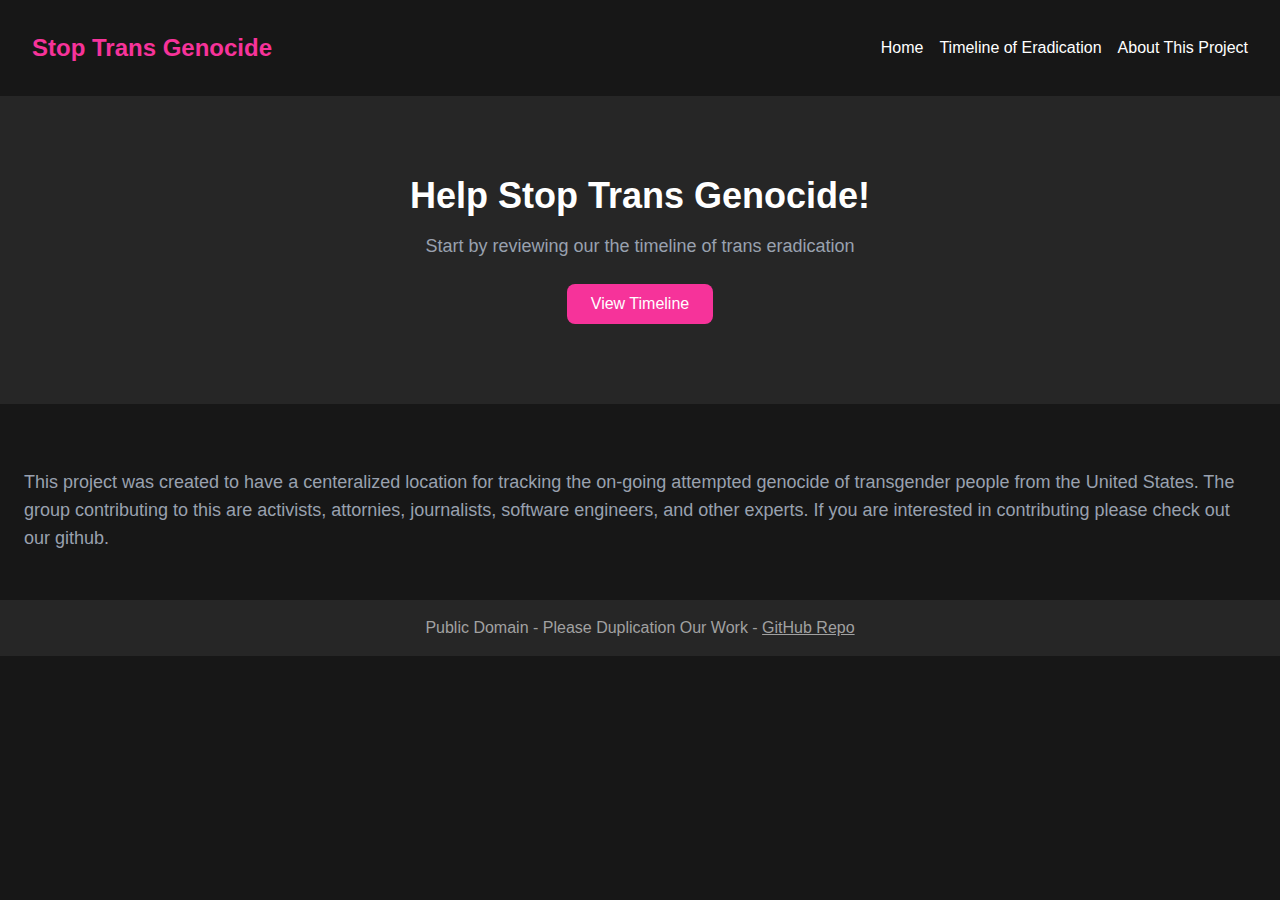
<file: index.html>
<!DOCTYPE html>
<html lang="en" class="dark">
<head>
    <meta charset="UTF-8">
    <meta name="viewport" content="width=device-width, initial-scale=1.0">
    <title>Stop Trans Genocide</title>
    <link href="./css/styles.css" rel="stylesheet">

</head>
<body class="bg-neutral-900 text-white font-poppins">
    <nav class="p-8 bg-neutral-900 shadow-md">
        <div class="container mx-auto flex justify-between items-center">
            <a href="./index.html"><h1 class="text-2xl font-bold text-pink-500">Stop Trans Genocide</h1></a>
            <ul class="flex space-x-4">
                <li><a href="./index.html" class="hover:text-gray-400">Home</a></li>
                <li><a href="./html/timeline.html" class="hover:text-gray-400">Timeline of Eradication</a></li>
                <li><a href="./html/about.html" class="hover:text-gray-400">About This Project</a></li>
            </ul>
        </div>
    </nav>

    <header class="flex items-center justify-center py-20 text-center bg-neutral-800">
        <div >
            <h2 class="text-4xl font-bold">Help Stop Trans Genocide!</h2>
            <p class="mt-4 text-lg text-gray-400">Start by reviewing our the timeline of trans eradication</p>
            <a href="./html/timeline.html" class="mt-6 px-6 py-2 bg-pink-500 hover:bg-blue-500 rounded-lg inline-block">View Timeline</a>
        </div>
    </header>

    <main class="container mx-auto py-12 px-6">
        <p class="mt-4 text-lg text-gray-400">This project was created to have a centeralized location for tracking the on-going attempted genocide of transgender people from the United States. The group contributing to this are activists, attornies, journalists, software engineers, and other experts. If you are interested in contributing please check out our github.</p>
    </main>
    
    <footer class="p-4 bg-neutral-800 text-center">
        <p class="text-neutral-400">Public Domain - Please Duplication Our Work - <a class="underline" href="https://github.com/alliraine/stoptransgenocide.com">GitHub Repo</a></p>
    </footer>
</body>
</html>
</file>
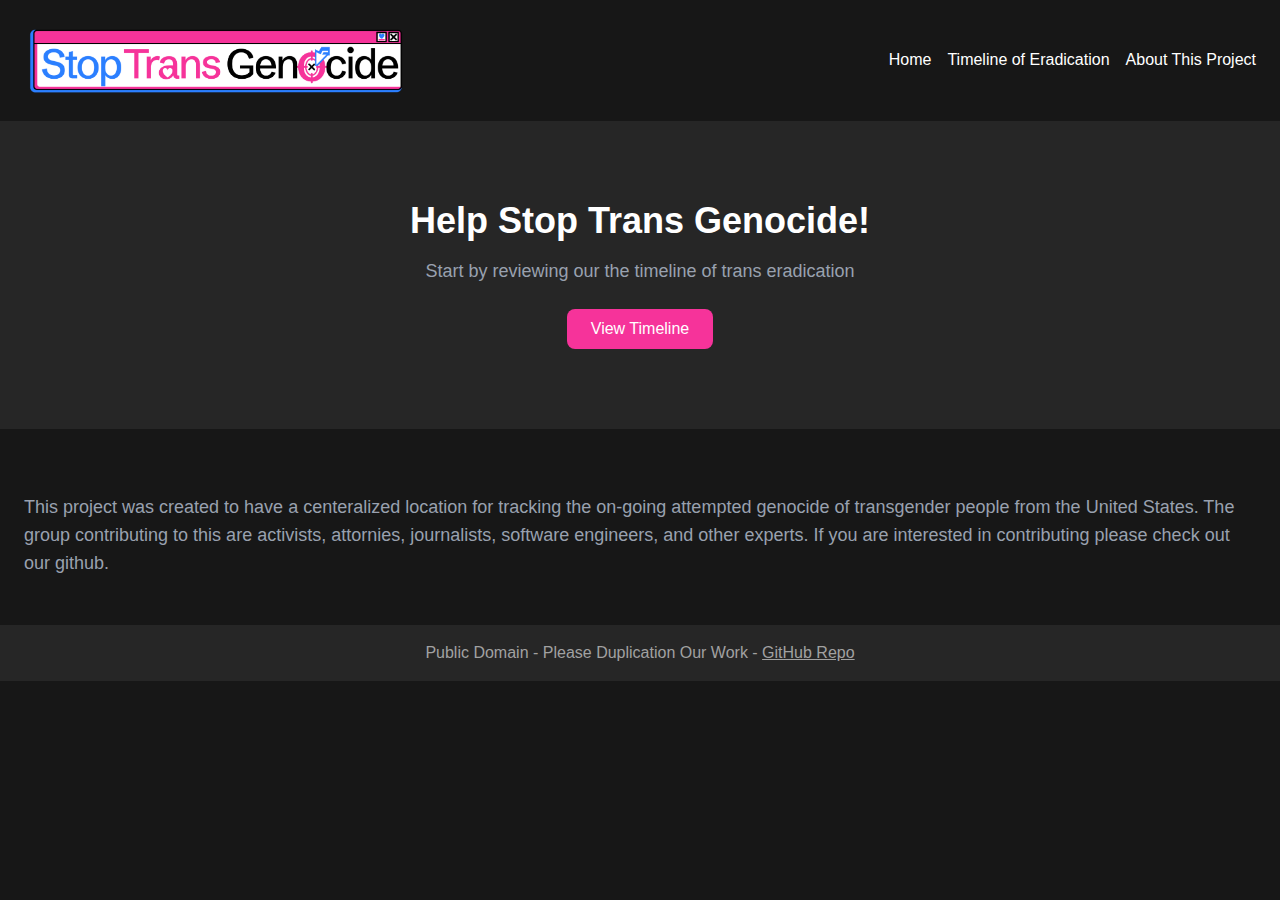
<file: docs/index.html>
<!DOCTYPE html>
<html lang="en" class="dark">
<head>
    <meta charset="UTF-8">
    <meta name="viewport" content="width=device-width, initial-scale=1.0">
    <title>Stop Trans Genocide</title>
    <link href="./static/css/styles.css" rel="stylesheet">
</head>
<body class="bg-neutral-900 text-white font-poppins">
    <nav class="p-6 bg-neutral-900 shadow-md">
    <div class="container mx-auto flex justify-between items-center align-middle">
        <a href="./index.html"><img src="./static/images/Stop Trans Genocide-05.png" alt="Stop Trans Genocide" class="w-48 lg:w-96"></a>
        <ul class="flex space-x-4">
            <li><a href="./index.html" class="hover:text-gray-400">Home</a></li>
            <li><a href="./timeline.html" class="hover:text-gray-400">Timeline of Eradication</a></li>
            <li><a href="./about.html" class="hover:text-gray-400">About This Project</a></li>
        </ul>
    </div>
</nav>
    <header class="flex items-center justify-center py-20 text-center bg-neutral-800">
        <div >
            <h2 class="text-4xl font-bold">Help Stop Trans Genocide!</h2>
            <p class="mt-4 text-lg text-gray-400">Start by reviewing our the timeline of trans eradication</p>
            <a href="./timeline.html" class="mt-6 px-6 py-2 bg-pink-500 hover:bg-blue-500 rounded-lg inline-block">View Timeline</a>
        </div>
    </header>

    <main class="container mx-auto py-12 px-6">
        <p class="mt-4 text-lg text-gray-400">This project was created to have a centeralized location for tracking the on-going attempted genocide of transgender people from the United States. The group contributing to this are activists, attornies, journalists, software engineers, and other experts. If you are interested in contributing please check out our github.</p>
    </main>
    <footer class="p-4 bg-neutral-800 text-center">
    <p class="text-neutral-400">Public Domain - Please Duplication Our Work - <a class="underline" href="https://github.com/stoptransgenocide/stoptransgenocide.com">GitHub Repo</a></p>
</footer>
</body>
</html>
</file>
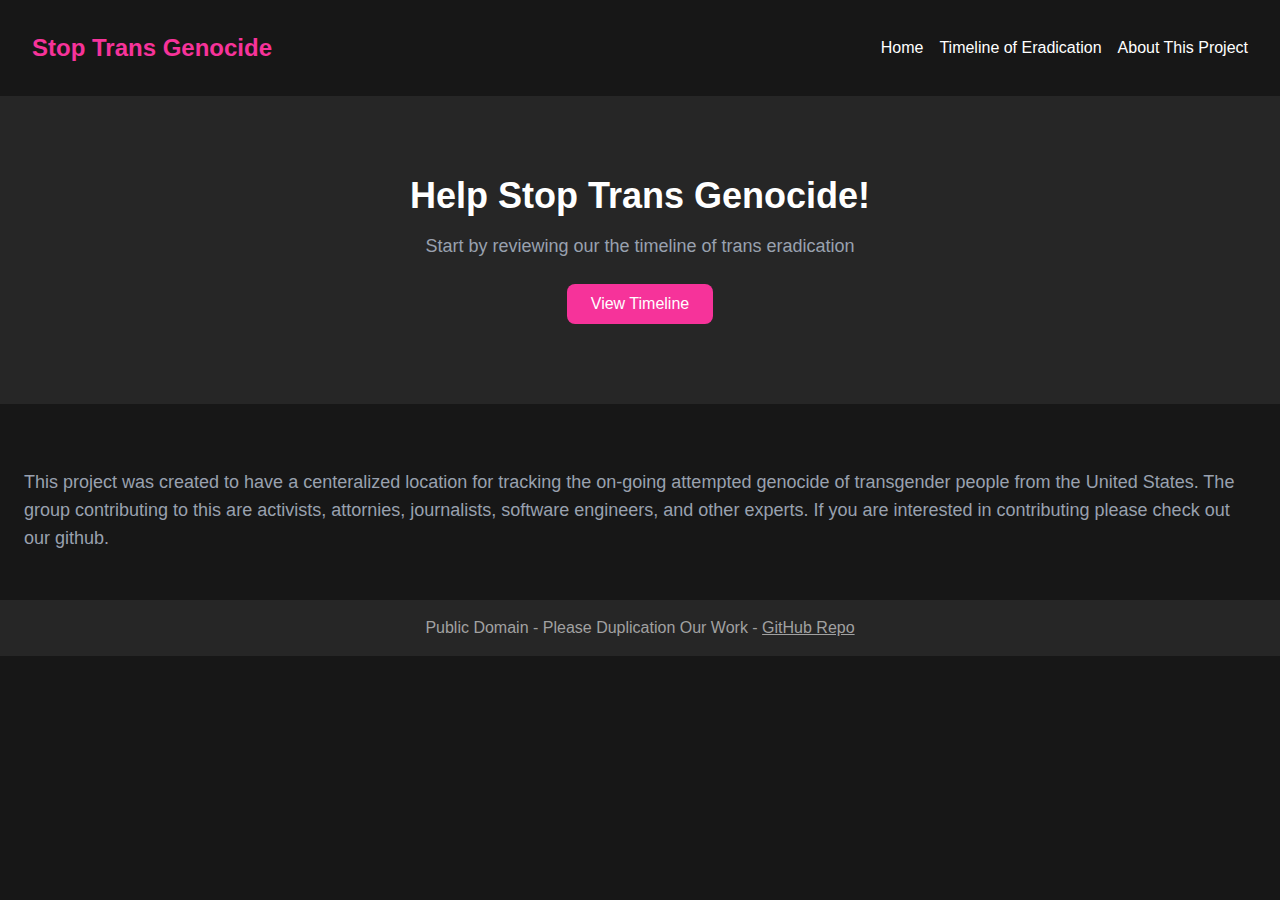
<file: output/index.html>
<!DOCTYPE html>
<html lang="en" class="dark">
<head>
    <meta charset="UTF-8">
    <meta name="viewport" content="width=device-width, initial-scale=1.0">
    <title>Stop Trans Genocide</title>
    <link href="./static/css/styles.css" rel="stylesheet">

</head>
<body class="bg-neutral-900 text-white font-poppins">
    <nav class="p-8 bg-neutral-900 shadow-md">
        <div class="container mx-auto flex justify-between items-center">
            <a href="./index.html"><h1 class="text-2xl font-bold text-pink-500">Stop Trans Genocide</h1></a>
            <ul class="flex space-x-4">
                <li><a href="./index.html" class="hover:text-gray-400">Home</a></li>
                <li><a href="./timeline.html" class="hover:text-gray-400">Timeline of Eradication</a></li>
                <li><a href="./about.html" class="hover:text-gray-400">About This Project</a></li>
            </ul>
        </div>
    </nav>

    <header class="flex items-center justify-center py-20 text-center bg-neutral-800">
        <div >
            <h2 class="text-4xl font-bold">Help Stop Trans Genocide!</h2>
            <p class="mt-4 text-lg text-gray-400">Start by reviewing our the timeline of trans eradication</p>
            <a href="./html/timeline.html" class="mt-6 px-6 py-2 bg-pink-500 hover:bg-blue-500 rounded-lg inline-block">View Timeline</a>
        </div>
    </header>

    <main class="container mx-auto py-12 px-6">
        <p class="mt-4 text-lg text-gray-400">This project was created to have a centeralized location for tracking the on-going attempted genocide of transgender people from the United States. The group contributing to this are activists, attornies, journalists, software engineers, and other experts. If you are interested in contributing please check out our github.</p>
    </main>
    
    <footer class="p-4 bg-neutral-800 text-center">
        <p class="text-neutral-400">Public Domain - Please Duplication Our Work - <a class="underline" href="https://github.com/stoptransgenocide/stoptransgenocide.com">GitHub Repo</a></p>
    </footer>
</body>
</html>
</file>
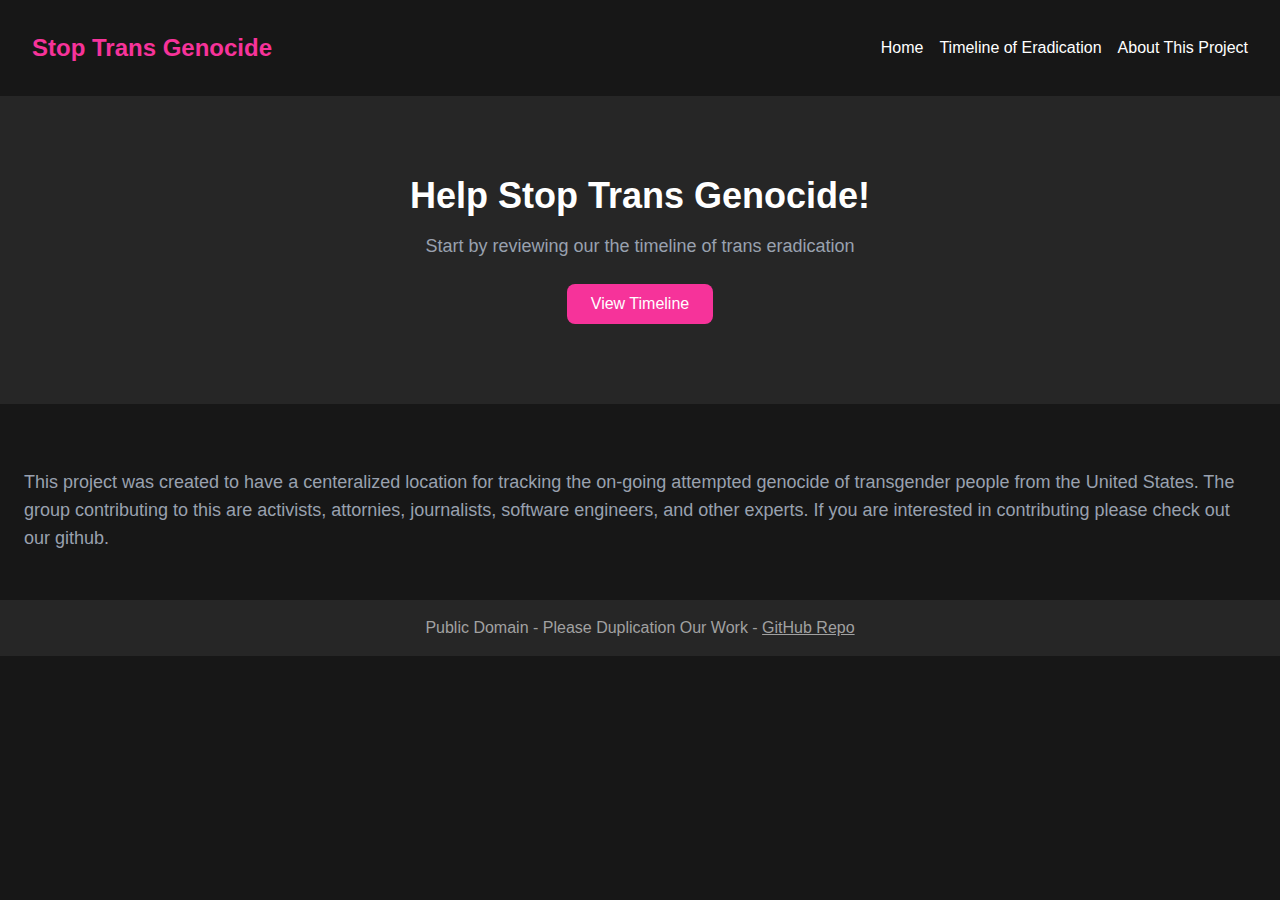
<file: src/index.html>
<!DOCTYPE html>
<html lang="en" class="dark">
<head>
    <meta charset="UTF-8">
    <meta name="viewport" content="width=device-width, initial-scale=1.0">
    <title>Stop Trans Genocide</title>
    <link href="./static/css/styles.css" rel="stylesheet">

</head>
<body class="bg-neutral-900 text-white font-poppins">
    <nav class="p-8 bg-neutral-900 shadow-md">
        <div class="container mx-auto flex justify-between items-center">
            <a href="./index.html"><h1 class="text-2xl font-bold text-pink-500">Stop Trans Genocide</h1></a>
            <ul class="flex space-x-4">
                <li><a href="./index.html" class="hover:text-gray-400">Home</a></li>
                <li><a href="./timeline.html" class="hover:text-gray-400">Timeline of Eradication</a></li>
                <li><a href="./about.html" class="hover:text-gray-400">About This Project</a></li>
            </ul>
        </div>
    </nav>

    <header class="flex items-center justify-center py-20 text-center bg-neutral-800">
        <div >
            <h2 class="text-4xl font-bold">Help Stop Trans Genocide!</h2>
            <p class="mt-4 text-lg text-gray-400">Start by reviewing our the timeline of trans eradication</p>
            <a href="./html/timeline.html" class="mt-6 px-6 py-2 bg-pink-500 hover:bg-blue-500 rounded-lg inline-block">View Timeline</a>
        </div>
    </header>

    <main class="container mx-auto py-12 px-6">
        <p class="mt-4 text-lg text-gray-400">This project was created to have a centeralized location for tracking the on-going attempted genocide of transgender people from the United States. The group contributing to this are activists, attornies, journalists, software engineers, and other experts. If you are interested in contributing please check out our github.</p>
    </main>
    
    <footer class="p-4 bg-neutral-800 text-center">
        <p class="text-neutral-400">Public Domain - Please Duplication Our Work - <a class="underline" href="https://github.com/stoptransgenocide/stoptransgenocide.com">GitHub Repo</a></p>
    </footer>
</body>
</html>
</file>
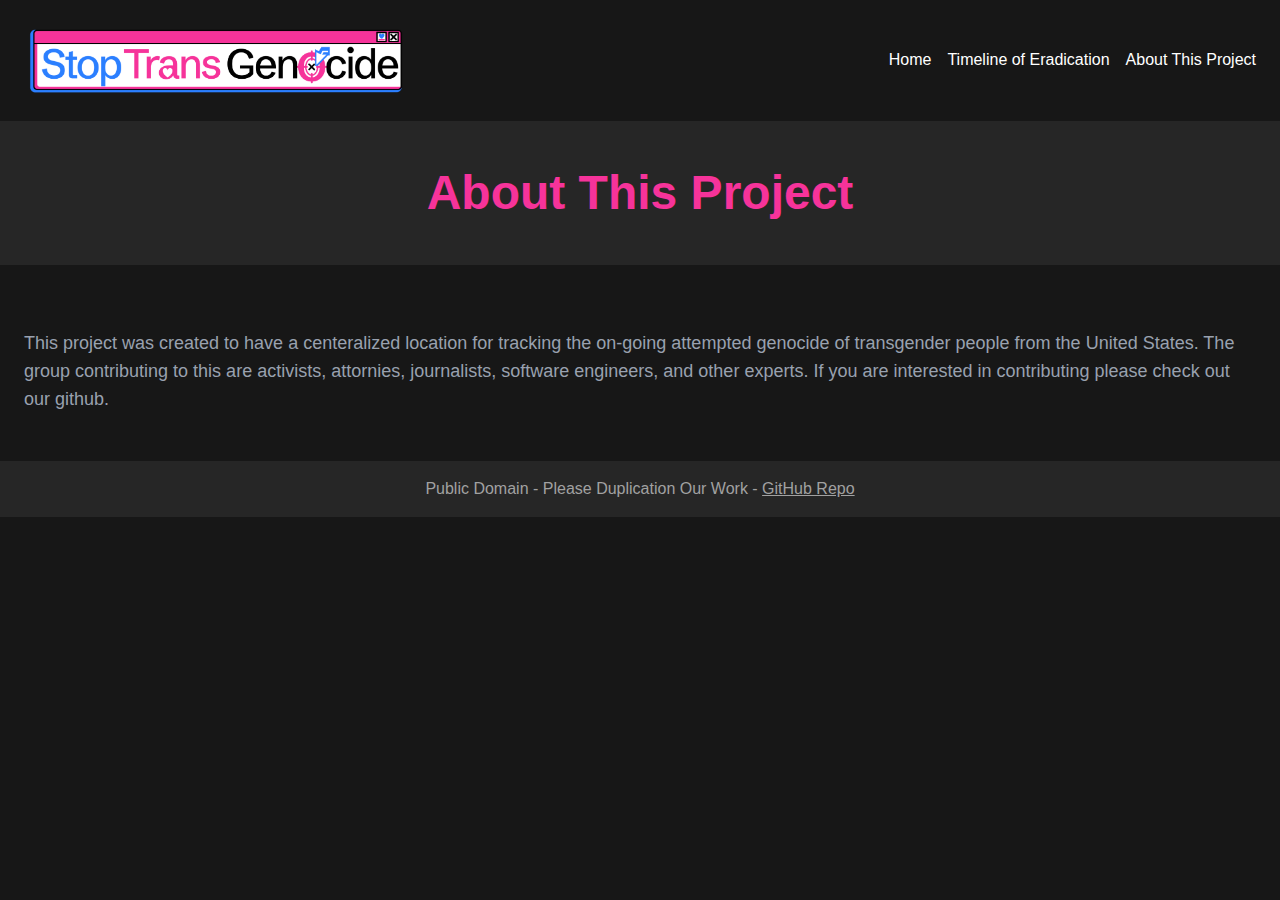
<file: docs/about.html>
<!DOCTYPE html>
<html lang="en" class="dark">
<head>
    <meta charset="UTF-8">
    <meta name="viewport" content="width=device-width, initial-scale=1.0">
    <title>Stop Trans Genocide</title>
    <link href="./static/css/styles.css" rel="stylesheet">
</head>
<body class="bg-neutral-900 text-white font-poppins">
    <nav class="p-6 bg-neutral-900 shadow-md">
    <div class="container mx-auto flex justify-between items-center align-middle">
        <a href="./index.html"><img src="./static/images/Stop Trans Genocide-05.png" alt="Stop Trans Genocide" class="w-48 lg:w-96"></a>
        <ul class="flex space-x-4">
            <li><a href="./index.html" class="hover:text-gray-400">Home</a></li>
            <li><a href="./timeline.html" class="hover:text-gray-400">Timeline of Eradication</a></li>
            <li><a href="./about.html" class="hover:text-gray-400">About This Project</a></li>
        </ul>
    </div>
</nav>
    <div class="py-12 bg-neutral-800">
        <h2 class="text-5xl font-bold text-center text-pink-500">About This Project</h2>
    </div>
    <main class="container mx-auto py-12 px-6">
        <p class="mt-4 text-lg text-gray-400">This project was created to have a centeralized location for tracking the on-going attempted genocide of transgender people from the United States. The group contributing to this are activists, attornies, journalists, software engineers, and other experts. If you are interested in contributing please check out our github.</p>
    </main>
    
    <footer class="p-4 bg-neutral-800 text-center">
    <p class="text-neutral-400">Public Domain - Please Duplication Our Work - <a class="underline" href="https://github.com/stoptransgenocide/stoptransgenocide.com">GitHub Repo</a></p>
</footer>
</body>
</html>
</file>
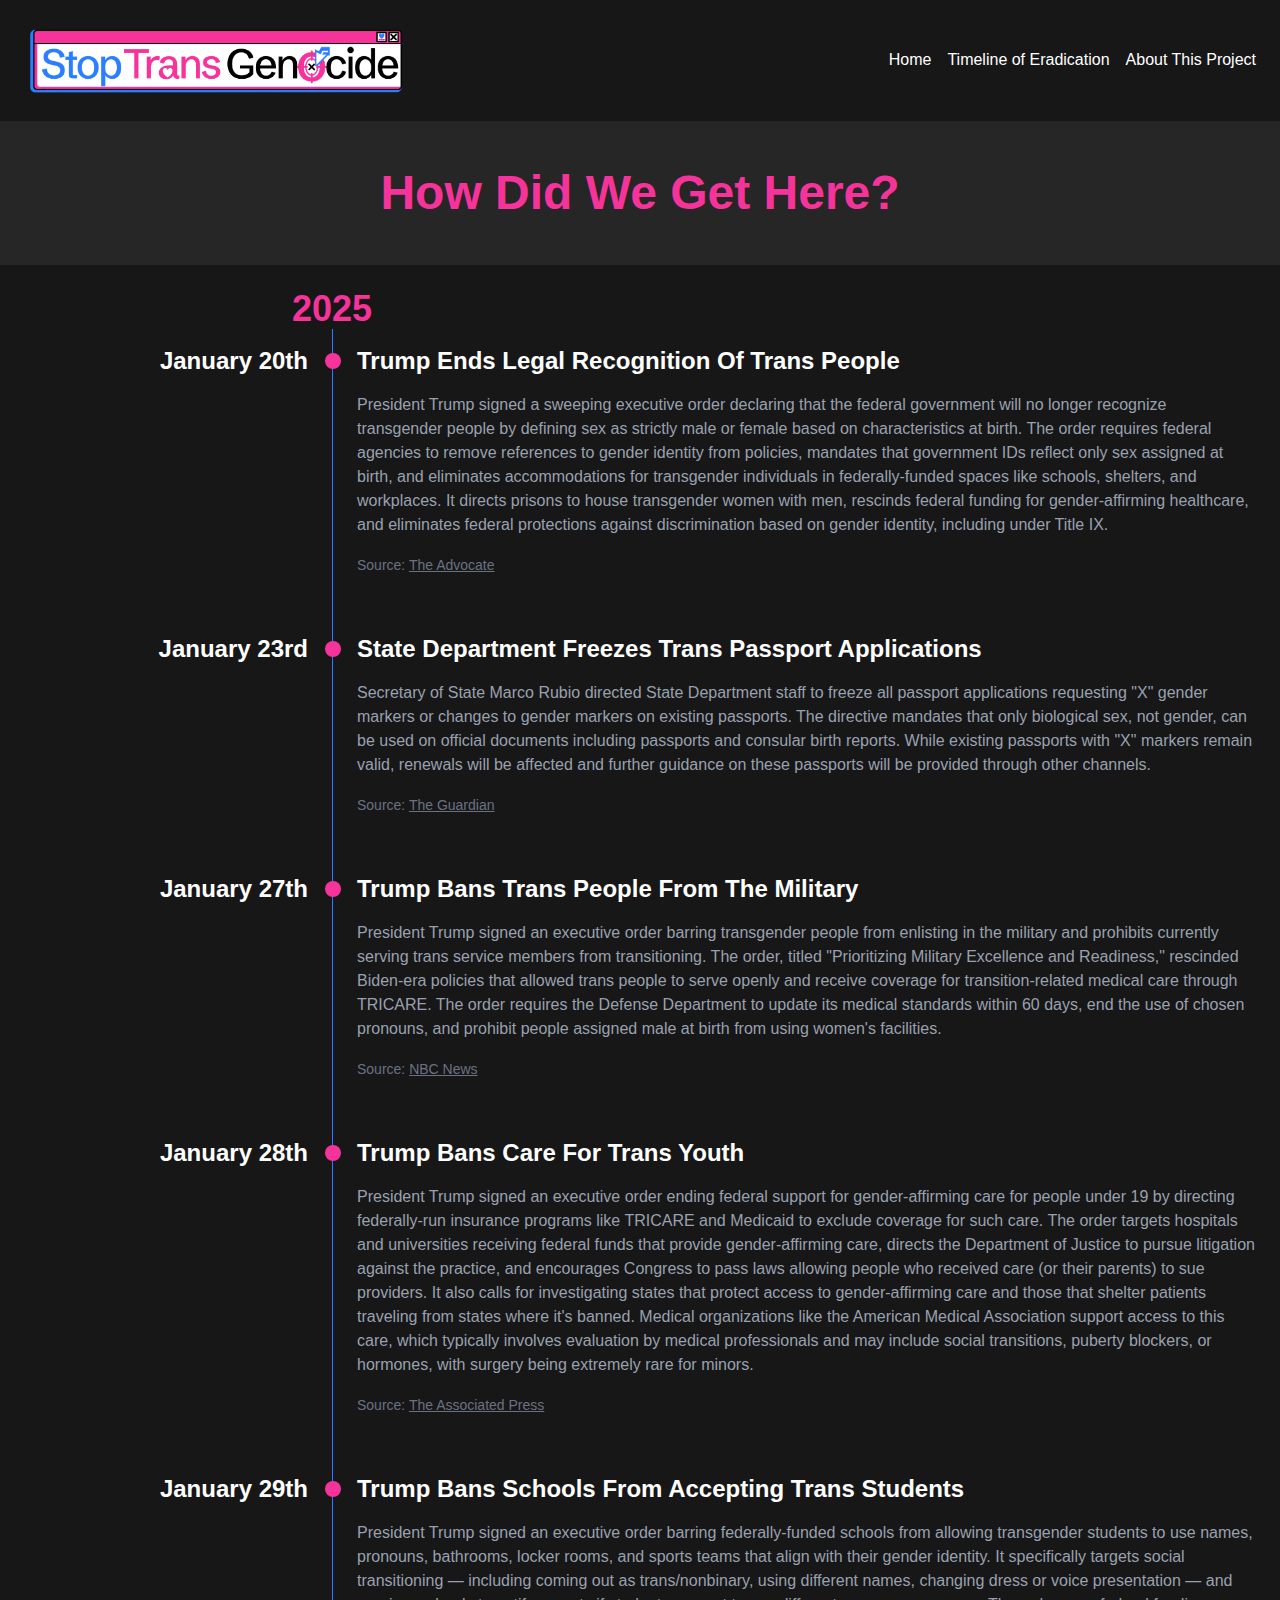
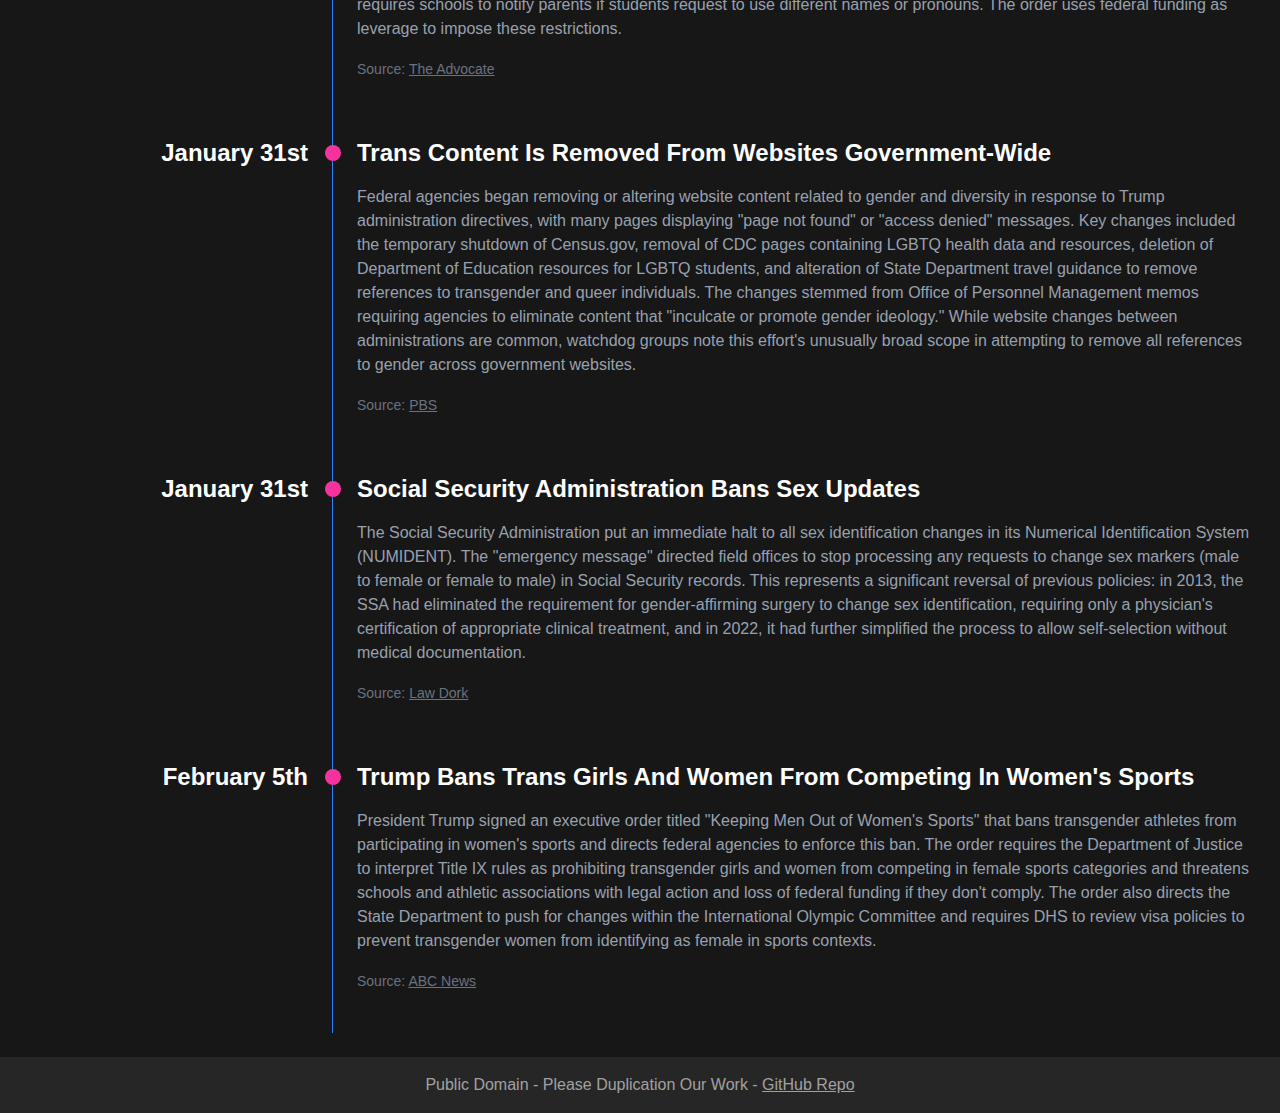
<file: docs/timeline.html>
<!DOCTYPE html>
<html lang="en" class="dark">
<head>
    <meta charset="UTF-8">
    <meta name="viewport" content="width=device-width, initial-scale=1.0">
    <title>Stop Trans Genocide</title>
    <link href="./static/css/styles.css" rel="stylesheet">

</head>
<body class="bg-neutral-900 text-white font-poppins">
    <nav class="p-6 bg-neutral-900 shadow-md">
    <div class="container mx-auto flex justify-between items-center align-middle">
        <a href="./index.html"><img src="./static/images/Stop Trans Genocide-05.png" alt="Stop Trans Genocide" class="w-48 lg:w-96"></a>
        <ul class="flex space-x-4">
            <li><a href="./index.html" class="hover:text-gray-400">Home</a></li>
            <li><a href="./timeline.html" class="hover:text-gray-400">Timeline of Eradication</a></li>
            <li><a href="./about.html" class="hover:text-gray-400">About This Project</a></li>
        </ul>
    </div>
</nav>
    <div class="py-12 bg-neutral-800">
        <h2 class="text-5xl font-bold text-center text-pink-500">How Did We Get Here?</h2>
    </div>
    <main class="container mx-auto p-6">
        <div class="grid grid-cols-4">
            <div class="col-span-1 text-right">
                <h3 class="relative text-2xl lg:text-4xl font-semibold capitalize text-pink-500 -right-7 lg:-right-10 ">2025</h3>
            </div>
        </div>
        <div class="flex flex-col">

        
            <div class="grid grid-cols-4">
                <div class="col-span-1 text-right pr-6 pt-4">
                    <h3 class="text-lg lg:text-2xl font-semibold capitalize">January 20th</h3>
                </div>
                <div class="col-span-3 pb-10 pl-6 border-l border-blue-500">
                    <div class="relative w-4 h-4 bg-pink-500 rounded-full -left-8 -bottom-6"></div>
                    <h3 class="text-lg lg:text-2xl font-semibold capitalize">Trump ends legal recognition of trans people</h3>
                    <p class="py-4 text-gray-400">President Trump signed a sweeping executive order declaring that the federal government will no longer recognize transgender people by defining sex as strictly male or female based on characteristics at birth. The order requires federal agencies to remove references to gender identity from policies, mandates that government IDs reflect only sex assigned at birth, and eliminates accommodations for transgender individuals in federally-funded spaces like schools, shelters, and workplaces. It directs prisons to house transgender women with men, rescinds federal funding for gender-affirming healthcare, and eliminates federal protections against discrimination based on gender identity, including under Title IX.</p>
                    <span class="text-sm text-gray-500">Source: <a href="https://www.advocate.com/politics/donald-trump-invalidates-transgender-identities" class="underline" target="_blank">The Advocate</a></span><br>
                </div>
            </div>
        
            <div class="grid grid-cols-4">
                <div class="col-span-1 text-right pr-6 pt-4">
                    <h3 class="text-lg lg:text-2xl font-semibold capitalize">January 23rd</h3>
                </div>
                <div class="col-span-3 pb-10 pl-6 border-l border-blue-500">
                    <div class="relative w-4 h-4 bg-pink-500 rounded-full -left-8 -bottom-6"></div>
                    <h3 class="text-lg lg:text-2xl font-semibold capitalize">State Department freezes trans passport applications</h3>
                    <p class="py-4 text-gray-400">Secretary of State Marco Rubio directed State Department staff to freeze all passport applications requesting "X" gender markers or changes to gender markers on existing passports. The directive mandates that only biological sex, not gender, can be used on official documents including passports and consular birth reports. While existing passports with "X" markers remain valid, renewals will be affected and further guidance on these passports will be provided through other channels. </p>
                    <span class="text-sm text-gray-500">Source: <a href="https://www.theguardian.com/us-news/2025/jan/23/trump-rubio-x-gender-passport" class="underline" target="_blank">The Guardian</a></span><br>
                </div>
            </div>
        
            <div class="grid grid-cols-4">
                <div class="col-span-1 text-right pr-6 pt-4">
                    <h3 class="text-lg lg:text-2xl font-semibold capitalize">January 27th</h3>
                </div>
                <div class="col-span-3 pb-10 pl-6 border-l border-blue-500">
                    <div class="relative w-4 h-4 bg-pink-500 rounded-full -left-8 -bottom-6"></div>
                    <h3 class="text-lg lg:text-2xl font-semibold capitalize">Trump bans trans people from the military</h3>
                    <p class="py-4 text-gray-400">President Trump signed an executive order barring transgender people from enlisting in the military and prohibits currently serving trans service members from transitioning. The order, titled "Prioritizing Military Excellence and Readiness," rescinded Biden-era policies that allowed trans people to serve openly and receive coverage for transition-related medical care through TRICARE. The order requires the Defense Department to update its medical standards within 60 days, end the use of chosen pronouns, and prohibit people assigned male at birth from using women's facilities.</p>
                    <span class="text-sm text-gray-500">Source: <a href="https://www.nbcnews.com/nbc-out/out-politics-and-policy/trump-executive-order-transgender-military-dei-rcna189470" class="underline" target="_blank">NBC News</a></span><br>
                </div>
            </div>
        
            <div class="grid grid-cols-4">
                <div class="col-span-1 text-right pr-6 pt-4">
                    <h3 class="text-lg lg:text-2xl font-semibold capitalize">January 28th</h3>
                </div>
                <div class="col-span-3 pb-10 pl-6 border-l border-blue-500">
                    <div class="relative w-4 h-4 bg-pink-500 rounded-full -left-8 -bottom-6"></div>
                    <h3 class="text-lg lg:text-2xl font-semibold capitalize">Trump bans care for trans youth</h3>
                    <p class="py-4 text-gray-400">President Trump signed an executive order ending federal support for gender-affirming care for people under 19 by directing federally-run insurance programs like TRICARE and Medicaid to exclude coverage for such care. The order targets hospitals and universities receiving federal funds that provide gender-affirming care, directs the Department of Justice to pursue litigation against the practice, and encourages Congress to pass laws allowing people who received care (or their parents) to sue providers. It also calls for investigating states that protect access to gender-affirming care and those that shelter patients traveling from states where it's banned. Medical organizations like the American Medical Association support access to this care, which typically involves evaluation by medical professionals and may include social transitions, puberty blockers, or hormones, with surgery being extremely rare for minors.</p>
                    <span class="text-sm text-gray-500">Source: <a href="https://apnews.com/article/trump-transgender-transition-executive-order-301e4130233b411311978f66f455f1c4" class="underline" target="_blank">The Associated Press</a></span><br>
                </div>
            </div>
        
            <div class="grid grid-cols-4">
                <div class="col-span-1 text-right pr-6 pt-4">
                    <h3 class="text-lg lg:text-2xl font-semibold capitalize">January 29th</h3>
                </div>
                <div class="col-span-3 pb-10 pl-6 border-l border-blue-500">
                    <div class="relative w-4 h-4 bg-pink-500 rounded-full -left-8 -bottom-6"></div>
                    <h3 class="text-lg lg:text-2xl font-semibold capitalize">Trump bans schools from accepting trans students</h3>
                    <p class="py-4 text-gray-400">President Trump signed an executive order barring federally-funded schools from allowing transgender students to use names, pronouns, bathrooms, locker rooms, and sports teams that align with their gender identity. It specifically targets social transitioning — including coming out as trans/nonbinary, using different names, changing dress or voice presentation — and requires schools to notify parents if students request to use different names or pronouns. The order uses federal funding as leverage to impose these restrictions.</p>
                    <span class="text-sm text-gray-500">Source: <a href="https://www.advocate.com/politics/trump-executive-order-transgender-students" class="underline" target="_blank">The Advocate</a></span><br>
                </div>
            </div>
        
            <div class="grid grid-cols-4">
                <div class="col-span-1 text-right pr-6 pt-4">
                    <h3 class="text-lg lg:text-2xl font-semibold capitalize">January 31st</h3>
                </div>
                <div class="col-span-3 pb-10 pl-6 border-l border-blue-500">
                    <div class="relative w-4 h-4 bg-pink-500 rounded-full -left-8 -bottom-6"></div>
                    <h3 class="text-lg lg:text-2xl font-semibold capitalize">Trans content is removed from websites government-wide</h3>
                    <p class="py-4 text-gray-400">Federal agencies began removing or altering website content related to gender and diversity in response to Trump administration directives, with many pages displaying "page not found" or "access denied" messages. Key changes included the temporary shutdown of Census.gov, removal of CDC pages containing LGBTQ health data and resources, deletion of Department of Education resources for LGBTQ students, and alteration of State Department travel guidance to remove references to transgender and queer individuals. The changes stemmed from Office of Personnel Management memos requiring agencies to eliminate content that "inculcate or promote gender ideology." While website changes between administrations are common, watchdog groups note this effort's unusually broad scope in attempting to remove all references to gender across government websites.</p>
                    <span class="text-sm text-gray-500">Source: <a href="https://www.pbs.org/newshour/health/health-info-wiped-from-federal-websites-following-trump-order-targeting-transgender-rights" class="underline" target="_blank">PBS</a></span><br>
                </div>
            </div>
        
            <div class="grid grid-cols-4">
                <div class="col-span-1 text-right pr-6 pt-4">
                    <h3 class="text-lg lg:text-2xl font-semibold capitalize">January 31st</h3>
                </div>
                <div class="col-span-3 pb-10 pl-6 border-l border-blue-500">
                    <div class="relative w-4 h-4 bg-pink-500 rounded-full -left-8 -bottom-6"></div>
                    <h3 class="text-lg lg:text-2xl font-semibold capitalize">Social Security Administration bans sex updates</h3>
                    <p class="py-4 text-gray-400">The Social Security Administration put an immediate halt to all sex identification changes in its Numerical Identification System (NUMIDENT). The "emergency message" directed field offices to stop processing any requests to change sex markers (male to female or female to male) in Social Security records. This represents a significant reversal of previous policies: in 2013, the SSA had eliminated the requirement for gender-affirming surgery to change sex identification, requiring only a physician's certification of appropriate clinical treatment, and in 2022, it had further simplified the process to allow self-selection without medical documentation.</p>
                    <span class="text-sm text-gray-500">Source: <a href="https://www.lawdork.com/p/social-security-stops-sex-identification-changes" class="underline" target="_blank">Law Dork</a></span><br>
                </div>
            </div>
        
            <div class="grid grid-cols-4">
                <div class="col-span-1 text-right pr-6 pt-4">
                    <h3 class="text-lg lg:text-2xl font-semibold capitalize">February 5th</h3>
                </div>
                <div class="col-span-3 pb-10 pl-6 border-l border-blue-500">
                    <div class="relative w-4 h-4 bg-pink-500 rounded-full -left-8 -bottom-6"></div>
                    <h3 class="text-lg lg:text-2xl font-semibold capitalize">Trump bans trans girls and women from competing in women's sports</h3>
                    <p class="py-4 text-gray-400">President Trump signed an executive order titled "Keeping Men Out of Women's Sports" that bans transgender athletes from participating in women's sports and directs federal agencies to enforce this ban. The order requires the Department of Justice to interpret Title IX rules as prohibiting transgender girls and women from competing in female sports categories and threatens schools and athletic associations with legal action and loss of federal funding if they don't comply. The order also directs the State Department to push for changes within the International Olympic Committee and requires DHS to review visa policies to prevent transgender women from identifying as female in sports contexts.</p>
                    <span class="text-sm text-gray-500">Source: <a href="https://abcnews.go.com/amp/Politics/trump-sign-executive-order-banning-transgender-athletes-womens/story?id=118468478" class="underline" target="_blank">ABC News</a></span><br>
                </div>
            </div>
        

        </div>
    </main>
    
    <footer class="p-4 bg-neutral-800 text-center">
    <p class="text-neutral-400">Public Domain - Please Duplication Our Work - <a class="underline" href="https://github.com/stoptransgenocide/stoptransgenocide.com">GitHub Repo</a></p>
</footer>
</body>
</html>
</file>
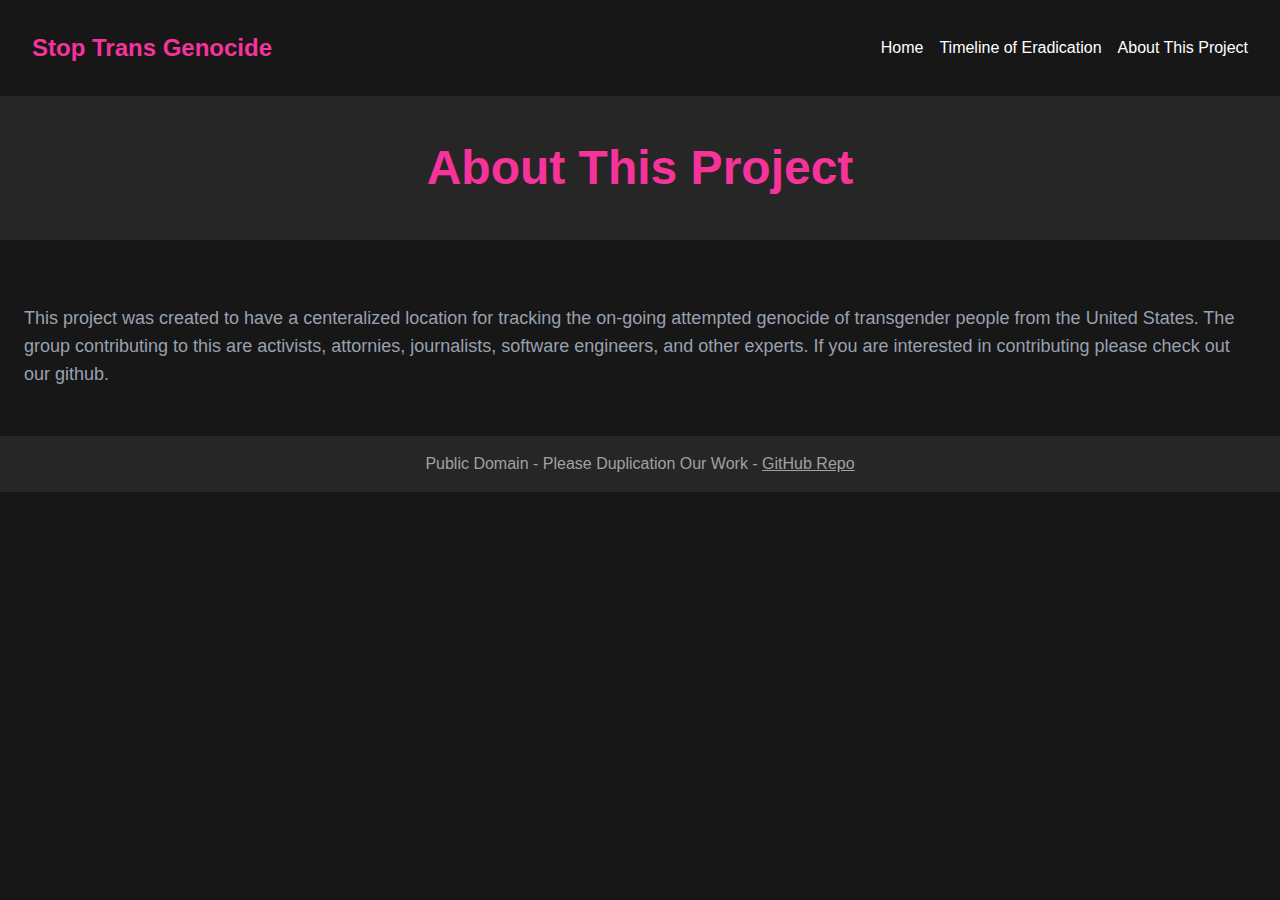
<file: html/about.html>
<!DOCTYPE html>
<html lang="en" class="dark">
<head>
    <meta charset="UTF-8">
    <meta name="viewport" content="width=device-width, initial-scale=1.0">
    <title>Stop Trans Genocide</title>
    <link href="../css/styles.css" rel="stylesheet">

</head>
<body class="bg-neutral-900 text-white font-poppins">
    <nav class="p-8 bg-neutral-900 shadow-md">
        <div class="container mx-auto flex justify-between items-center">
            <a href="../index.html"><h1 class="text-2xl font-bold text-pink-500">Stop Trans Genocide</h1></a>
            <ul class="flex space-x-4">
                <li><a href="../index.html" class="hover:text-gray-400">Home</a></li>
                <li><a href="./timeline.html" class="hover:text-gray-400">Timeline of Eradication</a></li>
                <li><a href="./about.html" class="hover:text-gray-400">About This Project</a></li>
            </ul>
        </div>
    </nav>
    <div class="py-12 bg-neutral-800">
        <h2 class="text-5xl font-bold text-center text-pink-500">About This Project</h2>
    </div>
    <main class="container mx-auto py-12 px-6">
        <p class="mt-4 text-lg text-gray-400">This project was created to have a centeralized location for tracking the on-going attempted genocide of transgender people from the United States. The group contributing to this are activists, attornies, journalists, software engineers, and other experts. If you are interested in contributing please check out our github.</p>
    </main>
    
    <footer class="p-4 bg-neutral-800 text-center">
        <p class="text-neutral-400">Public Domain - Please Duplication Our Work - <a class="underline" href="https://github.com/alliraine/stoptransgenocide.com">GitHub Repo</a></p>
    </footer>
</body>
</html>
</file>
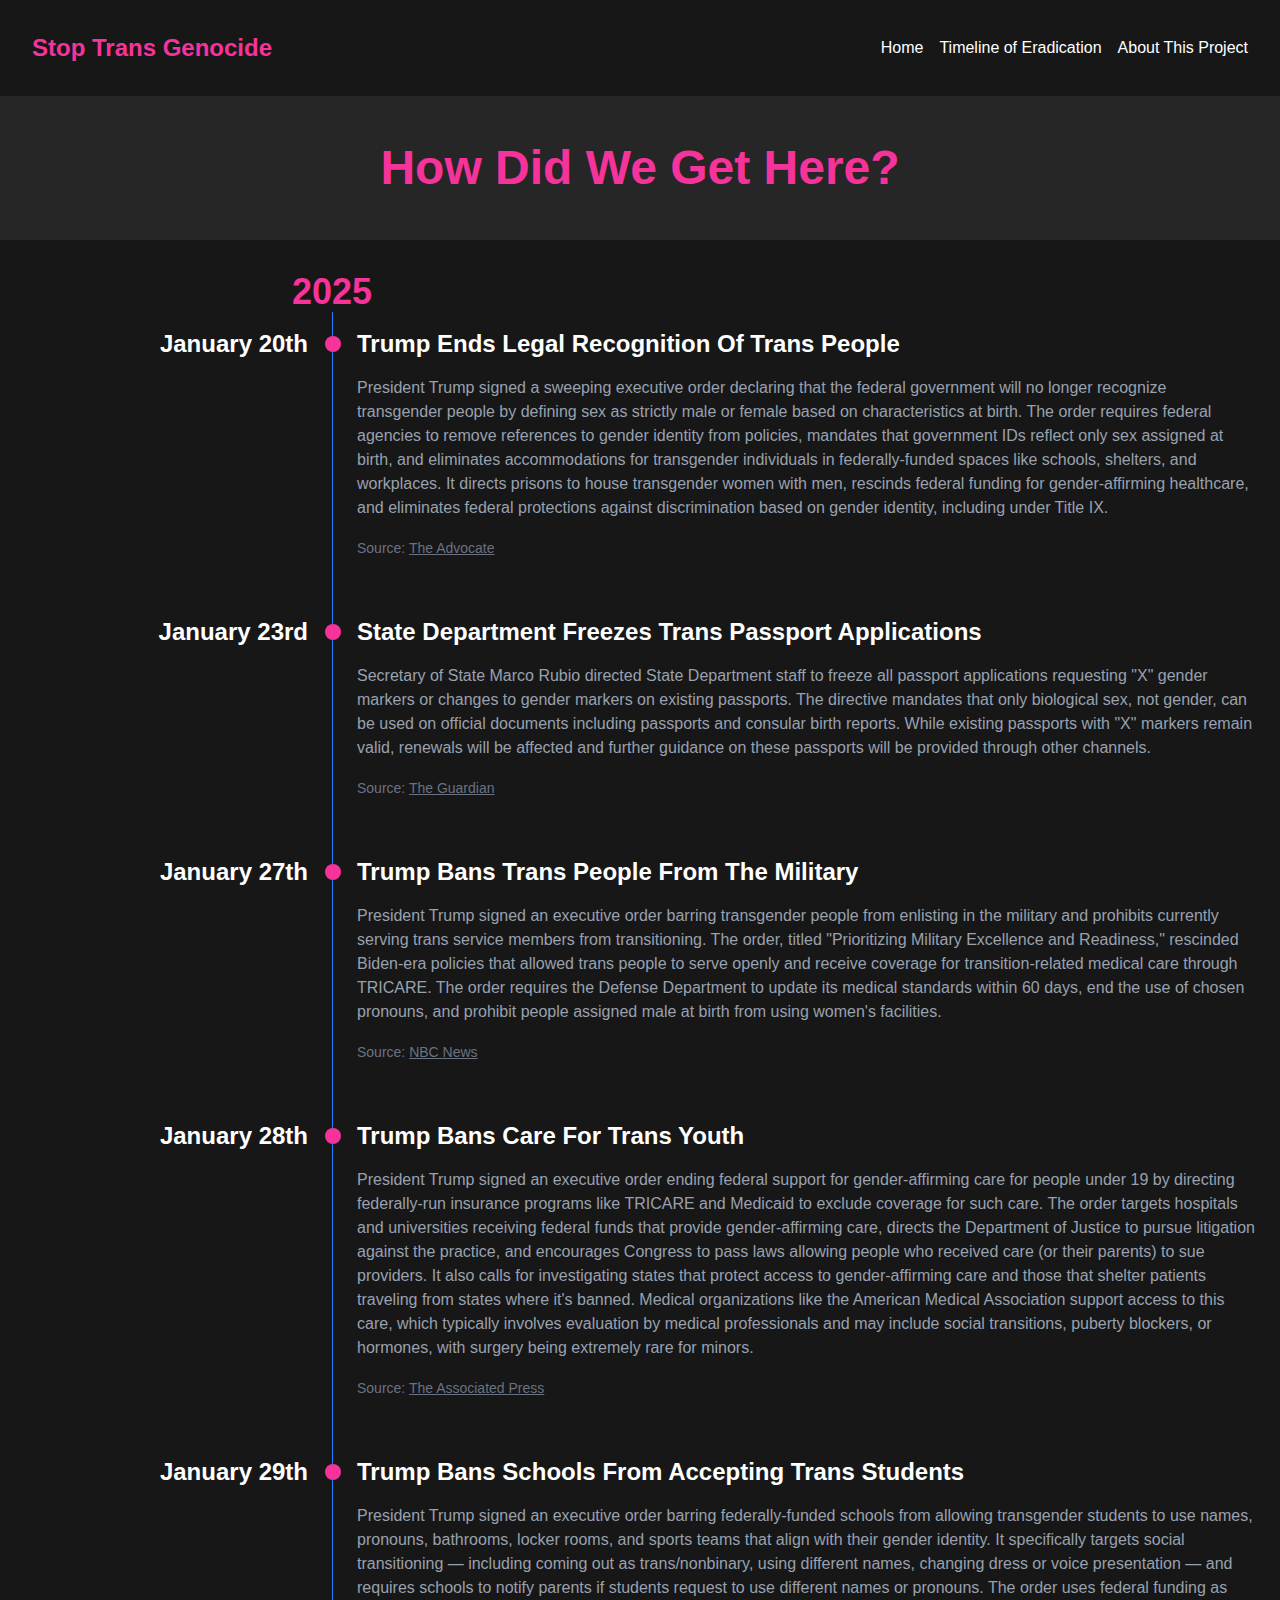
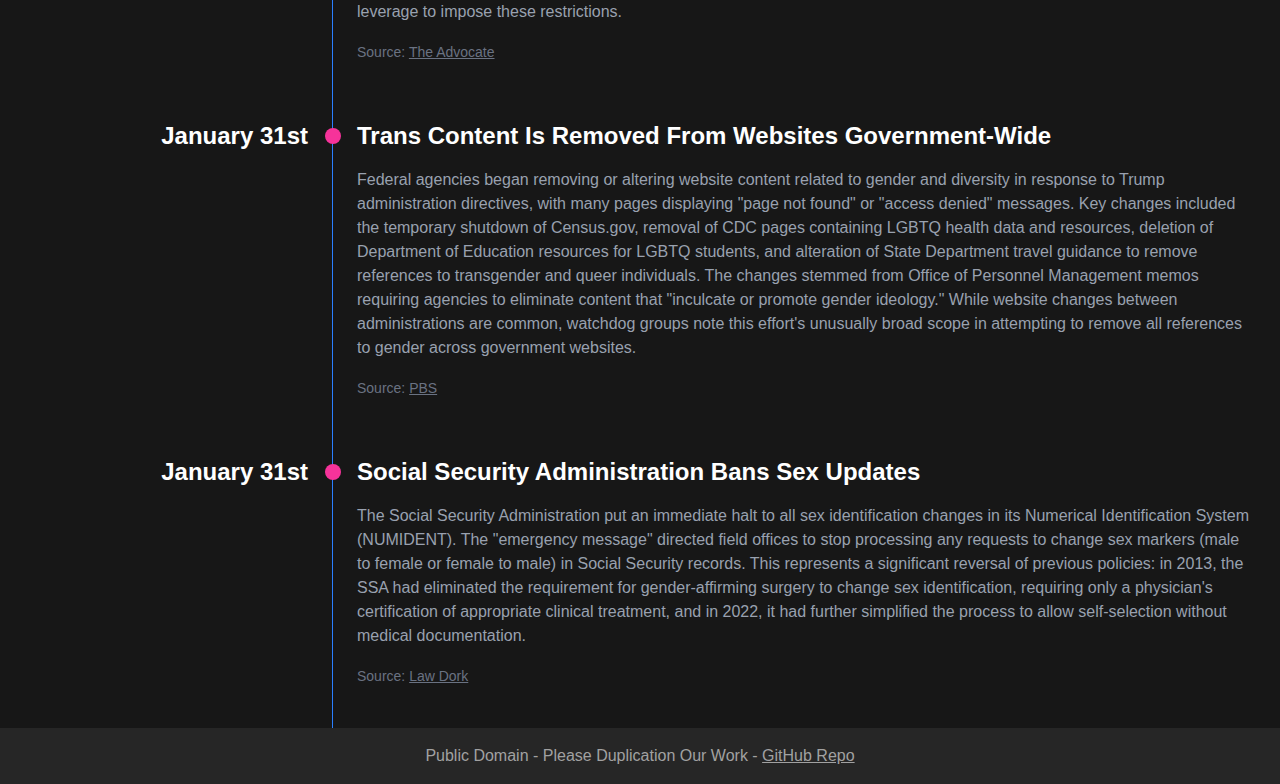
<file: html/timeline.html>
<!DOCTYPE html>
<html lang="en" class="dark">
<head>
    <meta charset="UTF-8">
    <meta name="viewport" content="width=device-width, initial-scale=1.0">
    <title>Stop Trans Genocide</title>
    <link href="../css/styles.css" rel="stylesheet">

</head>
<body class="bg-neutral-900 text-white font-poppins">
    <nav class="p-8 bg-neutral-900 shadow-md">
        <div class="container mx-auto flex justify-between items-center">
            <a href="../index.html"><h1 class="text-2xl font-bold text-pink-500">Stop Trans Genocide</h1></a>
            <ul class="flex space-x-4">
                <li><a href="../index.html" class="hover:text-gray-400">Home</a></li>
                <li><a href="./timeline.html" class="hover:text-gray-400">Timeline of Eradication</a></li>
                <li><a href="./about.html" class="hover:text-gray-400">About This Project</a></li>
            </ul>
        </div>
    </nav>
    <div class="py-12 bg-neutral-800">
        <h2 class="text-5xl font-bold text-center text-pink-500">How Did We Get Here?</h2>
    </div>
    <main class="container mx-auto px-6">
        <h3 class="text-4xl font-semibold capitalize ml-67 mt-8 text-pink-500">2025</h3>
        <div class="flex flex-col">

        <div class="grid grid-cols-4">
            <div class="col-span-1 text-right pr-6 pt-4">
                <h3 class="text-2xl font-semibold capitalize">January 20th</h3>
            </div>
            <div class="col-span-3 pb-10 pl-6 border-l border-blue-500">
                <div class="relative w-4 h-4 bg-pink-500 rounded-full -left-8 -bottom-6"></div>
                <h3 class="text-2xl font-semibold capitalize">Trump ends legal recognition of trans people</h3>
                <p class="py-4 text-gray-400">President Trump signed a sweeping executive order declaring that the federal government will no longer recognize transgender people by defining sex as strictly male or female based on characteristics at birth. The order requires federal agencies to remove references to gender identity from policies, mandates that government IDs reflect only sex assigned at birth, and eliminates accommodations for transgender individuals in federally-funded spaces like schools, shelters, and workplaces. It directs prisons to house transgender women with men, rescinds federal funding for gender-affirming healthcare, and eliminates federal protections against discrimination based on gender identity, including under Title IX.</p>
                <span class="text-sm text-gray-500">Source: <a href="https://www.advocate.com/politics/donald-trump-invalidates-transgender-identities" class="underline" target="_blank">The Advocate</a></span><br>
            </div>
        </div>
        
        <div class="grid grid-cols-4">
            <div class="col-span-1 text-right pr-6 pt-4">
                <h3 class="text-2xl font-semibold capitalize">January 23rd</h3>
            </div>
            <div class="col-span-3 pb-10 pl-6 border-l border-blue-500">
                <div class="relative w-4 h-4 bg-pink-500 rounded-full -left-8 -bottom-6"></div>
                <h3 class="text-2xl font-semibold capitalize">State Department freezes trans passport applications</h3>
                <p class="py-4 text-gray-400">Secretary of State Marco Rubio directed State Department staff to freeze all passport applications requesting "X" gender markers or changes to gender markers on existing passports. The directive mandates that only biological sex, not gender, can be used on official documents including passports and consular birth reports. While existing passports with "X" markers remain valid, renewals will be affected and further guidance on these passports will be provided through other channels. </p>
                <span class="text-sm text-gray-500">Source: <a href="https://www.theguardian.com/us-news/2025/jan/23/trump-rubio-x-gender-passport" class="underline" target="_blank">The Guardian</a></span><br>
            </div>
        </div>
        
        <div class="grid grid-cols-4">
            <div class="col-span-1 text-right pr-6 pt-4">
                <h3 class="text-2xl font-semibold capitalize">January 27th</h3>
            </div>
            <div class="col-span-3 pb-10 pl-6 border-l border-blue-500">
                <div class="relative w-4 h-4 bg-pink-500 rounded-full -left-8 -bottom-6"></div>
                <h3 class="text-2xl font-semibold capitalize">Trump bans trans people from the military</h3>
                <p class="py-4 text-gray-400">President Trump signed an executive order barring transgender people from enlisting in the military and prohibits currently serving trans service members from transitioning. The order, titled "Prioritizing Military Excellence and Readiness," rescinded Biden-era policies that allowed trans people to serve openly and receive coverage for transition-related medical care through TRICARE. The order requires the Defense Department to update its medical standards within 60 days, end the use of chosen pronouns, and prohibit people assigned male at birth from using women's facilities.</p>
                <span class="text-sm text-gray-500">Source: <a href="https://www.nbcnews.com/nbc-out/out-politics-and-policy/trump-executive-order-transgender-military-dei-rcna189470" class="underline" target="_blank">NBC News</a></span><br>
            </div>
        </div>
        
        <div class="grid grid-cols-4">
            <div class="col-span-1 text-right pr-6 pt-4">
                <h3 class="text-2xl font-semibold capitalize">January 28th</h3>
            </div>
            <div class="col-span-3 pb-10 pl-6 border-l border-blue-500">
                <div class="relative w-4 h-4 bg-pink-500 rounded-full -left-8 -bottom-6"></div>
                <h3 class="text-2xl font-semibold capitalize">Trump bans care for trans youth</h3>
                <p class="py-4 text-gray-400">President Trump signed an executive order ending federal support for gender-affirming care for people under 19 by directing federally-run insurance programs like TRICARE and Medicaid to exclude coverage for such care. The order targets hospitals and universities receiving federal funds that provide gender-affirming care, directs the Department of Justice to pursue litigation against the practice, and encourages Congress to pass laws allowing people who received care (or their parents) to sue providers. It also calls for investigating states that protect access to gender-affirming care and those that shelter patients traveling from states where it's banned. Medical organizations like the American Medical Association support access to this care, which typically involves evaluation by medical professionals and may include social transitions, puberty blockers, or hormones, with surgery being extremely rare for minors.</p>
                <span class="text-sm text-gray-500">Source: <a href="https://apnews.com/article/trump-transgender-transition-executive-order-301e4130233b411311978f66f455f1c4" class="underline" target="_blank">The Associated Press</a></span><br>
            </div>
        </div>
        
        <div class="grid grid-cols-4">
            <div class="col-span-1 text-right pr-6 pt-4">
                <h3 class="text-2xl font-semibold capitalize">January 29th</h3>
            </div>
            <div class="col-span-3 pb-10 pl-6 border-l border-blue-500">
                <div class="relative w-4 h-4 bg-pink-500 rounded-full -left-8 -bottom-6"></div>
                <h3 class="text-2xl font-semibold capitalize">Trump bans schools from accepting trans students</h3>
                <p class="py-4 text-gray-400">President Trump signed an executive order barring federally-funded schools from allowing transgender students to use names, pronouns, bathrooms, locker rooms, and sports teams that align with their gender identity. It specifically targets social transitioning — including coming out as trans/nonbinary, using different names, changing dress or voice presentation — and requires schools to notify parents if students request to use different names or pronouns. The order uses federal funding as leverage to impose these restrictions.</p>
                <span class="text-sm text-gray-500">Source: <a href="https://www.advocate.com/politics/trump-executive-order-transgender-students" class="underline" target="_blank">The Advocate</a></span><br>
            </div>
        </div>
        
        <div class="grid grid-cols-4">
            <div class="col-span-1 text-right pr-6 pt-4">
                <h3 class="text-2xl font-semibold capitalize">January 31st</h3>
            </div>
            <div class="col-span-3 pb-10 pl-6 border-l border-blue-500">
                <div class="relative w-4 h-4 bg-pink-500 rounded-full -left-8 -bottom-6"></div>
                <h3 class="text-2xl font-semibold capitalize">Trans content is removed from websites government-wide</h3>
                <p class="py-4 text-gray-400">Federal agencies began removing or altering website content related to gender and diversity in response to Trump administration directives, with many pages displaying "page not found" or "access denied" messages. Key changes included the temporary shutdown of Census.gov, removal of CDC pages containing LGBTQ health data and resources, deletion of Department of Education resources for LGBTQ students, and alteration of State Department travel guidance to remove references to transgender and queer individuals. The changes stemmed from Office of Personnel Management memos requiring agencies to eliminate content that "inculcate or promote gender ideology." While website changes between administrations are common, watchdog groups note this effort's unusually broad scope in attempting to remove all references to gender across government websites.</p>
                <span class="text-sm text-gray-500">Source: <a href="https://www.pbs.org/newshour/health/health-info-wiped-from-federal-websites-following-trump-order-targeting-transgender-rights" class="underline" target="_blank">PBS</a></span><br>
            </div>
        </div>
        
        <div class="grid grid-cols-4">
            <div class="col-span-1 text-right pr-6 pt-4">
                <h3 class="text-2xl font-semibold capitalize">January 31st</h3>
            </div>
            <div class="col-span-3 pb-10 pl-6 border-l border-blue-500">
                <div class="relative w-4 h-4 bg-pink-500 rounded-full -left-8 -bottom-6"></div>
                <h3 class="text-2xl font-semibold capitalize">Social Security Administration bans sex updates</h3>
                <p class="py-4 text-gray-400">The Social Security Administration put an immediate halt to all sex identification changes in its Numerical Identification System (NUMIDENT). The "emergency message" directed field offices to stop processing any requests to change sex markers (male to female or female to male) in Social Security records. This represents a significant reversal of previous policies: in 2013, the SSA had eliminated the requirement for gender-affirming surgery to change sex identification, requiring only a physician's certification of appropriate clinical treatment, and in 2022, it had further simplified the process to allow self-selection without medical documentation.</p>
                <span class="text-sm text-gray-500">Source: <a href="https://www.lawdork.com/p/social-security-stops-sex-identification-changes" class="underline" target="_blank">Law Dork</a></span><br>
            </div>
        </div>
        
        </div>
    </main>
    
    <footer class="p-4 bg-neutral-800 text-center">
        <p class="text-neutral-400">Public Domain - Please Duplication Our Work - <a class="underline" href="https://github.com/alliraine/stoptransgenocide.com">GitHub Repo</a></p>
    </footer>
</body>
</html>
</file>
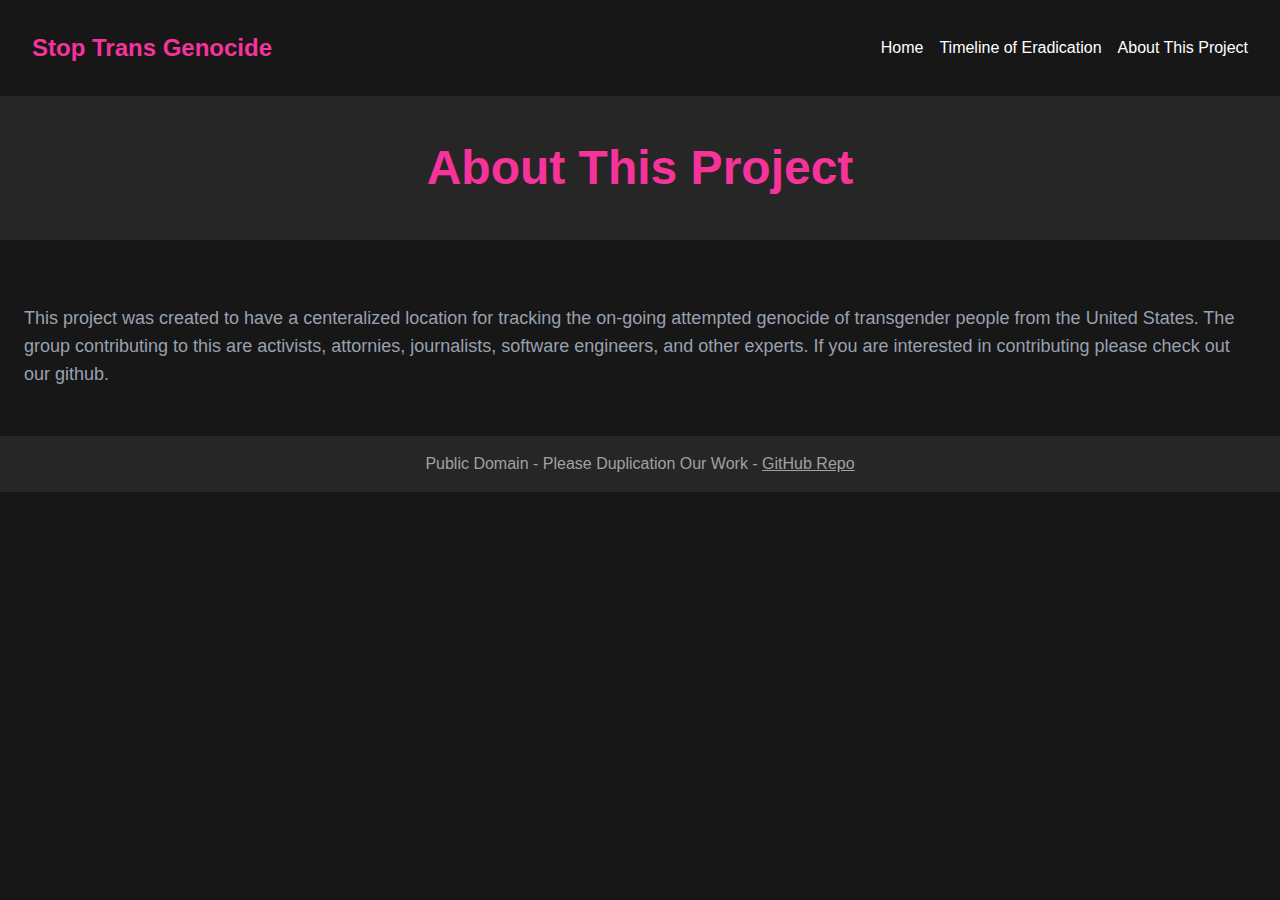
<file: output/about.html>
<!DOCTYPE html>
<html lang="en" class="dark">
<head>
    <meta charset="UTF-8">
    <meta name="viewport" content="width=device-width, initial-scale=1.0">
    <title>Stop Trans Genocide</title>
    <link href="./static/css/styles.css" rel="stylesheet">

</head>
<body class="bg-neutral-900 text-white font-poppins">
    <nav class="p-8 bg-neutral-900 shadow-md">
        <div class="container mx-auto flex justify-between items-center">
            <a href="./index.html"><h1 class="text-2xl font-bold text-pink-500">Stop Trans Genocide</h1></a>
            <ul class="flex space-x-4">
                <li><a href="./index.html" class="hover:text-gray-400">Home</a></li>
                <li><a href="./timeline.html" class="hover:text-gray-400">Timeline of Eradication</a></li>
                <li><a href="./about.html" class="hover:text-gray-400">About This Project</a></li>
            </ul>
        </div>
    </nav>
    <div class="py-12 bg-neutral-800">
        <h2 class="text-5xl font-bold text-center text-pink-500">About This Project</h2>
    </div>
    <main class="container mx-auto py-12 px-6">
        <p class="mt-4 text-lg text-gray-400">This project was created to have a centeralized location for tracking the on-going attempted genocide of transgender people from the United States. The group contributing to this are activists, attornies, journalists, software engineers, and other experts. If you are interested in contributing please check out our github.</p>
    </main>
    
    <footer class="p-4 bg-neutral-800 text-center">
        <p class="text-neutral-400">Public Domain - Please Duplication Our Work - <a class="underline" href="https://github.com/alliraine/stoptransgenocide.com">GitHub Repo</a></p>
    </footer>
</body>
</html>
</file>
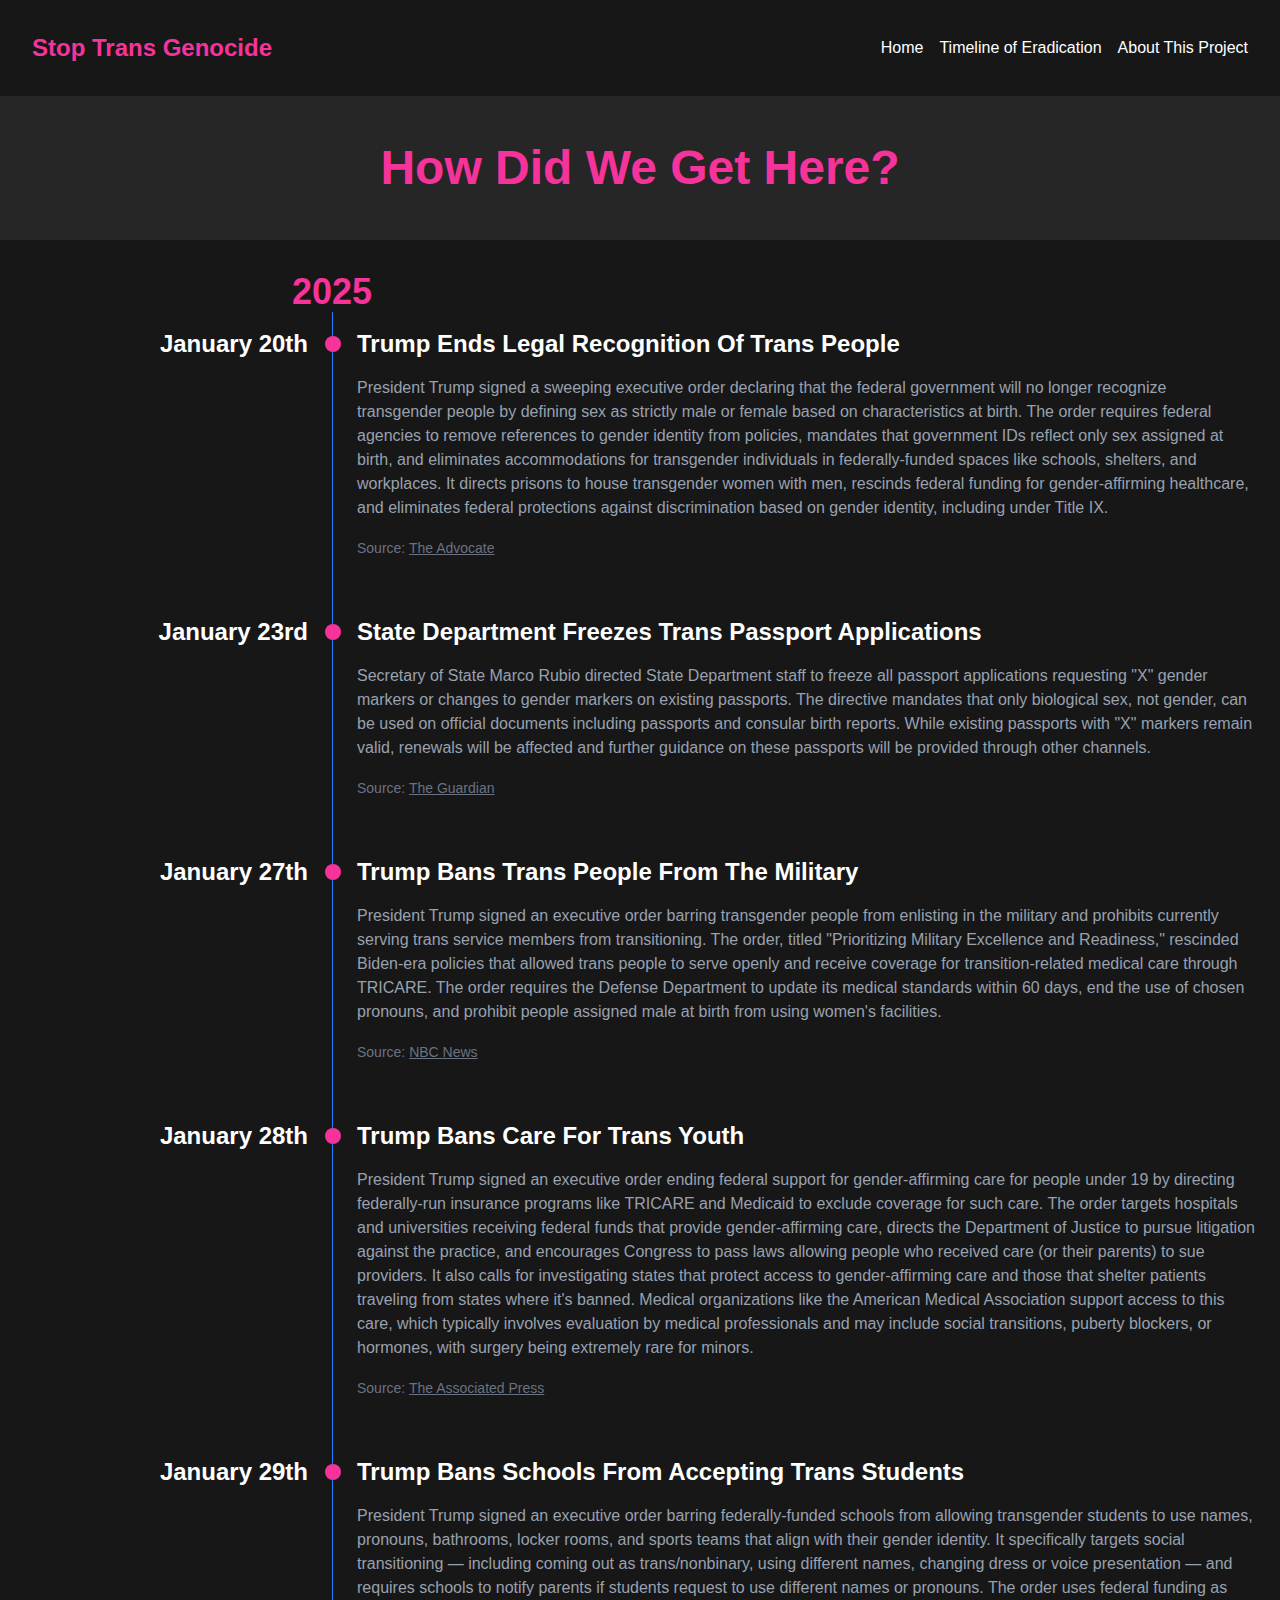
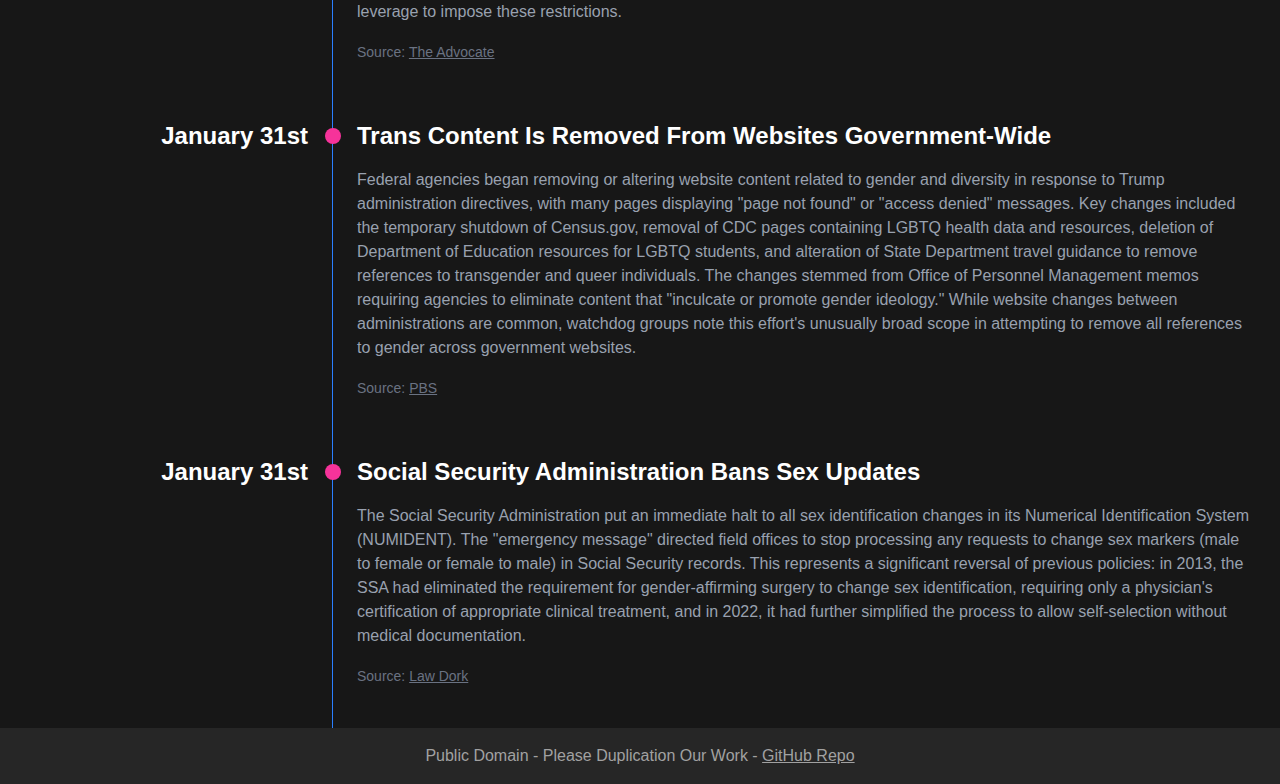
<file: output/timeline.html>
<!DOCTYPE html>
<html lang="en" class="dark">
<head>
    <meta charset="UTF-8">
    <meta name="viewport" content="width=device-width, initial-scale=1.0">
    <title>Stop Trans Genocide</title>
    <link href="./static/css/styles.css" rel="stylesheet">

</head>
<body class="bg-neutral-900 text-white font-poppins">
    <nav class="p-8 bg-neutral-900 shadow-md">
        <div class="container mx-auto flex justify-between items-center">
            <a href="./index.html"><h1 class="text-2xl font-bold text-pink-500">Stop Trans Genocide</h1></a>
            <ul class="flex space-x-4">
                <li><a href="./index.html" class="hover:text-gray-400">Home</a></li>
                <li><a href="./timeline.html" class="hover:text-gray-400">Timeline of Eradication</a></li>
                <li><a href="./about.html" class="hover:text-gray-400">About This Project</a></li>
            </ul>
        </div>
    </nav>
    <div class="py-12 bg-neutral-800">
        <h2 class="text-5xl font-bold text-center text-pink-500">How Did We Get Here?</h2>
    </div>
    <main class="container mx-auto px-6">
        <h3 class="text-4xl font-semibold capitalize ml-67 mt-8 text-pink-500">2025</h3>
        <div class="flex flex-col">

        <div class="grid grid-cols-4">
            <div class="col-span-1 text-right pr-6 pt-4">
                <h3 class="text-2xl font-semibold capitalize">January 20th</h3>
            </div>
            <div class="col-span-3 pb-10 pl-6 border-l border-blue-500">
                <div class="relative w-4 h-4 bg-pink-500 rounded-full -left-8 -bottom-6"></div>
                <h3 class="text-2xl font-semibold capitalize">Trump ends legal recognition of trans people</h3>
                <p class="py-4 text-gray-400">President Trump signed a sweeping executive order declaring that the federal government will no longer recognize transgender people by defining sex as strictly male or female based on characteristics at birth. The order requires federal agencies to remove references to gender identity from policies, mandates that government IDs reflect only sex assigned at birth, and eliminates accommodations for transgender individuals in federally-funded spaces like schools, shelters, and workplaces. It directs prisons to house transgender women with men, rescinds federal funding for gender-affirming healthcare, and eliminates federal protections against discrimination based on gender identity, including under Title IX.</p>
                <span class="text-sm text-gray-500">Source: <a href="https://www.advocate.com/politics/donald-trump-invalidates-transgender-identities" class="underline" target="_blank">The Advocate</a></span><br>
            </div>
        </div>
        
        <div class="grid grid-cols-4">
            <div class="col-span-1 text-right pr-6 pt-4">
                <h3 class="text-2xl font-semibold capitalize">January 23rd</h3>
            </div>
            <div class="col-span-3 pb-10 pl-6 border-l border-blue-500">
                <div class="relative w-4 h-4 bg-pink-500 rounded-full -left-8 -bottom-6"></div>
                <h3 class="text-2xl font-semibold capitalize">State Department freezes trans passport applications</h3>
                <p class="py-4 text-gray-400">Secretary of State Marco Rubio directed State Department staff to freeze all passport applications requesting "X" gender markers or changes to gender markers on existing passports. The directive mandates that only biological sex, not gender, can be used on official documents including passports and consular birth reports. While existing passports with "X" markers remain valid, renewals will be affected and further guidance on these passports will be provided through other channels. </p>
                <span class="text-sm text-gray-500">Source: <a href="https://www.theguardian.com/us-news/2025/jan/23/trump-rubio-x-gender-passport" class="underline" target="_blank">The Guardian</a></span><br>
            </div>
        </div>
        
        <div class="grid grid-cols-4">
            <div class="col-span-1 text-right pr-6 pt-4">
                <h3 class="text-2xl font-semibold capitalize">January 27th</h3>
            </div>
            <div class="col-span-3 pb-10 pl-6 border-l border-blue-500">
                <div class="relative w-4 h-4 bg-pink-500 rounded-full -left-8 -bottom-6"></div>
                <h3 class="text-2xl font-semibold capitalize">Trump bans trans people from the military</h3>
                <p class="py-4 text-gray-400">President Trump signed an executive order barring transgender people from enlisting in the military and prohibits currently serving trans service members from transitioning. The order, titled "Prioritizing Military Excellence and Readiness," rescinded Biden-era policies that allowed trans people to serve openly and receive coverage for transition-related medical care through TRICARE. The order requires the Defense Department to update its medical standards within 60 days, end the use of chosen pronouns, and prohibit people assigned male at birth from using women's facilities.</p>
                <span class="text-sm text-gray-500">Source: <a href="https://www.nbcnews.com/nbc-out/out-politics-and-policy/trump-executive-order-transgender-military-dei-rcna189470" class="underline" target="_blank">NBC News</a></span><br>
            </div>
        </div>
        
        <div class="grid grid-cols-4">
            <div class="col-span-1 text-right pr-6 pt-4">
                <h3 class="text-2xl font-semibold capitalize">January 28th</h3>
            </div>
            <div class="col-span-3 pb-10 pl-6 border-l border-blue-500">
                <div class="relative w-4 h-4 bg-pink-500 rounded-full -left-8 -bottom-6"></div>
                <h3 class="text-2xl font-semibold capitalize">Trump bans care for trans youth</h3>
                <p class="py-4 text-gray-400">President Trump signed an executive order ending federal support for gender-affirming care for people under 19 by directing federally-run insurance programs like TRICARE and Medicaid to exclude coverage for such care. The order targets hospitals and universities receiving federal funds that provide gender-affirming care, directs the Department of Justice to pursue litigation against the practice, and encourages Congress to pass laws allowing people who received care (or their parents) to sue providers. It also calls for investigating states that protect access to gender-affirming care and those that shelter patients traveling from states where it's banned. Medical organizations like the American Medical Association support access to this care, which typically involves evaluation by medical professionals and may include social transitions, puberty blockers, or hormones, with surgery being extremely rare for minors.</p>
                <span class="text-sm text-gray-500">Source: <a href="https://apnews.com/article/trump-transgender-transition-executive-order-301e4130233b411311978f66f455f1c4" class="underline" target="_blank">The Associated Press</a></span><br>
            </div>
        </div>
        
        <div class="grid grid-cols-4">
            <div class="col-span-1 text-right pr-6 pt-4">
                <h3 class="text-2xl font-semibold capitalize">January 29th</h3>
            </div>
            <div class="col-span-3 pb-10 pl-6 border-l border-blue-500">
                <div class="relative w-4 h-4 bg-pink-500 rounded-full -left-8 -bottom-6"></div>
                <h3 class="text-2xl font-semibold capitalize">Trump bans schools from accepting trans students</h3>
                <p class="py-4 text-gray-400">President Trump signed an executive order barring federally-funded schools from allowing transgender students to use names, pronouns, bathrooms, locker rooms, and sports teams that align with their gender identity. It specifically targets social transitioning — including coming out as trans/nonbinary, using different names, changing dress or voice presentation — and requires schools to notify parents if students request to use different names or pronouns. The order uses federal funding as leverage to impose these restrictions.</p>
                <span class="text-sm text-gray-500">Source: <a href="https://www.advocate.com/politics/trump-executive-order-transgender-students" class="underline" target="_blank">The Advocate</a></span><br>
            </div>
        </div>
        
        <div class="grid grid-cols-4">
            <div class="col-span-1 text-right pr-6 pt-4">
                <h3 class="text-2xl font-semibold capitalize">January 31st</h3>
            </div>
            <div class="col-span-3 pb-10 pl-6 border-l border-blue-500">
                <div class="relative w-4 h-4 bg-pink-500 rounded-full -left-8 -bottom-6"></div>
                <h3 class="text-2xl font-semibold capitalize">Trans content is removed from websites government-wide</h3>
                <p class="py-4 text-gray-400">Federal agencies began removing or altering website content related to gender and diversity in response to Trump administration directives, with many pages displaying "page not found" or "access denied" messages. Key changes included the temporary shutdown of Census.gov, removal of CDC pages containing LGBTQ health data and resources, deletion of Department of Education resources for LGBTQ students, and alteration of State Department travel guidance to remove references to transgender and queer individuals. The changes stemmed from Office of Personnel Management memos requiring agencies to eliminate content that "inculcate or promote gender ideology." While website changes between administrations are common, watchdog groups note this effort's unusually broad scope in attempting to remove all references to gender across government websites.</p>
                <span class="text-sm text-gray-500">Source: <a href="https://www.pbs.org/newshour/health/health-info-wiped-from-federal-websites-following-trump-order-targeting-transgender-rights" class="underline" target="_blank">PBS</a></span><br>
            </div>
        </div>
        
        <div class="grid grid-cols-4">
            <div class="col-span-1 text-right pr-6 pt-4">
                <h3 class="text-2xl font-semibold capitalize">January 31st</h3>
            </div>
            <div class="col-span-3 pb-10 pl-6 border-l border-blue-500">
                <div class="relative w-4 h-4 bg-pink-500 rounded-full -left-8 -bottom-6"></div>
                <h3 class="text-2xl font-semibold capitalize">Social Security Administration bans sex updates</h3>
                <p class="py-4 text-gray-400">The Social Security Administration put an immediate halt to all sex identification changes in its Numerical Identification System (NUMIDENT). The "emergency message" directed field offices to stop processing any requests to change sex markers (male to female or female to male) in Social Security records. This represents a significant reversal of previous policies: in 2013, the SSA had eliminated the requirement for gender-affirming surgery to change sex identification, requiring only a physician's certification of appropriate clinical treatment, and in 2022, it had further simplified the process to allow self-selection without medical documentation.</p>
                <span class="text-sm text-gray-500">Source: <a href="https://www.lawdork.com/p/social-security-stops-sex-identification-changes" class="underline" target="_blank">Law Dork</a></span><br>
            </div>
        </div>
        
        </div>
    </main>
    
    <footer class="p-4 bg-neutral-800 text-center">
        <p class="text-neutral-400">Public Domain - Please Duplication Our Work - <a class="underline" href="https://github.com/alliraine/stoptransgenocide.com">GitHub Repo</a></p>
    </footer>
</body>
</html>
</file>
<file: css/styles.css>
/*! tailwindcss v4.0.3 | MIT License | https://tailwindcss.com */
@layer theme, base, components, utilities;
@layer theme {
  :root, :host {
    --font-sans: ui-sans-serif, system-ui, sans-serif, "Apple Color Emoji",
      "Segoe UI Emoji", "Segoe UI Symbol", "Noto Color Emoji";
    --font-serif: ui-serif, Georgia, Cambria, "Times New Roman", Times, serif;
    --font-mono: ui-monospace, SFMono-Regular, Menlo, Monaco, Consolas,
      "Liberation Mono", "Courier New", monospace;
    --color-red-50: oklch(0.971 0.013 17.38);
    --color-red-100: oklch(0.936 0.032 17.717);
    --color-red-200: oklch(0.885 0.062 18.334);
    --color-red-300: oklch(0.808 0.114 19.571);
    --color-red-400: oklch(0.704 0.191 22.216);
    --color-red-500: oklch(0.637 0.237 25.331);
    --color-red-600: oklch(0.577 0.245 27.325);
    --color-red-700: oklch(0.505 0.213 27.518);
    --color-red-800: oklch(0.444 0.177 26.899);
    --color-red-900: oklch(0.396 0.141 25.723);
    --color-red-950: oklch(0.258 0.092 26.042);
    --color-orange-50: oklch(0.98 0.016 73.684);
    --color-orange-100: oklch(0.954 0.038 75.164);
    --color-orange-200: oklch(0.901 0.076 70.697);
    --color-orange-300: oklch(0.837 0.128 66.29);
    --color-orange-400: oklch(0.75 0.183 55.934);
    --color-orange-500: oklch(0.705 0.213 47.604);
    --color-orange-600: oklch(0.646 0.222 41.116);
    --color-orange-700: oklch(0.553 0.195 38.402);
    --color-orange-800: oklch(0.47 0.157 37.304);
    --color-orange-900: oklch(0.408 0.123 38.172);
    --color-orange-950: oklch(0.266 0.079 36.259);
    --color-amber-50: oklch(0.987 0.022 95.277);
    --color-amber-100: oklch(0.962 0.059 95.617);
    --color-amber-200: oklch(0.924 0.12 95.746);
    --color-amber-300: oklch(0.879 0.169 91.605);
    --color-amber-400: oklch(0.828 0.189 84.429);
    --color-amber-500: oklch(0.769 0.188 70.08);
    --color-amber-600: oklch(0.666 0.179 58.318);
    --color-amber-700: oklch(0.555 0.163 48.998);
    --color-amber-800: oklch(0.473 0.137 46.201);
    --color-amber-900: oklch(0.414 0.112 45.904);
    --color-amber-950: oklch(0.279 0.077 45.635);
    --color-yellow-50: oklch(0.987 0.026 102.212);
    --color-yellow-100: oklch(0.973 0.071 103.193);
    --color-yellow-200: oklch(0.945 0.129 101.54);
    --color-yellow-300: oklch(0.905 0.182 98.111);
    --color-yellow-400: oklch(0.852 0.199 91.936);
    --color-yellow-500: oklch(0.795 0.184 86.047);
    --color-yellow-600: oklch(0.681 0.162 75.834);
    --color-yellow-700: oklch(0.554 0.135 66.442);
    --color-yellow-800: oklch(0.476 0.114 61.907);
    --color-yellow-900: oklch(0.421 0.095 57.708);
    --color-yellow-950: oklch(0.286 0.066 53.813);
    --color-lime-50: oklch(0.986 0.031 120.757);
    --color-lime-100: oklch(0.967 0.067 122.328);
    --color-lime-200: oklch(0.938 0.127 124.321);
    --color-lime-300: oklch(0.897 0.196 126.665);
    --color-lime-400: oklch(0.841 0.238 128.85);
    --color-lime-500: oklch(0.768 0.233 130.85);
    --color-lime-600: oklch(0.648 0.2 131.684);
    --color-lime-700: oklch(0.532 0.157 131.589);
    --color-lime-800: oklch(0.453 0.124 130.933);
    --color-lime-900: oklch(0.405 0.101 131.063);
    --color-lime-950: oklch(0.274 0.072 132.109);
    --color-green-50: oklch(0.982 0.018 155.826);
    --color-green-100: oklch(0.962 0.044 156.743);
    --color-green-200: oklch(0.925 0.084 155.995);
    --color-green-300: oklch(0.871 0.15 154.449);
    --color-green-400: oklch(0.792 0.209 151.711);
    --color-green-500: oklch(0.723 0.219 149.579);
    --color-green-600: oklch(0.627 0.194 149.214);
    --color-green-700: oklch(0.527 0.154 150.069);
    --color-green-800: oklch(0.448 0.119 151.328);
    --color-green-900: oklch(0.393 0.095 152.535);
    --color-green-950: oklch(0.266 0.065 152.934);
    --color-emerald-50: oklch(0.979 0.021 166.113);
    --color-emerald-100: oklch(0.95 0.052 163.051);
    --color-emerald-200: oklch(0.905 0.093 164.15);
    --color-emerald-300: oklch(0.845 0.143 164.978);
    --color-emerald-400: oklch(0.765 0.177 163.223);
    --color-emerald-500: oklch(0.696 0.17 162.48);
    --color-emerald-600: oklch(0.596 0.145 163.225);
    --color-emerald-700: oklch(0.508 0.118 165.612);
    --color-emerald-800: oklch(0.432 0.095 166.913);
    --color-emerald-900: oklch(0.378 0.077 168.94);
    --color-emerald-950: oklch(0.262 0.051 172.552);
    --color-teal-50: oklch(0.984 0.014 180.72);
    --color-teal-100: oklch(0.953 0.051 180.801);
    --color-teal-200: oklch(0.91 0.096 180.426);
    --color-teal-300: oklch(0.855 0.138 181.071);
    --color-teal-400: oklch(0.777 0.152 181.912);
    --color-teal-500: oklch(0.704 0.14 182.503);
    --color-teal-600: oklch(0.6 0.118 184.704);
    --color-teal-700: oklch(0.511 0.096 186.391);
    --color-teal-800: oklch(0.437 0.078 188.216);
    --color-teal-900: oklch(0.386 0.063 188.416);
    --color-teal-950: oklch(0.277 0.046 192.524);
    --color-cyan-50: oklch(0.984 0.019 200.873);
    --color-cyan-100: oklch(0.956 0.045 203.388);
    --color-cyan-200: oklch(0.917 0.08 205.041);
    --color-cyan-300: oklch(0.865 0.127 207.078);
    --color-cyan-400: oklch(0.789 0.154 211.53);
    --color-cyan-500: oklch(0.715 0.143 215.221);
    --color-cyan-600: oklch(0.609 0.126 221.723);
    --color-cyan-700: oklch(0.52 0.105 223.128);
    --color-cyan-800: oklch(0.45 0.085 224.283);
    --color-cyan-900: oklch(0.398 0.07 227.392);
    --color-cyan-950: oklch(0.302 0.056 229.695);
    --color-sky-50: oklch(0.977 0.013 236.62);
    --color-sky-100: oklch(0.951 0.026 236.824);
    --color-sky-200: oklch(0.901 0.058 230.902);
    --color-sky-300: oklch(0.828 0.111 230.318);
    --color-sky-400: oklch(0.746 0.16 232.661);
    --color-sky-500: oklch(0.685 0.169 237.323);
    --color-sky-600: oklch(0.588 0.158 241.966);
    --color-sky-700: oklch(0.5 0.134 242.749);
    --color-sky-800: oklch(0.443 0.11 240.79);
    --color-sky-900: oklch(0.391 0.09 240.876);
    --color-sky-950: oklch(0.293 0.066 243.157);
    --color-blue-50: oklch(0.97 0.014 254.604);
    --color-blue-100: oklch(0.932 0.032 255.585);
    --color-blue-200: oklch(0.882 0.059 254.128);
    --color-blue-300: oklch(0.809 0.105 251.813);
    --color-blue-400: oklch(0.707 0.165 254.624);
    --color-blue-500: oklch(0.623 0.214 259.815);
    --color-blue-600: oklch(0.546 0.245 262.881);
    --color-blue-700: oklch(0.488 0.243 264.376);
    --color-blue-800: oklch(0.424 0.199 265.638);
    --color-blue-900: oklch(0.379 0.146 265.522);
    --color-blue-950: oklch(0.282 0.091 267.935);
    --color-indigo-50: oklch(0.962 0.018 272.314);
    --color-indigo-100: oklch(0.93 0.034 272.788);
    --color-indigo-200: oklch(0.87 0.065 274.039);
    --color-indigo-300: oklch(0.785 0.115 274.713);
    --color-indigo-400: oklch(0.673 0.182 276.935);
    --color-indigo-500: oklch(0.585 0.233 277.117);
    --color-indigo-600: oklch(0.511 0.262 276.966);
    --color-indigo-700: oklch(0.457 0.24 277.023);
    --color-indigo-800: oklch(0.398 0.195 277.366);
    --color-indigo-900: oklch(0.359 0.144 278.697);
    --color-indigo-950: oklch(0.257 0.09 281.288);
    --color-violet-50: oklch(0.969 0.016 293.756);
    --color-violet-100: oklch(0.943 0.029 294.588);
    --color-violet-200: oklch(0.894 0.057 293.283);
    --color-violet-300: oklch(0.811 0.111 293.571);
    --color-violet-400: oklch(0.702 0.183 293.541);
    --color-violet-500: oklch(0.606 0.25 292.717);
    --color-violet-600: oklch(0.541 0.281 293.009);
    --color-violet-700: oklch(0.491 0.27 292.581);
    --color-violet-800: oklch(0.432 0.232 292.759);
    --color-violet-900: oklch(0.38 0.189 293.745);
    --color-violet-950: oklch(0.283 0.141 291.089);
    --color-purple-50: oklch(0.977 0.014 308.299);
    --color-purple-100: oklch(0.946 0.033 307.174);
    --color-purple-200: oklch(0.902 0.063 306.703);
    --color-purple-300: oklch(0.827 0.119 306.383);
    --color-purple-400: oklch(0.714 0.203 305.504);
    --color-purple-500: oklch(0.627 0.265 303.9);
    --color-purple-600: oklch(0.558 0.288 302.321);
    --color-purple-700: oklch(0.496 0.265 301.924);
    --color-purple-800: oklch(0.438 0.218 303.724);
    --color-purple-900: oklch(0.381 0.176 304.987);
    --color-purple-950: oklch(0.291 0.149 302.717);
    --color-fuchsia-50: oklch(0.977 0.017 320.058);
    --color-fuchsia-100: oklch(0.952 0.037 318.852);
    --color-fuchsia-200: oklch(0.903 0.076 319.62);
    --color-fuchsia-300: oklch(0.833 0.145 321.434);
    --color-fuchsia-400: oklch(0.74 0.238 322.16);
    --color-fuchsia-500: oklch(0.667 0.295 322.15);
    --color-fuchsia-600: oklch(0.591 0.293 322.896);
    --color-fuchsia-700: oklch(0.518 0.253 323.949);
    --color-fuchsia-800: oklch(0.452 0.211 324.591);
    --color-fuchsia-900: oklch(0.401 0.17 325.612);
    --color-fuchsia-950: oklch(0.293 0.136 325.661);
    --color-pink-50: oklch(0.971 0.014 343.198);
    --color-pink-100: oklch(0.948 0.028 342.258);
    --color-pink-200: oklch(0.899 0.061 343.231);
    --color-pink-300: oklch(0.823 0.12 346.018);
    --color-pink-400: oklch(0.718 0.202 349.761);
    --color-pink-500: oklch(0.656 0.241 354.308);
    --color-pink-600: oklch(0.592 0.249 0.584);
    --color-pink-700: oklch(0.525 0.223 3.958);
    --color-pink-800: oklch(0.459 0.187 3.815);
    --color-pink-900: oklch(0.408 0.153 2.432);
    --color-pink-950: oklch(0.284 0.109 3.907);
    --color-rose-50: oklch(0.969 0.015 12.422);
    --color-rose-100: oklch(0.941 0.03 12.58);
    --color-rose-200: oklch(0.892 0.058 10.001);
    --color-rose-300: oklch(0.81 0.117 11.638);
    --color-rose-400: oklch(0.712 0.194 13.428);
    --color-rose-500: oklch(0.645 0.246 16.439);
    --color-rose-600: oklch(0.586 0.253 17.585);
    --color-rose-700: oklch(0.514 0.222 16.935);
    --color-rose-800: oklch(0.455 0.188 13.697);
    --color-rose-900: oklch(0.41 0.159 10.272);
    --color-rose-950: oklch(0.271 0.105 12.094);
    --color-slate-50: oklch(0.984 0.003 247.858);
    --color-slate-100: oklch(0.968 0.007 247.896);
    --color-slate-200: oklch(0.929 0.013 255.508);
    --color-slate-300: oklch(0.869 0.022 252.894);
    --color-slate-400: oklch(0.704 0.04 256.788);
    --color-slate-500: oklch(0.554 0.046 257.417);
    --color-slate-600: oklch(0.446 0.043 257.281);
    --color-slate-700: oklch(0.372 0.044 257.287);
    --color-slate-800: oklch(0.279 0.041 260.031);
    --color-slate-900: oklch(0.208 0.042 265.755);
    --color-slate-950: oklch(0.129 0.042 264.695);
    --color-gray-50: oklch(0.985 0.002 247.839);
    --color-gray-100: oklch(0.967 0.003 264.542);
    --color-gray-200: oklch(0.928 0.006 264.531);
    --color-gray-300: oklch(0.872 0.01 258.338);
    --color-gray-400: oklch(0.707 0.022 261.325);
    --color-gray-500: oklch(0.551 0.027 264.364);
    --color-gray-600: oklch(0.446 0.03 256.802);
    --color-gray-700: oklch(0.373 0.034 259.733);
    --color-gray-800: oklch(0.278 0.033 256.848);
    --color-gray-900: oklch(0.21 0.034 264.665);
    --color-gray-950: oklch(0.13 0.028 261.692);
    --color-zinc-50: oklch(0.985 0 0);
    --color-zinc-100: oklch(0.967 0.001 286.375);
    --color-zinc-200: oklch(0.92 0.004 286.32);
    --color-zinc-300: oklch(0.871 0.006 286.286);
    --color-zinc-400: oklch(0.705 0.015 286.067);
    --color-zinc-500: oklch(0.552 0.016 285.938);
    --color-zinc-600: oklch(0.442 0.017 285.786);
    --color-zinc-700: oklch(0.37 0.013 285.805);
    --color-zinc-800: oklch(0.274 0.006 286.033);
    --color-zinc-900: oklch(0.21 0.006 285.885);
    --color-zinc-950: oklch(0.141 0.005 285.823);
    --color-neutral-50: oklch(0.985 0 0);
    --color-neutral-100: oklch(0.97 0 0);
    --color-neutral-200: oklch(0.922 0 0);
    --color-neutral-300: oklch(0.87 0 0);
    --color-neutral-400: oklch(0.708 0 0);
    --color-neutral-500: oklch(0.556 0 0);
    --color-neutral-600: oklch(0.439 0 0);
    --color-neutral-700: oklch(0.371 0 0);
    --color-neutral-800: oklch(0.269 0 0);
    --color-neutral-900: oklch(0.205 0 0);
    --color-neutral-950: oklch(0.145 0 0);
    --color-stone-50: oklch(0.985 0.001 106.423);
    --color-stone-100: oklch(0.97 0.001 106.424);
    --color-stone-200: oklch(0.923 0.003 48.717);
    --color-stone-300: oklch(0.869 0.005 56.366);
    --color-stone-400: oklch(0.709 0.01 56.259);
    --color-stone-500: oklch(0.553 0.013 58.071);
    --color-stone-600: oklch(0.444 0.011 73.639);
    --color-stone-700: oklch(0.374 0.01 67.558);
    --color-stone-800: oklch(0.268 0.007 34.298);
    --color-stone-900: oklch(0.216 0.006 56.043);
    --color-stone-950: oklch(0.147 0.004 49.25);
    --color-black: #000;
    --color-white: #fff;
    --spacing: 0.25rem;
    --breakpoint-sm: 40rem;
    --breakpoint-md: 48rem;
    --breakpoint-lg: 64rem;
    --breakpoint-xl: 80rem;
    --breakpoint-2xl: 96rem;
    --container-3xs: 16rem;
    --container-2xs: 18rem;
    --container-xs: 20rem;
    --container-sm: 24rem;
    --container-md: 28rem;
    --container-lg: 32rem;
    --container-xl: 36rem;
    --container-2xl: 42rem;
    --container-3xl: 48rem;
    --container-4xl: 56rem;
    --container-5xl: 64rem;
    --container-6xl: 72rem;
    --container-7xl: 80rem;
    --text-xs: 0.75rem;
    --text-xs--line-height: calc(1 / 0.75);
    --text-sm: 0.875rem;
    --text-sm--line-height: calc(1.25 / 0.875);
    --text-base: 1rem;
    --text-base--line-height: calc(1.5 / 1);
    --text-lg: 1.125rem;
    --text-lg--line-height: calc(1.75 / 1.125);
    --text-xl: 1.25rem;
    --text-xl--line-height: calc(1.75 / 1.25);
    --text-2xl: 1.5rem;
    --text-2xl--line-height: calc(2 / 1.5);
    --text-3xl: 1.875rem;
    --text-3xl--line-height: calc(2.25 / 1.875);
    --text-4xl: 2.25rem;
    --text-4xl--line-height: calc(2.5 / 2.25);
    --text-5xl: 3rem;
    --text-5xl--line-height: 1;
    --text-6xl: 3.75rem;
    --text-6xl--line-height: 1;
    --text-7xl: 4.5rem;
    --text-7xl--line-height: 1;
    --text-8xl: 6rem;
    --text-8xl--line-height: 1;
    --text-9xl: 8rem;
    --text-9xl--line-height: 1;
    --font-weight-thin: 100;
    --font-weight-extralight: 200;
    --font-weight-light: 300;
    --font-weight-normal: 400;
    --font-weight-medium: 500;
    --font-weight-semibold: 600;
    --font-weight-bold: 700;
    --font-weight-extrabold: 800;
    --font-weight-black: 900;
    --tracking-tighter: -0.05em;
    --tracking-tight: -0.025em;
    --tracking-normal: 0em;
    --tracking-wide: 0.025em;
    --tracking-wider: 0.05em;
    --tracking-widest: 0.1em;
    --leading-tight: 1.25;
    --leading-snug: 1.375;
    --leading-normal: 1.5;
    --leading-relaxed: 1.625;
    --leading-loose: 2;
    --radius-xs: 0.125rem;
    --radius-sm: 0.25rem;
    --radius-md: 0.375rem;
    --radius-lg: 0.5rem;
    --radius-xl: 0.75rem;
    --radius-2xl: 1rem;
    --radius-3xl: 1.5rem;
    --radius-4xl: 2rem;
    --shadow-2xs: 0 1px rgb(0 0 0 / 0.05);
    --shadow-xs: 0 1px 2px 0 rgb(0 0 0 / 0.05);
    --shadow-sm: 0 1px 3px 0 rgb(0 0 0 / 0.1), 0 1px 2px -1px rgb(0 0 0 / 0.1);
    --shadow-md: 0 4px 6px -1px rgb(0 0 0 / 0.1),
      0 2px 4px -2px rgb(0 0 0 / 0.1);
    --shadow-lg: 0 10px 15px -3px rgb(0 0 0 / 0.1),
      0 4px 6px -4px rgb(0 0 0 / 0.1);
    --shadow-xl: 0 20px 25px -5px rgb(0 0 0 / 0.1),
      0 8px 10px -6px rgb(0 0 0 / 0.1);
    --shadow-2xl: 0 25px 50px -12px rgb(0 0 0 / 0.25);
    --inset-shadow-2xs: inset 0 1px rgb(0 0 0 / 0.05);
    --inset-shadow-xs: inset 0 1px 1px rgb(0 0 0 / 0.05);
    --inset-shadow-sm: inset 0 2px 4px rgb(0 0 0 / 0.05);
    --drop-shadow-xs: 0 1px 1px rgb(0 0 0 / 0.05);
    --drop-shadow-sm: 0 1px 2px rgb(0 0 0 / 0.15);
    --drop-shadow-md: 0 3px 3px rgb(0 0 0 / 0.12);
    --drop-shadow-lg: 0 4px 4px rgb(0 0 0 / 0.15);
    --drop-shadow-xl: 0 9px 7px rgb(0 0 0 / 0.1);
    --drop-shadow-2xl: 0 25px 25px rgb(0 0 0 / 0.15);
    --ease-in: cubic-bezier(0.4, 0, 1, 1);
    --ease-out: cubic-bezier(0, 0, 0.2, 1);
    --ease-in-out: cubic-bezier(0.4, 0, 0.2, 1);
    --animate-spin: spin 1s linear infinite;
    --animate-ping: ping 1s cubic-bezier(0, 0, 0.2, 1) infinite;
    --animate-pulse: pulse 2s cubic-bezier(0.4, 0, 0.6, 1) infinite;
    --animate-bounce: bounce 1s infinite;
    --blur-xs: 4px;
    --blur-sm: 8px;
    --blur-md: 12px;
    --blur-lg: 16px;
    --blur-xl: 24px;
    --blur-2xl: 40px;
    --blur-3xl: 64px;
    --perspective-dramatic: 100px;
    --perspective-near: 300px;
    --perspective-normal: 500px;
    --perspective-midrange: 800px;
    --perspective-distant: 1200px;
    --aspect-video: 16 / 9;
    --default-transition-duration: 150ms;
    --default-transition-timing-function: cubic-bezier(0.4, 0, 0.2, 1);
    --default-font-family: var(--font-sans);
    --default-font-feature-settings: var(--font-sans--font-feature-settings);
    --default-font-variation-settings: var(
      --font-sans--font-variation-settings
    );
    --default-mono-font-family: var(--font-mono);
    --default-mono-font-feature-settings: var(
      --font-mono--font-feature-settings
    );
    --default-mono-font-variation-settings: var(
      --font-mono--font-variation-settings
    );
    --font-poppins: Poppins, sans-serif;
  }
}
@layer base {
  *, ::after, ::before, ::backdrop, ::file-selector-button {
    box-sizing: border-box;
    margin: 0;
    padding: 0;
    border: 0 solid;
  }
  html, :host {
    line-height: 1.5;
    -webkit-text-size-adjust: 100%;
    tab-size: 4;
    font-family: var( --default-font-family, ui-sans-serif, system-ui, sans-serif, "Apple Color Emoji", "Segoe UI Emoji", "Segoe UI Symbol", "Noto Color Emoji" );
    font-feature-settings: var(--default-font-feature-settings, normal);
    font-variation-settings: var( --default-font-variation-settings, normal );
    -webkit-tap-highlight-color: transparent;
  }
  body {
    line-height: inherit;
  }
  hr {
    height: 0;
    color: inherit;
    border-top-width: 1px;
  }
  abbr:where([title]) {
    -webkit-text-decoration: underline dotted;
    text-decoration: underline dotted;
  }
  h1, h2, h3, h4, h5, h6 {
    font-size: inherit;
    font-weight: inherit;
  }
  a {
    color: inherit;
    -webkit-text-decoration: inherit;
    text-decoration: inherit;
  }
  b, strong {
    font-weight: bolder;
  }
  code, kbd, samp, pre {
    font-family: var( --default-mono-font-family, ui-monospace, SFMono-Regular, Menlo, Monaco, Consolas, "Liberation Mono", "Courier New", monospace );
    font-feature-settings: var( --default-mono-font-feature-settings, normal );
    font-variation-settings: var( --default-mono-font-variation-settings, normal );
    font-size: 1em;
  }
  small {
    font-size: 80%;
  }
  sub, sup {
    font-size: 75%;
    line-height: 0;
    position: relative;
    vertical-align: baseline;
  }
  sub {
    bottom: -0.25em;
  }
  sup {
    top: -0.5em;
  }
  table {
    text-indent: 0;
    border-color: inherit;
    border-collapse: collapse;
  }
  :-moz-focusring {
    outline: auto;
  }
  progress {
    vertical-align: baseline;
  }
  summary {
    display: list-item;
  }
  ol, ul, menu {
    list-style: none;
  }
  img, svg, video, canvas, audio, iframe, embed, object {
    display: block;
    vertical-align: middle;
  }
  img, video {
    max-width: 100%;
    height: auto;
  }
  button, input, select, optgroup, textarea, ::file-selector-button {
    font: inherit;
    font-feature-settings: inherit;
    font-variation-settings: inherit;
    letter-spacing: inherit;
    color: inherit;
    border-radius: 0;
    background-color: transparent;
    opacity: 1;
  }
  :where(select:is([multiple], [size])) optgroup {
    font-weight: bolder;
  }
  :where(select:is([multiple], [size])) optgroup option {
    padding-inline-start: 20px;
  }
  ::file-selector-button {
    margin-inline-end: 4px;
  }
  ::placeholder {
    opacity: 1;
    color: color-mix(in oklab, currentColor 50%, transparent);
  }
  textarea {
    resize: vertical;
  }
  ::-webkit-search-decoration {
    -webkit-appearance: none;
  }
  ::-webkit-date-and-time-value {
    min-height: 1lh;
    text-align: inherit;
  }
  ::-webkit-datetime-edit {
    display: inline-flex;
  }
  ::-webkit-datetime-edit-fields-wrapper {
    padding: 0;
  }
  ::-webkit-datetime-edit, ::-webkit-datetime-edit-year-field, ::-webkit-datetime-edit-month-field, ::-webkit-datetime-edit-day-field, ::-webkit-datetime-edit-hour-field, ::-webkit-datetime-edit-minute-field, ::-webkit-datetime-edit-second-field, ::-webkit-datetime-edit-millisecond-field, ::-webkit-datetime-edit-meridiem-field {
    padding-block: 0;
  }
  :-moz-ui-invalid {
    box-shadow: none;
  }
  button, input:where([type="button"], [type="reset"], [type="submit"]), ::file-selector-button {
    appearance: button;
  }
  ::-webkit-inner-spin-button, ::-webkit-outer-spin-button {
    height: auto;
  }
  [hidden]:where(:not([hidden="until-found"])) {
    display: none !important;
  }
}
@layer utilities {
  .collapse {
    visibility: collapse;
  }
  .invisible {
    visibility: hidden;
  }
  .visible {
    visibility: visible;
  }
  .absolute {
    position: absolute;
  }
  .fixed {
    position: fixed;
  }
  .relative {
    position: relative;
  }
  .static {
    position: static;
  }
  .sticky {
    position: sticky;
  }
  .start-1 {
    inset-inline-start: calc(var(--spacing) * 1);
  }
  .-top-5 {
    top: calc(var(--spacing) * -5);
  }
  .-bottom-5 {
    bottom: calc(var(--spacing) * -5);
  }
  .-bottom-6 {
    bottom: calc(var(--spacing) * -6);
  }
  .-left-2 {
    left: calc(var(--spacing) * -2);
  }
  .-left-8 {
    left: calc(var(--spacing) * -8);
  }
  .col-span-1 {
    grid-column: span 1 / span 1;
  }
  .col-span-2 {
    grid-column: span 2 / span 2;
  }
  .col-span-3 {
    grid-column: span 3 / span 3;
  }
  .row-span-1 {
    grid-row: span 1 / span 1;
  }
  .row-span-2 {
    grid-row: span 2 / span 2;
  }
  .container {
    width: 100%;
    @media (width >= 40rem) {
      max-width: 40rem;
    }
    @media (width >= 48rem) {
      max-width: 48rem;
    }
    @media (width >= 64rem) {
      max-width: 64rem;
    }
    @media (width >= 80rem) {
      max-width: 80rem;
    }
    @media (width >= 96rem) {
      max-width: 96rem;
    }
  }
  .m-1 {
    margin: calc(var(--spacing) * 1);
  }
  .mx-auto {
    margin-inline: auto;
  }
  .my-2 {
    margin-block: calc(var(--spacing) * 2);
  }
  .my-4 {
    margin-block: calc(var(--spacing) * 4);
  }
  .my-6 {
    margin-block: calc(var(--spacing) * 6);
  }
  .my-8 {
    margin-block: calc(var(--spacing) * 8);
  }
  .mt-1 {
    margin-top: calc(var(--spacing) * 1);
  }
  .mt-2 {
    margin-top: calc(var(--spacing) * 2);
  }
  .mt-4 {
    margin-top: calc(var(--spacing) * 4);
  }
  .mt-6 {
    margin-top: calc(var(--spacing) * 6);
  }
  .mt-8 {
    margin-top: calc(var(--spacing) * 8);
  }
  .mr-6 {
    margin-right: calc(var(--spacing) * 6);
  }
  .mb-2 {
    margin-bottom: calc(var(--spacing) * 2);
  }
  .mb-6 {
    margin-bottom: calc(var(--spacing) * 6);
  }
  .mb-8 {
    margin-bottom: calc(var(--spacing) * 8);
  }
  .mb-10 {
    margin-bottom: calc(var(--spacing) * 10);
  }
  .ml-6 {
    margin-left: calc(var(--spacing) * 6);
  }
  .ml-48 {
    margin-left: calc(var(--spacing) * 48);
  }
  .ml-60 {
    margin-left: calc(var(--spacing) * 60);
  }
  .ml-67 {
    margin-left: calc(var(--spacing) * 67);
  }
  .ml-68 {
    margin-left: calc(var(--spacing) * 68);
  }
  .ml-70 {
    margin-left: calc(var(--spacing) * 70);
  }
  .ml-72 {
    margin-left: calc(var(--spacing) * 72);
  }
  .block {
    display: block;
  }
  .contents {
    display: contents;
  }
  .flex {
    display: flex;
  }
  .grid {
    display: grid;
  }
  .hidden {
    display: none;
  }
  .inline {
    display: inline;
  }
  .inline-block {
    display: inline-block;
  }
  .inline-flex {
    display: inline-flex;
  }
  .list-item {
    display: list-item;
  }
  .table {
    display: table;
  }
  .table\! {
    display: table !important;
  }
  .table-cell {
    display: table-cell;
  }
  .size-0 {
    width: calc(var(--spacing) * 0);
    height: calc(var(--spacing) * 0);
  }
  .size-1 {
    width: calc(var(--spacing) * 1);
    height: calc(var(--spacing) * 1);
  }
  .size-2 {
    width: calc(var(--spacing) * 2);
    height: calc(var(--spacing) * 2);
  }
  .h-1 {
    height: calc(var(--spacing) * 1);
  }
  .h-4 {
    height: calc(var(--spacing) * 4);
  }
  .h-screen {
    height: 100vh;
  }
  .w-4 {
    width: calc(var(--spacing) * 4);
  }
  .flex-shrink {
    flex-shrink: 1;
  }
  .shrink {
    flex-shrink: 1;
  }
  .flex-grow {
    flex-grow: 1;
  }
  .grow {
    flex-grow: 1;
  }
  .border-collapse {
    border-collapse: collapse;
  }
  .transform {
    transform: var(--tw-rotate-x) var(--tw-rotate-y) var(--tw-rotate-z) var(--tw-skew-x) var(--tw-skew-y);
  }
  .resize {
    resize: both;
  }
  .columns-2 {
    columns: 2;
  }
  .grid-cols-2 {
    grid-template-columns: repeat(2, minmax(0, 1fr));
  }
  .grid-cols-4 {
    grid-template-columns: repeat(4, minmax(0, 1fr));
  }
  .grid-rows-7 {
    grid-template-rows: repeat(7, minmax(0, 1fr));
  }
  .flex-col {
    flex-direction: column;
  }
  .items-center {
    align-items: center;
  }
  .justify-between {
    justify-content: space-between;
  }
  .justify-center {
    justify-content: center;
  }
  .space-x-4 {
    :where(& > :not(:last-child)) {
      --tw-space-x-reverse: 0;
      margin-inline-start: calc(calc(var(--spacing) * 4) * var(--tw-space-x-reverse));
      margin-inline-end: calc(calc(var(--spacing) * 4) * calc(1 - var(--tw-space-x-reverse)));
    }
  }
  .truncate {
    overflow: hidden;
    text-overflow: ellipsis;
    white-space: nowrap;
  }
  .rounded {
    border-radius: 0.25rem;
  }
  .rounded-full {
    border-radius: calc(infinity * 1px);
  }
  .rounded-lg {
    border-radius: var(--radius-lg);
  }
  .border {
    border-style: var(--tw-border-style);
    border-width: 1px;
  }
  .border-l {
    border-left-style: var(--tw-border-style);
    border-left-width: 1px;
  }
  .border-blue-500 {
    border-color: var(--color-blue-500);
  }
  .border-gray-700 {
    border-color: var(--color-gray-700);
  }
  .bg-blue-500 {
    background-color: var(--color-blue-500);
  }
  .bg-blue-600 {
    background-color: var(--color-blue-600);
  }
  .bg-blue-900 {
    background-color: var(--color-blue-900);
  }
  .bg-gray-800 {
    background-color: var(--color-gray-800);
  }
  .bg-gray-900 {
    background-color: var(--color-gray-900);
  }
  .bg-neutral-500 {
    background-color: var(--color-neutral-500);
  }
  .bg-neutral-700 {
    background-color: var(--color-neutral-700);
  }
  .bg-neutral-800 {
    background-color: var(--color-neutral-800);
  }
  .bg-neutral-900 {
    background-color: var(--color-neutral-900);
  }
  .bg-pink-500 {
    background-color: var(--color-pink-500);
  }
  .bg-pink-800 {
    background-color: var(--color-pink-800);
  }
  .bg-pink-900 {
    background-color: var(--color-pink-900);
  }
  .bg-zinc-800 {
    background-color: var(--color-zinc-800);
  }
  .bg-zinc-900 {
    background-color: var(--color-zinc-900);
  }
  .p-4 {
    padding: calc(var(--spacing) * 4);
  }
  .p-8 {
    padding: calc(var(--spacing) * 8);
  }
  .px-6 {
    padding-inline: calc(var(--spacing) * 6);
  }
  .py-2 {
    padding-block: calc(var(--spacing) * 2);
  }
  .py-4 {
    padding-block: calc(var(--spacing) * 4);
  }
  .py-5 {
    padding-block: calc(var(--spacing) * 5);
  }
  .py-6 {
    padding-block: calc(var(--spacing) * 6);
  }
  .py-8 {
    padding-block: calc(var(--spacing) * 8);
  }
  .py-10 {
    padding-block: calc(var(--spacing) * 10);
  }
  .py-12 {
    padding-block: calc(var(--spacing) * 12);
  }
  .py-20 {
    padding-block: calc(var(--spacing) * 20);
  }
  .pt-2 {
    padding-top: calc(var(--spacing) * 2);
  }
  .pt-4 {
    padding-top: calc(var(--spacing) * 4);
  }
  .pt-6 {
    padding-top: calc(var(--spacing) * 6);
  }
  .pr-6 {
    padding-right: calc(var(--spacing) * 6);
  }
  .pb-10 {
    padding-bottom: calc(var(--spacing) * 10);
  }
  .pl-6 {
    padding-left: calc(var(--spacing) * 6);
  }
  .text-center {
    text-align: center;
  }
  .text-right {
    text-align: right;
  }
  .font-poppins {
    font-family: var(--font-poppins);
  }
  .text-2xl {
    font-size: var(--text-2xl);
    line-height: var(--tw-leading, var(--text-2xl--line-height));
  }
  .text-3xl {
    font-size: var(--text-3xl);
    line-height: var(--tw-leading, var(--text-3xl--line-height));
  }
  .text-4xl {
    font-size: var(--text-4xl);
    line-height: var(--tw-leading, var(--text-4xl--line-height));
  }
  .text-5xl {
    font-size: var(--text-5xl);
    line-height: var(--tw-leading, var(--text-5xl--line-height));
  }
  .text-lg {
    font-size: var(--text-lg);
    line-height: var(--tw-leading, var(--text-lg--line-height));
  }
  .text-sm {
    font-size: var(--text-sm);
    line-height: var(--tw-leading, var(--text-sm--line-height));
  }
  .text-xl {
    font-size: var(--text-xl);
    line-height: var(--tw-leading, var(--text-xl--line-height));
  }
  .font-bold {
    --tw-font-weight: var(--font-weight-bold);
    font-weight: var(--font-weight-bold);
  }
  .font-semibold {
    --tw-font-weight: var(--font-weight-semibold);
    font-weight: var(--font-weight-semibold);
  }
  .text-blue-200 {
    color: var(--color-blue-200);
  }
  .text-blue-300 {
    color: var(--color-blue-300);
  }
  .text-blue-500 {
    color: var(--color-blue-500);
  }
  .text-gray-400 {
    color: var(--color-gray-400);
  }
  .text-gray-500 {
    color: var(--color-gray-500);
  }
  .text-neutral-400 {
    color: var(--color-neutral-400);
  }
  .text-pink-500 {
    color: var(--color-pink-500);
  }
  .text-red-700 {
    color: var(--color-red-700);
  }
  .text-white {
    color: var(--color-white);
  }
  .text-zinc-400 {
    color: var(--color-zinc-400);
  }
  .capitalize {
    text-transform: capitalize;
  }
  .lowercase {
    text-transform: lowercase;
  }
  .uppercase {
    text-transform: uppercase;
  }
  .italic {
    font-style: italic;
  }
  .ordinal {
    --tw-ordinal: ordinal;
    font-variant-numeric: var(--tw-ordinal,) var(--tw-slashed-zero,) var(--tw-numeric-figure,) var(--tw-numeric-spacing,) var(--tw-numeric-fraction,);
  }
  .line-through {
    text-decoration-line: line-through;
  }
  .overline {
    text-decoration-line: overline;
  }
  .underline {
    text-decoration-line: underline;
  }
  .ring {
    --tw-ring-shadow: var(--tw-ring-inset,) 0 0 0 calc(1px + var(--tw-ring-offset-width)) var(--tw-ring-color, currentColor);
    box-shadow: var(--tw-inset-shadow), var(--tw-inset-ring-shadow), var(--tw-ring-offset-shadow), var(--tw-ring-shadow), var(--tw-shadow);
  }
  .shadow {
    --tw-shadow: 0 1px 3px 0 var(--tw-shadow-color, rgb(0 0 0 / 0.1)), 0 1px 2px -1px var(--tw-shadow-color, rgb(0 0 0 / 0.1));
    box-shadow: var(--tw-inset-shadow), var(--tw-inset-ring-shadow), var(--tw-ring-offset-shadow), var(--tw-ring-shadow), var(--tw-shadow);
  }
  .shadow-md {
    --tw-shadow: 0 4px 6px -1px var(--tw-shadow-color, rgb(0 0 0 / 0.1)), 0 2px 4px -2px var(--tw-shadow-color, rgb(0 0 0 / 0.1));
    box-shadow: var(--tw-inset-shadow), var(--tw-inset-ring-shadow), var(--tw-ring-offset-shadow), var(--tw-ring-shadow), var(--tw-shadow);
  }
  .outline {
    outline-style: var(--tw-outline-style);
    outline-width: 1px;
  }
  .grayscale {
    --tw-grayscale: grayscale(100%);
    filter: var(--tw-blur,) var(--tw-brightness,) var(--tw-contrast,) var(--tw-grayscale,) var(--tw-hue-rotate,) var(--tw-invert,) var(--tw-saturate,) var(--tw-sepia,) var(--tw-drop-shadow,);
  }
  .invert {
    --tw-invert: invert(100%);
    filter: var(--tw-blur,) var(--tw-brightness,) var(--tw-contrast,) var(--tw-grayscale,) var(--tw-hue-rotate,) var(--tw-invert,) var(--tw-saturate,) var(--tw-sepia,) var(--tw-drop-shadow,);
  }
  .filter {
    filter: var(--tw-blur,) var(--tw-brightness,) var(--tw-contrast,) var(--tw-grayscale,) var(--tw-hue-rotate,) var(--tw-invert,) var(--tw-saturate,) var(--tw-sepia,) var(--tw-drop-shadow,);
  }
  .backdrop-filter {
    -webkit-backdrop-filter: var(--tw-backdrop-blur,) var(--tw-backdrop-brightness,) var(--tw-backdrop-contrast,) var(--tw-backdrop-grayscale,) var(--tw-backdrop-hue-rotate,) var(--tw-backdrop-invert,) var(--tw-backdrop-opacity,) var(--tw-backdrop-saturate,) var(--tw-backdrop-sepia,);
    backdrop-filter: var(--tw-backdrop-blur,) var(--tw-backdrop-brightness,) var(--tw-backdrop-contrast,) var(--tw-backdrop-grayscale,) var(--tw-backdrop-hue-rotate,) var(--tw-backdrop-invert,) var(--tw-backdrop-opacity,) var(--tw-backdrop-saturate,) var(--tw-backdrop-sepia,);
  }
  .transition {
    transition-property: color, background-color, border-color, outline-color, text-decoration-color, fill, stroke, --tw-gradient-from, --tw-gradient-via, --tw-gradient-to, opacity, box-shadow, transform, translate, scale, rotate, filter, -webkit-backdrop-filter, backdrop-filter;
    transition-timing-function: var(--tw-ease, var(--default-transition-timing-function));
    transition-duration: var(--tw-duration, var(--default-transition-duration));
  }
  .\[-1\:1\] {
    -1: 1;
  }
  .\[-2\:space\] {
    -2: space;
  }
  .\[-4\:-1\] {
    -4: -1;
  }
  .\[cur\:space\] {
    cur: space;
  }
  .\[i\:j\] {
    i: j;
  }
  .\[six\:eix\] {
    six: eix;
  }
  .\[start\:end\] {
    start: end;
  }
  .\[start\:stop\] {
    start: stop;
  }
  .\[val1\:val2\] {
    val1: val2;
  }
  .hover\:bg-blue-500 {
    &:hover {
      @media (hover: hover) {
        background-color: var(--color-blue-500);
      }
    }
  }
  .hover\:text-gray-400 {
    &:hover {
      @media (hover: hover) {
        color: var(--color-gray-400);
      }
    }
  }
  .hover\:underline {
    &:hover {
      @media (hover: hover) {
        text-decoration-line: underline;
      }
    }
  }
}
@keyframes spin {
  to {
    transform: rotate(360deg);
  }
}
@keyframes ping {
  75%, 100% {
    transform: scale(2);
    opacity: 0;
  }
}
@keyframes pulse {
  50% {
    opacity: 0.5;
  }
}
@keyframes bounce {
  0%, 100% {
    transform: translateY(-25%);
    animation-timing-function: cubic-bezier(0.8, 0, 1, 1);
  }
  50% {
    transform: none;
    animation-timing-function: cubic-bezier(0, 0, 0.2, 1);
  }
}
@property --tw-rotate-x {
  syntax: "*";
  inherits: false;
  initial-value: rotateX(0);
}
@property --tw-rotate-y {
  syntax: "*";
  inherits: false;
  initial-value: rotateY(0);
}
@property --tw-rotate-z {
  syntax: "*";
  inherits: false;
  initial-value: rotateZ(0);
}
@property --tw-skew-x {
  syntax: "*";
  inherits: false;
  initial-value: skewX(0);
}
@property --tw-skew-y {
  syntax: "*";
  inherits: false;
  initial-value: skewY(0);
}
@property --tw-space-x-reverse {
  syntax: "*";
  inherits: false;
  initial-value: 0;
}
@property --tw-border-style {
  syntax: "*";
  inherits: false;
  initial-value: solid;
}
@property --tw-font-weight {
  syntax: "*";
  inherits: false;
}
@property --tw-ordinal {
  syntax: "*";
  inherits: false;
}
@property --tw-slashed-zero {
  syntax: "*";
  inherits: false;
}
@property --tw-numeric-figure {
  syntax: "*";
  inherits: false;
}
@property --tw-numeric-spacing {
  syntax: "*";
  inherits: false;
}
@property --tw-numeric-fraction {
  syntax: "*";
  inherits: false;
}
@property --tw-shadow {
  syntax: "*";
  inherits: false;
  initial-value: 0 0 #0000;
}
@property --tw-shadow-color {
  syntax: "*";
  inherits: false;
}
@property --tw-inset-shadow {
  syntax: "*";
  inherits: false;
  initial-value: 0 0 #0000;
}
@property --tw-inset-shadow-color {
  syntax: "*";
  inherits: false;
}
@property --tw-ring-color {
  syntax: "*";
  inherits: false;
}
@property --tw-ring-shadow {
  syntax: "*";
  inherits: false;
  initial-value: 0 0 #0000;
}
@property --tw-inset-ring-color {
  syntax: "*";
  inherits: false;
}
@property --tw-inset-ring-shadow {
  syntax: "*";
  inherits: false;
  initial-value: 0 0 #0000;
}
@property --tw-ring-inset {
  syntax: "*";
  inherits: false;
}
@property --tw-ring-offset-width {
  syntax: "<length>";
  inherits: false;
  initial-value: 0px;
}
@property --tw-ring-offset-color {
  syntax: "*";
  inherits: false;
  initial-value: #fff;
}
@property --tw-ring-offset-shadow {
  syntax: "*";
  inherits: false;
  initial-value: 0 0 #0000;
}
@property --tw-outline-style {
  syntax: "*";
  inherits: false;
  initial-value: solid;
}
@property --tw-blur {
  syntax: "*";
  inherits: false;
}
@property --tw-brightness {
  syntax: "*";
  inherits: false;
}
@property --tw-contrast {
  syntax: "*";
  inherits: false;
}
@property --tw-grayscale {
  syntax: "*";
  inherits: false;
}
@property --tw-hue-rotate {
  syntax: "*";
  inherits: false;
}
@property --tw-invert {
  syntax: "*";
  inherits: false;
}
@property --tw-opacity {
  syntax: "*";
  inherits: false;
}
@property --tw-saturate {
  syntax: "*";
  inherits: false;
}
@property --tw-sepia {
  syntax: "*";
  inherits: false;
}
@property --tw-backdrop-blur {
  syntax: "*";
  inherits: false;
}
@property --tw-backdrop-brightness {
  syntax: "*";
  inherits: false;
}
@property --tw-backdrop-contrast {
  syntax: "*";
  inherits: false;
}
@property --tw-backdrop-grayscale {
  syntax: "*";
  inherits: false;
}
@property --tw-backdrop-hue-rotate {
  syntax: "*";
  inherits: false;
}
@property --tw-backdrop-invert {
  syntax: "*";
  inherits: false;
}
@property --tw-backdrop-opacity {
  syntax: "*";
  inherits: false;
}
@property --tw-backdrop-saturate {
  syntax: "*";
  inherits: false;
}
@property --tw-backdrop-sepia {
  syntax: "*";
  inherits: false;
}
</file>
<file: docs/static/css/styles.css>
/*! tailwindcss v4.0.3 | MIT License | https://tailwindcss.com */
@layer theme, base, components, utilities;
@layer theme {
  :root, :host {
    --font-sans: ui-sans-serif, system-ui, sans-serif, "Apple Color Emoji",
      "Segoe UI Emoji", "Segoe UI Symbol", "Noto Color Emoji";
    --font-serif: ui-serif, Georgia, Cambria, "Times New Roman", Times, serif;
    --font-mono: ui-monospace, SFMono-Regular, Menlo, Monaco, Consolas,
      "Liberation Mono", "Courier New", monospace;
    --color-red-50: oklch(0.971 0.013 17.38);
    --color-red-100: oklch(0.936 0.032 17.717);
    --color-red-200: oklch(0.885 0.062 18.334);
    --color-red-300: oklch(0.808 0.114 19.571);
    --color-red-400: oklch(0.704 0.191 22.216);
    --color-red-500: oklch(0.637 0.237 25.331);
    --color-red-600: oklch(0.577 0.245 27.325);
    --color-red-700: oklch(0.505 0.213 27.518);
    --color-red-800: oklch(0.444 0.177 26.899);
    --color-red-900: oklch(0.396 0.141 25.723);
    --color-red-950: oklch(0.258 0.092 26.042);
    --color-orange-50: oklch(0.98 0.016 73.684);
    --color-orange-100: oklch(0.954 0.038 75.164);
    --color-orange-200: oklch(0.901 0.076 70.697);
    --color-orange-300: oklch(0.837 0.128 66.29);
    --color-orange-400: oklch(0.75 0.183 55.934);
    --color-orange-500: oklch(0.705 0.213 47.604);
    --color-orange-600: oklch(0.646 0.222 41.116);
    --color-orange-700: oklch(0.553 0.195 38.402);
    --color-orange-800: oklch(0.47 0.157 37.304);
    --color-orange-900: oklch(0.408 0.123 38.172);
    --color-orange-950: oklch(0.266 0.079 36.259);
    --color-amber-50: oklch(0.987 0.022 95.277);
    --color-amber-100: oklch(0.962 0.059 95.617);
    --color-amber-200: oklch(0.924 0.12 95.746);
    --color-amber-300: oklch(0.879 0.169 91.605);
    --color-amber-400: oklch(0.828 0.189 84.429);
    --color-amber-500: oklch(0.769 0.188 70.08);
    --color-amber-600: oklch(0.666 0.179 58.318);
    --color-amber-700: oklch(0.555 0.163 48.998);
    --color-amber-800: oklch(0.473 0.137 46.201);
    --color-amber-900: oklch(0.414 0.112 45.904);
    --color-amber-950: oklch(0.279 0.077 45.635);
    --color-yellow-50: oklch(0.987 0.026 102.212);
    --color-yellow-100: oklch(0.973 0.071 103.193);
    --color-yellow-200: oklch(0.945 0.129 101.54);
    --color-yellow-300: oklch(0.905 0.182 98.111);
    --color-yellow-400: oklch(0.852 0.199 91.936);
    --color-yellow-500: oklch(0.795 0.184 86.047);
    --color-yellow-600: oklch(0.681 0.162 75.834);
    --color-yellow-700: oklch(0.554 0.135 66.442);
    --color-yellow-800: oklch(0.476 0.114 61.907);
    --color-yellow-900: oklch(0.421 0.095 57.708);
    --color-yellow-950: oklch(0.286 0.066 53.813);
    --color-lime-50: oklch(0.986 0.031 120.757);
    --color-lime-100: oklch(0.967 0.067 122.328);
    --color-lime-200: oklch(0.938 0.127 124.321);
    --color-lime-300: oklch(0.897 0.196 126.665);
    --color-lime-400: oklch(0.841 0.238 128.85);
    --color-lime-500: oklch(0.768 0.233 130.85);
    --color-lime-600: oklch(0.648 0.2 131.684);
    --color-lime-700: oklch(0.532 0.157 131.589);
    --color-lime-800: oklch(0.453 0.124 130.933);
    --color-lime-900: oklch(0.405 0.101 131.063);
    --color-lime-950: oklch(0.274 0.072 132.109);
    --color-green-50: oklch(0.982 0.018 155.826);
    --color-green-100: oklch(0.962 0.044 156.743);
    --color-green-200: oklch(0.925 0.084 155.995);
    --color-green-300: oklch(0.871 0.15 154.449);
    --color-green-400: oklch(0.792 0.209 151.711);
    --color-green-500: oklch(0.723 0.219 149.579);
    --color-green-600: oklch(0.627 0.194 149.214);
    --color-green-700: oklch(0.527 0.154 150.069);
    --color-green-800: oklch(0.448 0.119 151.328);
    --color-green-900: oklch(0.393 0.095 152.535);
    --color-green-950: oklch(0.266 0.065 152.934);
    --color-emerald-50: oklch(0.979 0.021 166.113);
    --color-emerald-100: oklch(0.95 0.052 163.051);
    --color-emerald-200: oklch(0.905 0.093 164.15);
    --color-emerald-300: oklch(0.845 0.143 164.978);
    --color-emerald-400: oklch(0.765 0.177 163.223);
    --color-emerald-500: oklch(0.696 0.17 162.48);
    --color-emerald-600: oklch(0.596 0.145 163.225);
    --color-emerald-700: oklch(0.508 0.118 165.612);
    --color-emerald-800: oklch(0.432 0.095 166.913);
    --color-emerald-900: oklch(0.378 0.077 168.94);
    --color-emerald-950: oklch(0.262 0.051 172.552);
    --color-teal-50: oklch(0.984 0.014 180.72);
    --color-teal-100: oklch(0.953 0.051 180.801);
    --color-teal-200: oklch(0.91 0.096 180.426);
    --color-teal-300: oklch(0.855 0.138 181.071);
    --color-teal-400: oklch(0.777 0.152 181.912);
    --color-teal-500: oklch(0.704 0.14 182.503);
    --color-teal-600: oklch(0.6 0.118 184.704);
    --color-teal-700: oklch(0.511 0.096 186.391);
    --color-teal-800: oklch(0.437 0.078 188.216);
    --color-teal-900: oklch(0.386 0.063 188.416);
    --color-teal-950: oklch(0.277 0.046 192.524);
    --color-cyan-50: oklch(0.984 0.019 200.873);
    --color-cyan-100: oklch(0.956 0.045 203.388);
    --color-cyan-200: oklch(0.917 0.08 205.041);
    --color-cyan-300: oklch(0.865 0.127 207.078);
    --color-cyan-400: oklch(0.789 0.154 211.53);
    --color-cyan-500: oklch(0.715 0.143 215.221);
    --color-cyan-600: oklch(0.609 0.126 221.723);
    --color-cyan-700: oklch(0.52 0.105 223.128);
    --color-cyan-800: oklch(0.45 0.085 224.283);
    --color-cyan-900: oklch(0.398 0.07 227.392);
    --color-cyan-950: oklch(0.302 0.056 229.695);
    --color-sky-50: oklch(0.977 0.013 236.62);
    --color-sky-100: oklch(0.951 0.026 236.824);
    --color-sky-200: oklch(0.901 0.058 230.902);
    --color-sky-300: oklch(0.828 0.111 230.318);
    --color-sky-400: oklch(0.746 0.16 232.661);
    --color-sky-500: oklch(0.685 0.169 237.323);
    --color-sky-600: oklch(0.588 0.158 241.966);
    --color-sky-700: oklch(0.5 0.134 242.749);
    --color-sky-800: oklch(0.443 0.11 240.79);
    --color-sky-900: oklch(0.391 0.09 240.876);
    --color-sky-950: oklch(0.293 0.066 243.157);
    --color-blue-50: oklch(0.97 0.014 254.604);
    --color-blue-100: oklch(0.932 0.032 255.585);
    --color-blue-200: oklch(0.882 0.059 254.128);
    --color-blue-300: oklch(0.809 0.105 251.813);
    --color-blue-400: oklch(0.707 0.165 254.624);
    --color-blue-500: oklch(0.623 0.214 259.815);
    --color-blue-600: oklch(0.546 0.245 262.881);
    --color-blue-700: oklch(0.488 0.243 264.376);
    --color-blue-800: oklch(0.424 0.199 265.638);
    --color-blue-900: oklch(0.379 0.146 265.522);
    --color-blue-950: oklch(0.282 0.091 267.935);
    --color-indigo-50: oklch(0.962 0.018 272.314);
    --color-indigo-100: oklch(0.93 0.034 272.788);
    --color-indigo-200: oklch(0.87 0.065 274.039);
    --color-indigo-300: oklch(0.785 0.115 274.713);
    --color-indigo-400: oklch(0.673 0.182 276.935);
    --color-indigo-500: oklch(0.585 0.233 277.117);
    --color-indigo-600: oklch(0.511 0.262 276.966);
    --color-indigo-700: oklch(0.457 0.24 277.023);
    --color-indigo-800: oklch(0.398 0.195 277.366);
    --color-indigo-900: oklch(0.359 0.144 278.697);
    --color-indigo-950: oklch(0.257 0.09 281.288);
    --color-violet-50: oklch(0.969 0.016 293.756);
    --color-violet-100: oklch(0.943 0.029 294.588);
    --color-violet-200: oklch(0.894 0.057 293.283);
    --color-violet-300: oklch(0.811 0.111 293.571);
    --color-violet-400: oklch(0.702 0.183 293.541);
    --color-violet-500: oklch(0.606 0.25 292.717);
    --color-violet-600: oklch(0.541 0.281 293.009);
    --color-violet-700: oklch(0.491 0.27 292.581);
    --color-violet-800: oklch(0.432 0.232 292.759);
    --color-violet-900: oklch(0.38 0.189 293.745);
    --color-violet-950: oklch(0.283 0.141 291.089);
    --color-purple-50: oklch(0.977 0.014 308.299);
    --color-purple-100: oklch(0.946 0.033 307.174);
    --color-purple-200: oklch(0.902 0.063 306.703);
    --color-purple-300: oklch(0.827 0.119 306.383);
    --color-purple-400: oklch(0.714 0.203 305.504);
    --color-purple-500: oklch(0.627 0.265 303.9);
    --color-purple-600: oklch(0.558 0.288 302.321);
    --color-purple-700: oklch(0.496 0.265 301.924);
    --color-purple-800: oklch(0.438 0.218 303.724);
    --color-purple-900: oklch(0.381 0.176 304.987);
    --color-purple-950: oklch(0.291 0.149 302.717);
    --color-fuchsia-50: oklch(0.977 0.017 320.058);
    --color-fuchsia-100: oklch(0.952 0.037 318.852);
    --color-fuchsia-200: oklch(0.903 0.076 319.62);
    --color-fuchsia-300: oklch(0.833 0.145 321.434);
    --color-fuchsia-400: oklch(0.74 0.238 322.16);
    --color-fuchsia-500: oklch(0.667 0.295 322.15);
    --color-fuchsia-600: oklch(0.591 0.293 322.896);
    --color-fuchsia-700: oklch(0.518 0.253 323.949);
    --color-fuchsia-800: oklch(0.452 0.211 324.591);
    --color-fuchsia-900: oklch(0.401 0.17 325.612);
    --color-fuchsia-950: oklch(0.293 0.136 325.661);
    --color-pink-50: oklch(0.971 0.014 343.198);
    --color-pink-100: oklch(0.948 0.028 342.258);
    --color-pink-200: oklch(0.899 0.061 343.231);
    --color-pink-300: oklch(0.823 0.12 346.018);
    --color-pink-400: oklch(0.718 0.202 349.761);
    --color-pink-500: oklch(0.656 0.241 354.308);
    --color-pink-600: oklch(0.592 0.249 0.584);
    --color-pink-700: oklch(0.525 0.223 3.958);
    --color-pink-800: oklch(0.459 0.187 3.815);
    --color-pink-900: oklch(0.408 0.153 2.432);
    --color-pink-950: oklch(0.284 0.109 3.907);
    --color-rose-50: oklch(0.969 0.015 12.422);
    --color-rose-100: oklch(0.941 0.03 12.58);
    --color-rose-200: oklch(0.892 0.058 10.001);
    --color-rose-300: oklch(0.81 0.117 11.638);
    --color-rose-400: oklch(0.712 0.194 13.428);
    --color-rose-500: oklch(0.645 0.246 16.439);
    --color-rose-600: oklch(0.586 0.253 17.585);
    --color-rose-700: oklch(0.514 0.222 16.935);
    --color-rose-800: oklch(0.455 0.188 13.697);
    --color-rose-900: oklch(0.41 0.159 10.272);
    --color-rose-950: oklch(0.271 0.105 12.094);
    --color-slate-50: oklch(0.984 0.003 247.858);
    --color-slate-100: oklch(0.968 0.007 247.896);
    --color-slate-200: oklch(0.929 0.013 255.508);
    --color-slate-300: oklch(0.869 0.022 252.894);
    --color-slate-400: oklch(0.704 0.04 256.788);
    --color-slate-500: oklch(0.554 0.046 257.417);
    --color-slate-600: oklch(0.446 0.043 257.281);
    --color-slate-700: oklch(0.372 0.044 257.287);
    --color-slate-800: oklch(0.279 0.041 260.031);
    --color-slate-900: oklch(0.208 0.042 265.755);
    --color-slate-950: oklch(0.129 0.042 264.695);
    --color-gray-50: oklch(0.985 0.002 247.839);
    --color-gray-100: oklch(0.967 0.003 264.542);
    --color-gray-200: oklch(0.928 0.006 264.531);
    --color-gray-300: oklch(0.872 0.01 258.338);
    --color-gray-400: oklch(0.707 0.022 261.325);
    --color-gray-500: oklch(0.551 0.027 264.364);
    --color-gray-600: oklch(0.446 0.03 256.802);
    --color-gray-700: oklch(0.373 0.034 259.733);
    --color-gray-800: oklch(0.278 0.033 256.848);
    --color-gray-900: oklch(0.21 0.034 264.665);
    --color-gray-950: oklch(0.13 0.028 261.692);
    --color-zinc-50: oklch(0.985 0 0);
    --color-zinc-100: oklch(0.967 0.001 286.375);
    --color-zinc-200: oklch(0.92 0.004 286.32);
    --color-zinc-300: oklch(0.871 0.006 286.286);
    --color-zinc-400: oklch(0.705 0.015 286.067);
    --color-zinc-500: oklch(0.552 0.016 285.938);
    --color-zinc-600: oklch(0.442 0.017 285.786);
    --color-zinc-700: oklch(0.37 0.013 285.805);
    --color-zinc-800: oklch(0.274 0.006 286.033);
    --color-zinc-900: oklch(0.21 0.006 285.885);
    --color-zinc-950: oklch(0.141 0.005 285.823);
    --color-neutral-50: oklch(0.985 0 0);
    --color-neutral-100: oklch(0.97 0 0);
    --color-neutral-200: oklch(0.922 0 0);
    --color-neutral-300: oklch(0.87 0 0);
    --color-neutral-400: oklch(0.708 0 0);
    --color-neutral-500: oklch(0.556 0 0);
    --color-neutral-600: oklch(0.439 0 0);
    --color-neutral-700: oklch(0.371 0 0);
    --color-neutral-800: oklch(0.269 0 0);
    --color-neutral-900: oklch(0.205 0 0);
    --color-neutral-950: oklch(0.145 0 0);
    --color-stone-50: oklch(0.985 0.001 106.423);
    --color-stone-100: oklch(0.97 0.001 106.424);
    --color-stone-200: oklch(0.923 0.003 48.717);
    --color-stone-300: oklch(0.869 0.005 56.366);
    --color-stone-400: oklch(0.709 0.01 56.259);
    --color-stone-500: oklch(0.553 0.013 58.071);
    --color-stone-600: oklch(0.444 0.011 73.639);
    --color-stone-700: oklch(0.374 0.01 67.558);
    --color-stone-800: oklch(0.268 0.007 34.298);
    --color-stone-900: oklch(0.216 0.006 56.043);
    --color-stone-950: oklch(0.147 0.004 49.25);
    --color-black: #000;
    --color-white: #fff;
    --spacing: 0.25rem;
    --breakpoint-sm: 40rem;
    --breakpoint-md: 48rem;
    --breakpoint-lg: 64rem;
    --breakpoint-xl: 80rem;
    --breakpoint-2xl: 96rem;
    --container-3xs: 16rem;
    --container-2xs: 18rem;
    --container-xs: 20rem;
    --container-sm: 24rem;
    --container-md: 28rem;
    --container-lg: 32rem;
    --container-xl: 36rem;
    --container-2xl: 42rem;
    --container-3xl: 48rem;
    --container-4xl: 56rem;
    --container-5xl: 64rem;
    --container-6xl: 72rem;
    --container-7xl: 80rem;
    --text-xs: 0.75rem;
    --text-xs--line-height: calc(1 / 0.75);
    --text-sm: 0.875rem;
    --text-sm--line-height: calc(1.25 / 0.875);
    --text-base: 1rem;
    --text-base--line-height: calc(1.5 / 1);
    --text-lg: 1.125rem;
    --text-lg--line-height: calc(1.75 / 1.125);
    --text-xl: 1.25rem;
    --text-xl--line-height: calc(1.75 / 1.25);
    --text-2xl: 1.5rem;
    --text-2xl--line-height: calc(2 / 1.5);
    --text-3xl: 1.875rem;
    --text-3xl--line-height: calc(2.25 / 1.875);
    --text-4xl: 2.25rem;
    --text-4xl--line-height: calc(2.5 / 2.25);
    --text-5xl: 3rem;
    --text-5xl--line-height: 1;
    --text-6xl: 3.75rem;
    --text-6xl--line-height: 1;
    --text-7xl: 4.5rem;
    --text-7xl--line-height: 1;
    --text-8xl: 6rem;
    --text-8xl--line-height: 1;
    --text-9xl: 8rem;
    --text-9xl--line-height: 1;
    --font-weight-thin: 100;
    --font-weight-extralight: 200;
    --font-weight-light: 300;
    --font-weight-normal: 400;
    --font-weight-medium: 500;
    --font-weight-semibold: 600;
    --font-weight-bold: 700;
    --font-weight-extrabold: 800;
    --font-weight-black: 900;
    --tracking-tighter: -0.05em;
    --tracking-tight: -0.025em;
    --tracking-normal: 0em;
    --tracking-wide: 0.025em;
    --tracking-wider: 0.05em;
    --tracking-widest: 0.1em;
    --leading-tight: 1.25;
    --leading-snug: 1.375;
    --leading-normal: 1.5;
    --leading-relaxed: 1.625;
    --leading-loose: 2;
    --radius-xs: 0.125rem;
    --radius-sm: 0.25rem;
    --radius-md: 0.375rem;
    --radius-lg: 0.5rem;
    --radius-xl: 0.75rem;
    --radius-2xl: 1rem;
    --radius-3xl: 1.5rem;
    --radius-4xl: 2rem;
    --shadow-2xs: 0 1px rgb(0 0 0 / 0.05);
    --shadow-xs: 0 1px 2px 0 rgb(0 0 0 / 0.05);
    --shadow-sm: 0 1px 3px 0 rgb(0 0 0 / 0.1), 0 1px 2px -1px rgb(0 0 0 / 0.1);
    --shadow-md: 0 4px 6px -1px rgb(0 0 0 / 0.1),
      0 2px 4px -2px rgb(0 0 0 / 0.1);
    --shadow-lg: 0 10px 15px -3px rgb(0 0 0 / 0.1),
      0 4px 6px -4px rgb(0 0 0 / 0.1);
    --shadow-xl: 0 20px 25px -5px rgb(0 0 0 / 0.1),
      0 8px 10px -6px rgb(0 0 0 / 0.1);
    --shadow-2xl: 0 25px 50px -12px rgb(0 0 0 / 0.25);
    --inset-shadow-2xs: inset 0 1px rgb(0 0 0 / 0.05);
    --inset-shadow-xs: inset 0 1px 1px rgb(0 0 0 / 0.05);
    --inset-shadow-sm: inset 0 2px 4px rgb(0 0 0 / 0.05);
    --drop-shadow-xs: 0 1px 1px rgb(0 0 0 / 0.05);
    --drop-shadow-sm: 0 1px 2px rgb(0 0 0 / 0.15);
    --drop-shadow-md: 0 3px 3px rgb(0 0 0 / 0.12);
    --drop-shadow-lg: 0 4px 4px rgb(0 0 0 / 0.15);
    --drop-shadow-xl: 0 9px 7px rgb(0 0 0 / 0.1);
    --drop-shadow-2xl: 0 25px 25px rgb(0 0 0 / 0.15);
    --ease-in: cubic-bezier(0.4, 0, 1, 1);
    --ease-out: cubic-bezier(0, 0, 0.2, 1);
    --ease-in-out: cubic-bezier(0.4, 0, 0.2, 1);
    --animate-spin: spin 1s linear infinite;
    --animate-ping: ping 1s cubic-bezier(0, 0, 0.2, 1) infinite;
    --animate-pulse: pulse 2s cubic-bezier(0.4, 0, 0.6, 1) infinite;
    --animate-bounce: bounce 1s infinite;
    --blur-xs: 4px;
    --blur-sm: 8px;
    --blur-md: 12px;
    --blur-lg: 16px;
    --blur-xl: 24px;
    --blur-2xl: 40px;
    --blur-3xl: 64px;
    --perspective-dramatic: 100px;
    --perspective-near: 300px;
    --perspective-normal: 500px;
    --perspective-midrange: 800px;
    --perspective-distant: 1200px;
    --aspect-video: 16 / 9;
    --default-transition-duration: 150ms;
    --default-transition-timing-function: cubic-bezier(0.4, 0, 0.2, 1);
    --default-font-family: var(--font-sans);
    --default-font-feature-settings: var(--font-sans--font-feature-settings);
    --default-font-variation-settings: var(
      --font-sans--font-variation-settings
    );
    --default-mono-font-family: var(--font-mono);
    --default-mono-font-feature-settings: var(
      --font-mono--font-feature-settings
    );
    --default-mono-font-variation-settings: var(
      --font-mono--font-variation-settings
    );
    --font-poppins: Poppins, sans-serif;
  }
}
@layer base {
  *, ::after, ::before, ::backdrop, ::file-selector-button {
    box-sizing: border-box;
    margin: 0;
    padding: 0;
    border: 0 solid;
  }
  html, :host {
    line-height: 1.5;
    -webkit-text-size-adjust: 100%;
    tab-size: 4;
    font-family: var( --default-font-family, ui-sans-serif, system-ui, sans-serif, "Apple Color Emoji", "Segoe UI Emoji", "Segoe UI Symbol", "Noto Color Emoji" );
    font-feature-settings: var(--default-font-feature-settings, normal);
    font-variation-settings: var( --default-font-variation-settings, normal );
    -webkit-tap-highlight-color: transparent;
  }
  body {
    line-height: inherit;
  }
  hr {
    height: 0;
    color: inherit;
    border-top-width: 1px;
  }
  abbr:where([title]) {
    -webkit-text-decoration: underline dotted;
    text-decoration: underline dotted;
  }
  h1, h2, h3, h4, h5, h6 {
    font-size: inherit;
    font-weight: inherit;
  }
  a {
    color: inherit;
    -webkit-text-decoration: inherit;
    text-decoration: inherit;
  }
  b, strong {
    font-weight: bolder;
  }
  code, kbd, samp, pre {
    font-family: var( --default-mono-font-family, ui-monospace, SFMono-Regular, Menlo, Monaco, Consolas, "Liberation Mono", "Courier New", monospace );
    font-feature-settings: var( --default-mono-font-feature-settings, normal );
    font-variation-settings: var( --default-mono-font-variation-settings, normal );
    font-size: 1em;
  }
  small {
    font-size: 80%;
  }
  sub, sup {
    font-size: 75%;
    line-height: 0;
    position: relative;
    vertical-align: baseline;
  }
  sub {
    bottom: -0.25em;
  }
  sup {
    top: -0.5em;
  }
  table {
    text-indent: 0;
    border-color: inherit;
    border-collapse: collapse;
  }
  :-moz-focusring {
    outline: auto;
  }
  progress {
    vertical-align: baseline;
  }
  summary {
    display: list-item;
  }
  ol, ul, menu {
    list-style: none;
  }
  img, svg, video, canvas, audio, iframe, embed, object {
    display: block;
    vertical-align: middle;
  }
  img, video {
    max-width: 100%;
    height: auto;
  }
  button, input, select, optgroup, textarea, ::file-selector-button {
    font: inherit;
    font-feature-settings: inherit;
    font-variation-settings: inherit;
    letter-spacing: inherit;
    color: inherit;
    border-radius: 0;
    background-color: transparent;
    opacity: 1;
  }
  :where(select:is([multiple], [size])) optgroup {
    font-weight: bolder;
  }
  :where(select:is([multiple], [size])) optgroup option {
    padding-inline-start: 20px;
  }
  ::file-selector-button {
    margin-inline-end: 4px;
  }
  ::placeholder {
    opacity: 1;
    color: color-mix(in oklab, currentColor 50%, transparent);
  }
  textarea {
    resize: vertical;
  }
  ::-webkit-search-decoration {
    -webkit-appearance: none;
  }
  ::-webkit-date-and-time-value {
    min-height: 1lh;
    text-align: inherit;
  }
  ::-webkit-datetime-edit {
    display: inline-flex;
  }
  ::-webkit-datetime-edit-fields-wrapper {
    padding: 0;
  }
  ::-webkit-datetime-edit, ::-webkit-datetime-edit-year-field, ::-webkit-datetime-edit-month-field, ::-webkit-datetime-edit-day-field, ::-webkit-datetime-edit-hour-field, ::-webkit-datetime-edit-minute-field, ::-webkit-datetime-edit-second-field, ::-webkit-datetime-edit-millisecond-field, ::-webkit-datetime-edit-meridiem-field {
    padding-block: 0;
  }
  :-moz-ui-invalid {
    box-shadow: none;
  }
  button, input:where([type="button"], [type="reset"], [type="submit"]), ::file-selector-button {
    appearance: button;
  }
  ::-webkit-inner-spin-button, ::-webkit-outer-spin-button {
    height: auto;
  }
  [hidden]:where(:not([hidden="until-found"])) {
    display: none !important;
  }
}
@layer utilities {
  .collapse {
    visibility: collapse;
  }
  .relative {
    position: relative;
  }
  .-right-7 {
    right: calc(var(--spacing) * -7);
  }
  .-bottom-6 {
    bottom: calc(var(--spacing) * -6);
  }
  .-left-8 {
    left: calc(var(--spacing) * -8);
  }
  .col-span-1 {
    grid-column: span 1 / span 1;
  }
  .col-span-3 {
    grid-column: span 3 / span 3;
  }
  .container {
    width: 100%;
    @media (width >= 40rem) {
      max-width: 40rem;
    }
    @media (width >= 48rem) {
      max-width: 48rem;
    }
    @media (width >= 64rem) {
      max-width: 64rem;
    }
    @media (width >= 80rem) {
      max-width: 80rem;
    }
    @media (width >= 96rem) {
      max-width: 96rem;
    }
  }
  .m-8 {
    margin: calc(var(--spacing) * 8);
  }
  .mx-auto {
    margin-inline: auto;
  }
  .mt-4 {
    margin-top: calc(var(--spacing) * 4);
  }
  .mt-6 {
    margin-top: calc(var(--spacing) * 6);
  }
  .block {
    display: block;
  }
  .flex {
    display: flex;
  }
  .grid {
    display: grid;
  }
  .inline-block {
    display: inline-block;
  }
  .inline-flex {
    display: inline-flex;
  }
  .list-item {
    display: list-item;
  }
  .table {
    display: table;
  }
  .h-4 {
    height: calc(var(--spacing) * 4);
  }
  .w-1 {
    width: calc(var(--spacing) * 1);
  }
  .w-1\/2 {
    width: calc(1/2 * 100%);
  }
  .w-1\/4 {
    width: calc(1/4 * 100%);
  }
  .w-4 {
    width: calc(var(--spacing) * 4);
  }
  .w-48 {
    width: calc(var(--spacing) * 48);
  }
  .max-w-48 {
    max-width: calc(var(--spacing) * 48);
  }
  .max-w-96 {
    max-width: calc(var(--spacing) * 96);
  }
  .max-w-100 {
    max-width: calc(var(--spacing) * 100);
  }
  .max-w-124 {
    max-width: calc(var(--spacing) * 124);
  }
  .border-collapse {
    border-collapse: collapse;
  }
  .transform {
    transform: var(--tw-rotate-x) var(--tw-rotate-y) var(--tw-rotate-z) var(--tw-skew-x) var(--tw-skew-y);
  }
  .resize {
    resize: both;
  }
  .grid-cols-4 {
    grid-template-columns: repeat(4, minmax(0, 1fr));
  }
  .flex-col {
    flex-direction: column;
  }
  .items-center {
    align-items: center;
  }
  .justify-between {
    justify-content: space-between;
  }
  .justify-center {
    justify-content: center;
  }
  .space-x-4 {
    :where(& > :not(:last-child)) {
      --tw-space-x-reverse: 0;
      margin-inline-start: calc(calc(var(--spacing) * 4) * var(--tw-space-x-reverse));
      margin-inline-end: calc(calc(var(--spacing) * 4) * calc(1 - var(--tw-space-x-reverse)));
    }
  }
  .rounded-full {
    border-radius: calc(infinity * 1px);
  }
  .rounded-lg {
    border-radius: var(--radius-lg);
  }
  .border {
    border-style: var(--tw-border-style);
    border-width: 1px;
  }
  .border-l {
    border-left-style: var(--tw-border-style);
    border-left-width: 1px;
  }
  .border-blue-500 {
    border-color: var(--color-blue-500);
  }
  .bg-neutral-800 {
    background-color: var(--color-neutral-800);
  }
  .bg-neutral-900 {
    background-color: var(--color-neutral-900);
  }
  .bg-pink-500 {
    background-color: var(--color-pink-500);
  }
  .p-2 {
    padding: calc(var(--spacing) * 2);
  }
  .p-4 {
    padding: calc(var(--spacing) * 4);
  }
  .p-6 {
    padding: calc(var(--spacing) * 6);
  }
  .p-8 {
    padding: calc(var(--spacing) * 8);
  }
  .px-6 {
    padding-inline: calc(var(--spacing) * 6);
  }
  .py-2 {
    padding-block: calc(var(--spacing) * 2);
  }
  .py-4 {
    padding-block: calc(var(--spacing) * 4);
  }
  .py-12 {
    padding-block: calc(var(--spacing) * 12);
  }
  .py-20 {
    padding-block: calc(var(--spacing) * 20);
  }
  .pt-4 {
    padding-top: calc(var(--spacing) * 4);
  }
  .pr-6 {
    padding-right: calc(var(--spacing) * 6);
  }
  .pb-10 {
    padding-bottom: calc(var(--spacing) * 10);
  }
  .pl-6 {
    padding-left: calc(var(--spacing) * 6);
  }
  .text-center {
    text-align: center;
  }
  .text-right {
    text-align: right;
  }
  .align-middle {
    vertical-align: middle;
  }
  .font-poppins {
    font-family: var(--font-poppins);
  }
  .text-2xl {
    font-size: var(--text-2xl);
    line-height: var(--tw-leading, var(--text-2xl--line-height));
  }
  .text-4xl {
    font-size: var(--text-4xl);
    line-height: var(--tw-leading, var(--text-4xl--line-height));
  }
  .text-5xl {
    font-size: var(--text-5xl);
    line-height: var(--tw-leading, var(--text-5xl--line-height));
  }
  .text-lg {
    font-size: var(--text-lg);
    line-height: var(--tw-leading, var(--text-lg--line-height));
  }
  .text-sm {
    font-size: var(--text-sm);
    line-height: var(--tw-leading, var(--text-sm--line-height));
  }
  .font-bold {
    --tw-font-weight: var(--font-weight-bold);
    font-weight: var(--font-weight-bold);
  }
  .font-semibold {
    --tw-font-weight: var(--font-weight-semibold);
    font-weight: var(--font-weight-semibold);
  }
  .text-gray-400 {
    color: var(--color-gray-400);
  }
  .text-gray-500 {
    color: var(--color-gray-500);
  }
  .text-neutral-400 {
    color: var(--color-neutral-400);
  }
  .text-pink-500 {
    color: var(--color-pink-500);
  }
  .text-white {
    color: var(--color-white);
  }
  .capitalize {
    text-transform: capitalize;
  }
  .underline {
    text-decoration-line: underline;
  }
  .shadow-md {
    --tw-shadow: 0 4px 6px -1px var(--tw-shadow-color, rgb(0 0 0 / 0.1)), 0 2px 4px -2px var(--tw-shadow-color, rgb(0 0 0 / 0.1));
    box-shadow: var(--tw-inset-shadow), var(--tw-inset-ring-shadow), var(--tw-ring-offset-shadow), var(--tw-ring-shadow), var(--tw-shadow);
  }
  .outline {
    outline-style: var(--tw-outline-style);
    outline-width: 1px;
  }
  .hover\:bg-blue-500 {
    &:hover {
      @media (hover: hover) {
        background-color: var(--color-blue-500);
      }
    }
  }
  .hover\:text-gray-400 {
    &:hover {
      @media (hover: hover) {
        color: var(--color-gray-400);
      }
    }
  }
  .md\:w-48 {
    @media (width >= 48rem) {
      width: calc(var(--spacing) * 48);
    }
  }
  .lg\:-right-10 {
    @media (width >= 64rem) {
      right: calc(var(--spacing) * -10);
    }
  }
  .lg\:w-96 {
    @media (width >= 64rem) {
      width: calc(var(--spacing) * 96);
    }
  }
  .lg\:text-2xl {
    @media (width >= 64rem) {
      font-size: var(--text-2xl);
      line-height: var(--tw-leading, var(--text-2xl--line-height));
    }
  }
  .lg\:text-4xl {
    @media (width >= 64rem) {
      font-size: var(--text-4xl);
      line-height: var(--tw-leading, var(--text-4xl--line-height));
    }
  }
}
@keyframes spin {
  to {
    transform: rotate(360deg);
  }
}
@keyframes ping {
  75%, 100% {
    transform: scale(2);
    opacity: 0;
  }
}
@keyframes pulse {
  50% {
    opacity: 0.5;
  }
}
@keyframes bounce {
  0%, 100% {
    transform: translateY(-25%);
    animation-timing-function: cubic-bezier(0.8, 0, 1, 1);
  }
  50% {
    transform: none;
    animation-timing-function: cubic-bezier(0, 0, 0.2, 1);
  }
}
@property --tw-rotate-x {
  syntax: "*";
  inherits: false;
  initial-value: rotateX(0);
}
@property --tw-rotate-y {
  syntax: "*";
  inherits: false;
  initial-value: rotateY(0);
}
@property --tw-rotate-z {
  syntax: "*";
  inherits: false;
  initial-value: rotateZ(0);
}
@property --tw-skew-x {
  syntax: "*";
  inherits: false;
  initial-value: skewX(0);
}
@property --tw-skew-y {
  syntax: "*";
  inherits: false;
  initial-value: skewY(0);
}
@property --tw-space-x-reverse {
  syntax: "*";
  inherits: false;
  initial-value: 0;
}
@property --tw-border-style {
  syntax: "*";
  inherits: false;
  initial-value: solid;
}
@property --tw-font-weight {
  syntax: "*";
  inherits: false;
}
@property --tw-shadow {
  syntax: "*";
  inherits: false;
  initial-value: 0 0 #0000;
}
@property --tw-shadow-color {
  syntax: "*";
  inherits: false;
}
@property --tw-inset-shadow {
  syntax: "*";
  inherits: false;
  initial-value: 0 0 #0000;
}
@property --tw-inset-shadow-color {
  syntax: "*";
  inherits: false;
}
@property --tw-ring-color {
  syntax: "*";
  inherits: false;
}
@property --tw-ring-shadow {
  syntax: "*";
  inherits: false;
  initial-value: 0 0 #0000;
}
@property --tw-inset-ring-color {
  syntax: "*";
  inherits: false;
}
@property --tw-inset-ring-shadow {
  syntax: "*";
  inherits: false;
  initial-value: 0 0 #0000;
}
@property --tw-ring-inset {
  syntax: "*";
  inherits: false;
}
@property --tw-ring-offset-width {
  syntax: "<length>";
  inherits: false;
  initial-value: 0px;
}
@property --tw-ring-offset-color {
  syntax: "*";
  inherits: false;
  initial-value: #fff;
}
@property --tw-ring-offset-shadow {
  syntax: "*";
  inherits: false;
  initial-value: 0 0 #0000;
}
@property --tw-outline-style {
  syntax: "*";
  inherits: false;
  initial-value: solid;
}
</file>
<file: output/static/css/styles.css>
/*! tailwindcss v4.0.3 | MIT License | https://tailwindcss.com */
@layer theme, base, components, utilities;
@layer theme {
  :root, :host {
    --font-sans: ui-sans-serif, system-ui, sans-serif, "Apple Color Emoji",
      "Segoe UI Emoji", "Segoe UI Symbol", "Noto Color Emoji";
    --font-serif: ui-serif, Georgia, Cambria, "Times New Roman", Times, serif;
    --font-mono: ui-monospace, SFMono-Regular, Menlo, Monaco, Consolas,
      "Liberation Mono", "Courier New", monospace;
    --color-red-50: oklch(0.971 0.013 17.38);
    --color-red-100: oklch(0.936 0.032 17.717);
    --color-red-200: oklch(0.885 0.062 18.334);
    --color-red-300: oklch(0.808 0.114 19.571);
    --color-red-400: oklch(0.704 0.191 22.216);
    --color-red-500: oklch(0.637 0.237 25.331);
    --color-red-600: oklch(0.577 0.245 27.325);
    --color-red-700: oklch(0.505 0.213 27.518);
    --color-red-800: oklch(0.444 0.177 26.899);
    --color-red-900: oklch(0.396 0.141 25.723);
    --color-red-950: oklch(0.258 0.092 26.042);
    --color-orange-50: oklch(0.98 0.016 73.684);
    --color-orange-100: oklch(0.954 0.038 75.164);
    --color-orange-200: oklch(0.901 0.076 70.697);
    --color-orange-300: oklch(0.837 0.128 66.29);
    --color-orange-400: oklch(0.75 0.183 55.934);
    --color-orange-500: oklch(0.705 0.213 47.604);
    --color-orange-600: oklch(0.646 0.222 41.116);
    --color-orange-700: oklch(0.553 0.195 38.402);
    --color-orange-800: oklch(0.47 0.157 37.304);
    --color-orange-900: oklch(0.408 0.123 38.172);
    --color-orange-950: oklch(0.266 0.079 36.259);
    --color-amber-50: oklch(0.987 0.022 95.277);
    --color-amber-100: oklch(0.962 0.059 95.617);
    --color-amber-200: oklch(0.924 0.12 95.746);
    --color-amber-300: oklch(0.879 0.169 91.605);
    --color-amber-400: oklch(0.828 0.189 84.429);
    --color-amber-500: oklch(0.769 0.188 70.08);
    --color-amber-600: oklch(0.666 0.179 58.318);
    --color-amber-700: oklch(0.555 0.163 48.998);
    --color-amber-800: oklch(0.473 0.137 46.201);
    --color-amber-900: oklch(0.414 0.112 45.904);
    --color-amber-950: oklch(0.279 0.077 45.635);
    --color-yellow-50: oklch(0.987 0.026 102.212);
    --color-yellow-100: oklch(0.973 0.071 103.193);
    --color-yellow-200: oklch(0.945 0.129 101.54);
    --color-yellow-300: oklch(0.905 0.182 98.111);
    --color-yellow-400: oklch(0.852 0.199 91.936);
    --color-yellow-500: oklch(0.795 0.184 86.047);
    --color-yellow-600: oklch(0.681 0.162 75.834);
    --color-yellow-700: oklch(0.554 0.135 66.442);
    --color-yellow-800: oklch(0.476 0.114 61.907);
    --color-yellow-900: oklch(0.421 0.095 57.708);
    --color-yellow-950: oklch(0.286 0.066 53.813);
    --color-lime-50: oklch(0.986 0.031 120.757);
    --color-lime-100: oklch(0.967 0.067 122.328);
    --color-lime-200: oklch(0.938 0.127 124.321);
    --color-lime-300: oklch(0.897 0.196 126.665);
    --color-lime-400: oklch(0.841 0.238 128.85);
    --color-lime-500: oklch(0.768 0.233 130.85);
    --color-lime-600: oklch(0.648 0.2 131.684);
    --color-lime-700: oklch(0.532 0.157 131.589);
    --color-lime-800: oklch(0.453 0.124 130.933);
    --color-lime-900: oklch(0.405 0.101 131.063);
    --color-lime-950: oklch(0.274 0.072 132.109);
    --color-green-50: oklch(0.982 0.018 155.826);
    --color-green-100: oklch(0.962 0.044 156.743);
    --color-green-200: oklch(0.925 0.084 155.995);
    --color-green-300: oklch(0.871 0.15 154.449);
    --color-green-400: oklch(0.792 0.209 151.711);
    --color-green-500: oklch(0.723 0.219 149.579);
    --color-green-600: oklch(0.627 0.194 149.214);
    --color-green-700: oklch(0.527 0.154 150.069);
    --color-green-800: oklch(0.448 0.119 151.328);
    --color-green-900: oklch(0.393 0.095 152.535);
    --color-green-950: oklch(0.266 0.065 152.934);
    --color-emerald-50: oklch(0.979 0.021 166.113);
    --color-emerald-100: oklch(0.95 0.052 163.051);
    --color-emerald-200: oklch(0.905 0.093 164.15);
    --color-emerald-300: oklch(0.845 0.143 164.978);
    --color-emerald-400: oklch(0.765 0.177 163.223);
    --color-emerald-500: oklch(0.696 0.17 162.48);
    --color-emerald-600: oklch(0.596 0.145 163.225);
    --color-emerald-700: oklch(0.508 0.118 165.612);
    --color-emerald-800: oklch(0.432 0.095 166.913);
    --color-emerald-900: oklch(0.378 0.077 168.94);
    --color-emerald-950: oklch(0.262 0.051 172.552);
    --color-teal-50: oklch(0.984 0.014 180.72);
    --color-teal-100: oklch(0.953 0.051 180.801);
    --color-teal-200: oklch(0.91 0.096 180.426);
    --color-teal-300: oklch(0.855 0.138 181.071);
    --color-teal-400: oklch(0.777 0.152 181.912);
    --color-teal-500: oklch(0.704 0.14 182.503);
    --color-teal-600: oklch(0.6 0.118 184.704);
    --color-teal-700: oklch(0.511 0.096 186.391);
    --color-teal-800: oklch(0.437 0.078 188.216);
    --color-teal-900: oklch(0.386 0.063 188.416);
    --color-teal-950: oklch(0.277 0.046 192.524);
    --color-cyan-50: oklch(0.984 0.019 200.873);
    --color-cyan-100: oklch(0.956 0.045 203.388);
    --color-cyan-200: oklch(0.917 0.08 205.041);
    --color-cyan-300: oklch(0.865 0.127 207.078);
    --color-cyan-400: oklch(0.789 0.154 211.53);
    --color-cyan-500: oklch(0.715 0.143 215.221);
    --color-cyan-600: oklch(0.609 0.126 221.723);
    --color-cyan-700: oklch(0.52 0.105 223.128);
    --color-cyan-800: oklch(0.45 0.085 224.283);
    --color-cyan-900: oklch(0.398 0.07 227.392);
    --color-cyan-950: oklch(0.302 0.056 229.695);
    --color-sky-50: oklch(0.977 0.013 236.62);
    --color-sky-100: oklch(0.951 0.026 236.824);
    --color-sky-200: oklch(0.901 0.058 230.902);
    --color-sky-300: oklch(0.828 0.111 230.318);
    --color-sky-400: oklch(0.746 0.16 232.661);
    --color-sky-500: oklch(0.685 0.169 237.323);
    --color-sky-600: oklch(0.588 0.158 241.966);
    --color-sky-700: oklch(0.5 0.134 242.749);
    --color-sky-800: oklch(0.443 0.11 240.79);
    --color-sky-900: oklch(0.391 0.09 240.876);
    --color-sky-950: oklch(0.293 0.066 243.157);
    --color-blue-50: oklch(0.97 0.014 254.604);
    --color-blue-100: oklch(0.932 0.032 255.585);
    --color-blue-200: oklch(0.882 0.059 254.128);
    --color-blue-300: oklch(0.809 0.105 251.813);
    --color-blue-400: oklch(0.707 0.165 254.624);
    --color-blue-500: oklch(0.623 0.214 259.815);
    --color-blue-600: oklch(0.546 0.245 262.881);
    --color-blue-700: oklch(0.488 0.243 264.376);
    --color-blue-800: oklch(0.424 0.199 265.638);
    --color-blue-900: oklch(0.379 0.146 265.522);
    --color-blue-950: oklch(0.282 0.091 267.935);
    --color-indigo-50: oklch(0.962 0.018 272.314);
    --color-indigo-100: oklch(0.93 0.034 272.788);
    --color-indigo-200: oklch(0.87 0.065 274.039);
    --color-indigo-300: oklch(0.785 0.115 274.713);
    --color-indigo-400: oklch(0.673 0.182 276.935);
    --color-indigo-500: oklch(0.585 0.233 277.117);
    --color-indigo-600: oklch(0.511 0.262 276.966);
    --color-indigo-700: oklch(0.457 0.24 277.023);
    --color-indigo-800: oklch(0.398 0.195 277.366);
    --color-indigo-900: oklch(0.359 0.144 278.697);
    --color-indigo-950: oklch(0.257 0.09 281.288);
    --color-violet-50: oklch(0.969 0.016 293.756);
    --color-violet-100: oklch(0.943 0.029 294.588);
    --color-violet-200: oklch(0.894 0.057 293.283);
    --color-violet-300: oklch(0.811 0.111 293.571);
    --color-violet-400: oklch(0.702 0.183 293.541);
    --color-violet-500: oklch(0.606 0.25 292.717);
    --color-violet-600: oklch(0.541 0.281 293.009);
    --color-violet-700: oklch(0.491 0.27 292.581);
    --color-violet-800: oklch(0.432 0.232 292.759);
    --color-violet-900: oklch(0.38 0.189 293.745);
    --color-violet-950: oklch(0.283 0.141 291.089);
    --color-purple-50: oklch(0.977 0.014 308.299);
    --color-purple-100: oklch(0.946 0.033 307.174);
    --color-purple-200: oklch(0.902 0.063 306.703);
    --color-purple-300: oklch(0.827 0.119 306.383);
    --color-purple-400: oklch(0.714 0.203 305.504);
    --color-purple-500: oklch(0.627 0.265 303.9);
    --color-purple-600: oklch(0.558 0.288 302.321);
    --color-purple-700: oklch(0.496 0.265 301.924);
    --color-purple-800: oklch(0.438 0.218 303.724);
    --color-purple-900: oklch(0.381 0.176 304.987);
    --color-purple-950: oklch(0.291 0.149 302.717);
    --color-fuchsia-50: oklch(0.977 0.017 320.058);
    --color-fuchsia-100: oklch(0.952 0.037 318.852);
    --color-fuchsia-200: oklch(0.903 0.076 319.62);
    --color-fuchsia-300: oklch(0.833 0.145 321.434);
    --color-fuchsia-400: oklch(0.74 0.238 322.16);
    --color-fuchsia-500: oklch(0.667 0.295 322.15);
    --color-fuchsia-600: oklch(0.591 0.293 322.896);
    --color-fuchsia-700: oklch(0.518 0.253 323.949);
    --color-fuchsia-800: oklch(0.452 0.211 324.591);
    --color-fuchsia-900: oklch(0.401 0.17 325.612);
    --color-fuchsia-950: oklch(0.293 0.136 325.661);
    --color-pink-50: oklch(0.971 0.014 343.198);
    --color-pink-100: oklch(0.948 0.028 342.258);
    --color-pink-200: oklch(0.899 0.061 343.231);
    --color-pink-300: oklch(0.823 0.12 346.018);
    --color-pink-400: oklch(0.718 0.202 349.761);
    --color-pink-500: oklch(0.656 0.241 354.308);
    --color-pink-600: oklch(0.592 0.249 0.584);
    --color-pink-700: oklch(0.525 0.223 3.958);
    --color-pink-800: oklch(0.459 0.187 3.815);
    --color-pink-900: oklch(0.408 0.153 2.432);
    --color-pink-950: oklch(0.284 0.109 3.907);
    --color-rose-50: oklch(0.969 0.015 12.422);
    --color-rose-100: oklch(0.941 0.03 12.58);
    --color-rose-200: oklch(0.892 0.058 10.001);
    --color-rose-300: oklch(0.81 0.117 11.638);
    --color-rose-400: oklch(0.712 0.194 13.428);
    --color-rose-500: oklch(0.645 0.246 16.439);
    --color-rose-600: oklch(0.586 0.253 17.585);
    --color-rose-700: oklch(0.514 0.222 16.935);
    --color-rose-800: oklch(0.455 0.188 13.697);
    --color-rose-900: oklch(0.41 0.159 10.272);
    --color-rose-950: oklch(0.271 0.105 12.094);
    --color-slate-50: oklch(0.984 0.003 247.858);
    --color-slate-100: oklch(0.968 0.007 247.896);
    --color-slate-200: oklch(0.929 0.013 255.508);
    --color-slate-300: oklch(0.869 0.022 252.894);
    --color-slate-400: oklch(0.704 0.04 256.788);
    --color-slate-500: oklch(0.554 0.046 257.417);
    --color-slate-600: oklch(0.446 0.043 257.281);
    --color-slate-700: oklch(0.372 0.044 257.287);
    --color-slate-800: oklch(0.279 0.041 260.031);
    --color-slate-900: oklch(0.208 0.042 265.755);
    --color-slate-950: oklch(0.129 0.042 264.695);
    --color-gray-50: oklch(0.985 0.002 247.839);
    --color-gray-100: oklch(0.967 0.003 264.542);
    --color-gray-200: oklch(0.928 0.006 264.531);
    --color-gray-300: oklch(0.872 0.01 258.338);
    --color-gray-400: oklch(0.707 0.022 261.325);
    --color-gray-500: oklch(0.551 0.027 264.364);
    --color-gray-600: oklch(0.446 0.03 256.802);
    --color-gray-700: oklch(0.373 0.034 259.733);
    --color-gray-800: oklch(0.278 0.033 256.848);
    --color-gray-900: oklch(0.21 0.034 264.665);
    --color-gray-950: oklch(0.13 0.028 261.692);
    --color-zinc-50: oklch(0.985 0 0);
    --color-zinc-100: oklch(0.967 0.001 286.375);
    --color-zinc-200: oklch(0.92 0.004 286.32);
    --color-zinc-300: oklch(0.871 0.006 286.286);
    --color-zinc-400: oklch(0.705 0.015 286.067);
    --color-zinc-500: oklch(0.552 0.016 285.938);
    --color-zinc-600: oklch(0.442 0.017 285.786);
    --color-zinc-700: oklch(0.37 0.013 285.805);
    --color-zinc-800: oklch(0.274 0.006 286.033);
    --color-zinc-900: oklch(0.21 0.006 285.885);
    --color-zinc-950: oklch(0.141 0.005 285.823);
    --color-neutral-50: oklch(0.985 0 0);
    --color-neutral-100: oklch(0.97 0 0);
    --color-neutral-200: oklch(0.922 0 0);
    --color-neutral-300: oklch(0.87 0 0);
    --color-neutral-400: oklch(0.708 0 0);
    --color-neutral-500: oklch(0.556 0 0);
    --color-neutral-600: oklch(0.439 0 0);
    --color-neutral-700: oklch(0.371 0 0);
    --color-neutral-800: oklch(0.269 0 0);
    --color-neutral-900: oklch(0.205 0 0);
    --color-neutral-950: oklch(0.145 0 0);
    --color-stone-50: oklch(0.985 0.001 106.423);
    --color-stone-100: oklch(0.97 0.001 106.424);
    --color-stone-200: oklch(0.923 0.003 48.717);
    --color-stone-300: oklch(0.869 0.005 56.366);
    --color-stone-400: oklch(0.709 0.01 56.259);
    --color-stone-500: oklch(0.553 0.013 58.071);
    --color-stone-600: oklch(0.444 0.011 73.639);
    --color-stone-700: oklch(0.374 0.01 67.558);
    --color-stone-800: oklch(0.268 0.007 34.298);
    --color-stone-900: oklch(0.216 0.006 56.043);
    --color-stone-950: oklch(0.147 0.004 49.25);
    --color-black: #000;
    --color-white: #fff;
    --spacing: 0.25rem;
    --breakpoint-sm: 40rem;
    --breakpoint-md: 48rem;
    --breakpoint-lg: 64rem;
    --breakpoint-xl: 80rem;
    --breakpoint-2xl: 96rem;
    --container-3xs: 16rem;
    --container-2xs: 18rem;
    --container-xs: 20rem;
    --container-sm: 24rem;
    --container-md: 28rem;
    --container-lg: 32rem;
    --container-xl: 36rem;
    --container-2xl: 42rem;
    --container-3xl: 48rem;
    --container-4xl: 56rem;
    --container-5xl: 64rem;
    --container-6xl: 72rem;
    --container-7xl: 80rem;
    --text-xs: 0.75rem;
    --text-xs--line-height: calc(1 / 0.75);
    --text-sm: 0.875rem;
    --text-sm--line-height: calc(1.25 / 0.875);
    --text-base: 1rem;
    --text-base--line-height: calc(1.5 / 1);
    --text-lg: 1.125rem;
    --text-lg--line-height: calc(1.75 / 1.125);
    --text-xl: 1.25rem;
    --text-xl--line-height: calc(1.75 / 1.25);
    --text-2xl: 1.5rem;
    --text-2xl--line-height: calc(2 / 1.5);
    --text-3xl: 1.875rem;
    --text-3xl--line-height: calc(2.25 / 1.875);
    --text-4xl: 2.25rem;
    --text-4xl--line-height: calc(2.5 / 2.25);
    --text-5xl: 3rem;
    --text-5xl--line-height: 1;
    --text-6xl: 3.75rem;
    --text-6xl--line-height: 1;
    --text-7xl: 4.5rem;
    --text-7xl--line-height: 1;
    --text-8xl: 6rem;
    --text-8xl--line-height: 1;
    --text-9xl: 8rem;
    --text-9xl--line-height: 1;
    --font-weight-thin: 100;
    --font-weight-extralight: 200;
    --font-weight-light: 300;
    --font-weight-normal: 400;
    --font-weight-medium: 500;
    --font-weight-semibold: 600;
    --font-weight-bold: 700;
    --font-weight-extrabold: 800;
    --font-weight-black: 900;
    --tracking-tighter: -0.05em;
    --tracking-tight: -0.025em;
    --tracking-normal: 0em;
    --tracking-wide: 0.025em;
    --tracking-wider: 0.05em;
    --tracking-widest: 0.1em;
    --leading-tight: 1.25;
    --leading-snug: 1.375;
    --leading-normal: 1.5;
    --leading-relaxed: 1.625;
    --leading-loose: 2;
    --radius-xs: 0.125rem;
    --radius-sm: 0.25rem;
    --radius-md: 0.375rem;
    --radius-lg: 0.5rem;
    --radius-xl: 0.75rem;
    --radius-2xl: 1rem;
    --radius-3xl: 1.5rem;
    --radius-4xl: 2rem;
    --shadow-2xs: 0 1px rgb(0 0 0 / 0.05);
    --shadow-xs: 0 1px 2px 0 rgb(0 0 0 / 0.05);
    --shadow-sm: 0 1px 3px 0 rgb(0 0 0 / 0.1), 0 1px 2px -1px rgb(0 0 0 / 0.1);
    --shadow-md: 0 4px 6px -1px rgb(0 0 0 / 0.1),
      0 2px 4px -2px rgb(0 0 0 / 0.1);
    --shadow-lg: 0 10px 15px -3px rgb(0 0 0 / 0.1),
      0 4px 6px -4px rgb(0 0 0 / 0.1);
    --shadow-xl: 0 20px 25px -5px rgb(0 0 0 / 0.1),
      0 8px 10px -6px rgb(0 0 0 / 0.1);
    --shadow-2xl: 0 25px 50px -12px rgb(0 0 0 / 0.25);
    --inset-shadow-2xs: inset 0 1px rgb(0 0 0 / 0.05);
    --inset-shadow-xs: inset 0 1px 1px rgb(0 0 0 / 0.05);
    --inset-shadow-sm: inset 0 2px 4px rgb(0 0 0 / 0.05);
    --drop-shadow-xs: 0 1px 1px rgb(0 0 0 / 0.05);
    --drop-shadow-sm: 0 1px 2px rgb(0 0 0 / 0.15);
    --drop-shadow-md: 0 3px 3px rgb(0 0 0 / 0.12);
    --drop-shadow-lg: 0 4px 4px rgb(0 0 0 / 0.15);
    --drop-shadow-xl: 0 9px 7px rgb(0 0 0 / 0.1);
    --drop-shadow-2xl: 0 25px 25px rgb(0 0 0 / 0.15);
    --ease-in: cubic-bezier(0.4, 0, 1, 1);
    --ease-out: cubic-bezier(0, 0, 0.2, 1);
    --ease-in-out: cubic-bezier(0.4, 0, 0.2, 1);
    --animate-spin: spin 1s linear infinite;
    --animate-ping: ping 1s cubic-bezier(0, 0, 0.2, 1) infinite;
    --animate-pulse: pulse 2s cubic-bezier(0.4, 0, 0.6, 1) infinite;
    --animate-bounce: bounce 1s infinite;
    --blur-xs: 4px;
    --blur-sm: 8px;
    --blur-md: 12px;
    --blur-lg: 16px;
    --blur-xl: 24px;
    --blur-2xl: 40px;
    --blur-3xl: 64px;
    --perspective-dramatic: 100px;
    --perspective-near: 300px;
    --perspective-normal: 500px;
    --perspective-midrange: 800px;
    --perspective-distant: 1200px;
    --aspect-video: 16 / 9;
    --default-transition-duration: 150ms;
    --default-transition-timing-function: cubic-bezier(0.4, 0, 0.2, 1);
    --default-font-family: var(--font-sans);
    --default-font-feature-settings: var(--font-sans--font-feature-settings);
    --default-font-variation-settings: var(
      --font-sans--font-variation-settings
    );
    --default-mono-font-family: var(--font-mono);
    --default-mono-font-feature-settings: var(
      --font-mono--font-feature-settings
    );
    --default-mono-font-variation-settings: var(
      --font-mono--font-variation-settings
    );
    --font-poppins: Poppins, sans-serif;
  }
}
@layer base {
  *, ::after, ::before, ::backdrop, ::file-selector-button {
    box-sizing: border-box;
    margin: 0;
    padding: 0;
    border: 0 solid;
  }
  html, :host {
    line-height: 1.5;
    -webkit-text-size-adjust: 100%;
    tab-size: 4;
    font-family: var( --default-font-family, ui-sans-serif, system-ui, sans-serif, "Apple Color Emoji", "Segoe UI Emoji", "Segoe UI Symbol", "Noto Color Emoji" );
    font-feature-settings: var(--default-font-feature-settings, normal);
    font-variation-settings: var( --default-font-variation-settings, normal );
    -webkit-tap-highlight-color: transparent;
  }
  body {
    line-height: inherit;
  }
  hr {
    height: 0;
    color: inherit;
    border-top-width: 1px;
  }
  abbr:where([title]) {
    -webkit-text-decoration: underline dotted;
    text-decoration: underline dotted;
  }
  h1, h2, h3, h4, h5, h6 {
    font-size: inherit;
    font-weight: inherit;
  }
  a {
    color: inherit;
    -webkit-text-decoration: inherit;
    text-decoration: inherit;
  }
  b, strong {
    font-weight: bolder;
  }
  code, kbd, samp, pre {
    font-family: var( --default-mono-font-family, ui-monospace, SFMono-Regular, Menlo, Monaco, Consolas, "Liberation Mono", "Courier New", monospace );
    font-feature-settings: var( --default-mono-font-feature-settings, normal );
    font-variation-settings: var( --default-mono-font-variation-settings, normal );
    font-size: 1em;
  }
  small {
    font-size: 80%;
  }
  sub, sup {
    font-size: 75%;
    line-height: 0;
    position: relative;
    vertical-align: baseline;
  }
  sub {
    bottom: -0.25em;
  }
  sup {
    top: -0.5em;
  }
  table {
    text-indent: 0;
    border-color: inherit;
    border-collapse: collapse;
  }
  :-moz-focusring {
    outline: auto;
  }
  progress {
    vertical-align: baseline;
  }
  summary {
    display: list-item;
  }
  ol, ul, menu {
    list-style: none;
  }
  img, svg, video, canvas, audio, iframe, embed, object {
    display: block;
    vertical-align: middle;
  }
  img, video {
    max-width: 100%;
    height: auto;
  }
  button, input, select, optgroup, textarea, ::file-selector-button {
    font: inherit;
    font-feature-settings: inherit;
    font-variation-settings: inherit;
    letter-spacing: inherit;
    color: inherit;
    border-radius: 0;
    background-color: transparent;
    opacity: 1;
  }
  :where(select:is([multiple], [size])) optgroup {
    font-weight: bolder;
  }
  :where(select:is([multiple], [size])) optgroup option {
    padding-inline-start: 20px;
  }
  ::file-selector-button {
    margin-inline-end: 4px;
  }
  ::placeholder {
    opacity: 1;
    color: color-mix(in oklab, currentColor 50%, transparent);
  }
  textarea {
    resize: vertical;
  }
  ::-webkit-search-decoration {
    -webkit-appearance: none;
  }
  ::-webkit-date-and-time-value {
    min-height: 1lh;
    text-align: inherit;
  }
  ::-webkit-datetime-edit {
    display: inline-flex;
  }
  ::-webkit-datetime-edit-fields-wrapper {
    padding: 0;
  }
  ::-webkit-datetime-edit, ::-webkit-datetime-edit-year-field, ::-webkit-datetime-edit-month-field, ::-webkit-datetime-edit-day-field, ::-webkit-datetime-edit-hour-field, ::-webkit-datetime-edit-minute-field, ::-webkit-datetime-edit-second-field, ::-webkit-datetime-edit-millisecond-field, ::-webkit-datetime-edit-meridiem-field {
    padding-block: 0;
  }
  :-moz-ui-invalid {
    box-shadow: none;
  }
  button, input:where([type="button"], [type="reset"], [type="submit"]), ::file-selector-button {
    appearance: button;
  }
  ::-webkit-inner-spin-button, ::-webkit-outer-spin-button {
    height: auto;
  }
  [hidden]:where(:not([hidden="until-found"])) {
    display: none !important;
  }
}
@layer utilities {
  .collapse {
    visibility: collapse;
  }
  .invisible {
    visibility: hidden;
  }
  .visible {
    visibility: visible;
  }
  .absolute {
    position: absolute;
  }
  .fixed {
    position: fixed;
  }
  .relative {
    position: relative;
  }
  .static {
    position: static;
  }
  .sticky {
    position: sticky;
  }
  .start-1 {
    inset-inline-start: calc(var(--spacing) * 1);
  }
  .-top-5 {
    top: calc(var(--spacing) * -5);
  }
  .-bottom-5 {
    bottom: calc(var(--spacing) * -5);
  }
  .-bottom-6 {
    bottom: calc(var(--spacing) * -6);
  }
  .-left-2 {
    left: calc(var(--spacing) * -2);
  }
  .-left-8 {
    left: calc(var(--spacing) * -8);
  }
  .col-span-1 {
    grid-column: span 1 / span 1;
  }
  .col-span-2 {
    grid-column: span 2 / span 2;
  }
  .col-span-3 {
    grid-column: span 3 / span 3;
  }
  .row-span-1 {
    grid-row: span 1 / span 1;
  }
  .row-span-2 {
    grid-row: span 2 / span 2;
  }
  .container {
    width: 100%;
    @media (width >= 40rem) {
      max-width: 40rem;
    }
    @media (width >= 48rem) {
      max-width: 48rem;
    }
    @media (width >= 64rem) {
      max-width: 64rem;
    }
    @media (width >= 80rem) {
      max-width: 80rem;
    }
    @media (width >= 96rem) {
      max-width: 96rem;
    }
  }
  .m-1 {
    margin: calc(var(--spacing) * 1);
  }
  .mx-auto {
    margin-inline: auto;
  }
  .my-2 {
    margin-block: calc(var(--spacing) * 2);
  }
  .my-4 {
    margin-block: calc(var(--spacing) * 4);
  }
  .my-6 {
    margin-block: calc(var(--spacing) * 6);
  }
  .my-8 {
    margin-block: calc(var(--spacing) * 8);
  }
  .mt-1 {
    margin-top: calc(var(--spacing) * 1);
  }
  .mt-2 {
    margin-top: calc(var(--spacing) * 2);
  }
  .mt-4 {
    margin-top: calc(var(--spacing) * 4);
  }
  .mt-6 {
    margin-top: calc(var(--spacing) * 6);
  }
  .mt-8 {
    margin-top: calc(var(--spacing) * 8);
  }
  .mr-6 {
    margin-right: calc(var(--spacing) * 6);
  }
  .mb-2 {
    margin-bottom: calc(var(--spacing) * 2);
  }
  .mb-6 {
    margin-bottom: calc(var(--spacing) * 6);
  }
  .mb-8 {
    margin-bottom: calc(var(--spacing) * 8);
  }
  .mb-10 {
    margin-bottom: calc(var(--spacing) * 10);
  }
  .ml-6 {
    margin-left: calc(var(--spacing) * 6);
  }
  .ml-48 {
    margin-left: calc(var(--spacing) * 48);
  }
  .ml-60 {
    margin-left: calc(var(--spacing) * 60);
  }
  .ml-67 {
    margin-left: calc(var(--spacing) * 67);
  }
  .ml-68 {
    margin-left: calc(var(--spacing) * 68);
  }
  .ml-70 {
    margin-left: calc(var(--spacing) * 70);
  }
  .ml-72 {
    margin-left: calc(var(--spacing) * 72);
  }
  .block {
    display: block;
  }
  .contents {
    display: contents;
  }
  .flex {
    display: flex;
  }
  .grid {
    display: grid;
  }
  .hidden {
    display: none;
  }
  .inline {
    display: inline;
  }
  .inline-block {
    display: inline-block;
  }
  .inline-flex {
    display: inline-flex;
  }
  .list-item {
    display: list-item;
  }
  .table {
    display: table;
  }
  .table\! {
    display: table !important;
  }
  .table-cell {
    display: table-cell;
  }
  .size-0 {
    width: calc(var(--spacing) * 0);
    height: calc(var(--spacing) * 0);
  }
  .size-1 {
    width: calc(var(--spacing) * 1);
    height: calc(var(--spacing) * 1);
  }
  .size-2 {
    width: calc(var(--spacing) * 2);
    height: calc(var(--spacing) * 2);
  }
  .h-1 {
    height: calc(var(--spacing) * 1);
  }
  .h-4 {
    height: calc(var(--spacing) * 4);
  }
  .h-screen {
    height: 100vh;
  }
  .w-4 {
    width: calc(var(--spacing) * 4);
  }
  .flex-shrink {
    flex-shrink: 1;
  }
  .shrink {
    flex-shrink: 1;
  }
  .flex-grow {
    flex-grow: 1;
  }
  .grow {
    flex-grow: 1;
  }
  .border-collapse {
    border-collapse: collapse;
  }
  .transform {
    transform: var(--tw-rotate-x) var(--tw-rotate-y) var(--tw-rotate-z) var(--tw-skew-x) var(--tw-skew-y);
  }
  .resize {
    resize: both;
  }
  .columns-2 {
    columns: 2;
  }
  .grid-cols-2 {
    grid-template-columns: repeat(2, minmax(0, 1fr));
  }
  .grid-cols-4 {
    grid-template-columns: repeat(4, minmax(0, 1fr));
  }
  .grid-rows-7 {
    grid-template-rows: repeat(7, minmax(0, 1fr));
  }
  .flex-col {
    flex-direction: column;
  }
  .items-center {
    align-items: center;
  }
  .justify-between {
    justify-content: space-between;
  }
  .justify-center {
    justify-content: center;
  }
  .space-x-4 {
    :where(& > :not(:last-child)) {
      --tw-space-x-reverse: 0;
      margin-inline-start: calc(calc(var(--spacing) * 4) * var(--tw-space-x-reverse));
      margin-inline-end: calc(calc(var(--spacing) * 4) * calc(1 - var(--tw-space-x-reverse)));
    }
  }
  .truncate {
    overflow: hidden;
    text-overflow: ellipsis;
    white-space: nowrap;
  }
  .rounded {
    border-radius: 0.25rem;
  }
  .rounded-full {
    border-radius: calc(infinity * 1px);
  }
  .rounded-lg {
    border-radius: var(--radius-lg);
  }
  .border {
    border-style: var(--tw-border-style);
    border-width: 1px;
  }
  .border-l {
    border-left-style: var(--tw-border-style);
    border-left-width: 1px;
  }
  .border-blue-500 {
    border-color: var(--color-blue-500);
  }
  .border-gray-700 {
    border-color: var(--color-gray-700);
  }
  .bg-blue-500 {
    background-color: var(--color-blue-500);
  }
  .bg-blue-600 {
    background-color: var(--color-blue-600);
  }
  .bg-blue-900 {
    background-color: var(--color-blue-900);
  }
  .bg-gray-800 {
    background-color: var(--color-gray-800);
  }
  .bg-gray-900 {
    background-color: var(--color-gray-900);
  }
  .bg-neutral-500 {
    background-color: var(--color-neutral-500);
  }
  .bg-neutral-700 {
    background-color: var(--color-neutral-700);
  }
  .bg-neutral-800 {
    background-color: var(--color-neutral-800);
  }
  .bg-neutral-900 {
    background-color: var(--color-neutral-900);
  }
  .bg-pink-500 {
    background-color: var(--color-pink-500);
  }
  .bg-pink-800 {
    background-color: var(--color-pink-800);
  }
  .bg-pink-900 {
    background-color: var(--color-pink-900);
  }
  .bg-zinc-800 {
    background-color: var(--color-zinc-800);
  }
  .bg-zinc-900 {
    background-color: var(--color-zinc-900);
  }
  .p-4 {
    padding: calc(var(--spacing) * 4);
  }
  .p-8 {
    padding: calc(var(--spacing) * 8);
  }
  .px-6 {
    padding-inline: calc(var(--spacing) * 6);
  }
  .py-2 {
    padding-block: calc(var(--spacing) * 2);
  }
  .py-4 {
    padding-block: calc(var(--spacing) * 4);
  }
  .py-5 {
    padding-block: calc(var(--spacing) * 5);
  }
  .py-6 {
    padding-block: calc(var(--spacing) * 6);
  }
  .py-8 {
    padding-block: calc(var(--spacing) * 8);
  }
  .py-10 {
    padding-block: calc(var(--spacing) * 10);
  }
  .py-12 {
    padding-block: calc(var(--spacing) * 12);
  }
  .py-20 {
    padding-block: calc(var(--spacing) * 20);
  }
  .pt-2 {
    padding-top: calc(var(--spacing) * 2);
  }
  .pt-4 {
    padding-top: calc(var(--spacing) * 4);
  }
  .pt-6 {
    padding-top: calc(var(--spacing) * 6);
  }
  .pr-6 {
    padding-right: calc(var(--spacing) * 6);
  }
  .pb-10 {
    padding-bottom: calc(var(--spacing) * 10);
  }
  .pl-6 {
    padding-left: calc(var(--spacing) * 6);
  }
  .text-center {
    text-align: center;
  }
  .text-right {
    text-align: right;
  }
  .font-poppins {
    font-family: var(--font-poppins);
  }
  .text-2xl {
    font-size: var(--text-2xl);
    line-height: var(--tw-leading, var(--text-2xl--line-height));
  }
  .text-3xl {
    font-size: var(--text-3xl);
    line-height: var(--tw-leading, var(--text-3xl--line-height));
  }
  .text-4xl {
    font-size: var(--text-4xl);
    line-height: var(--tw-leading, var(--text-4xl--line-height));
  }
  .text-5xl {
    font-size: var(--text-5xl);
    line-height: var(--tw-leading, var(--text-5xl--line-height));
  }
  .text-lg {
    font-size: var(--text-lg);
    line-height: var(--tw-leading, var(--text-lg--line-height));
  }
  .text-sm {
    font-size: var(--text-sm);
    line-height: var(--tw-leading, var(--text-sm--line-height));
  }
  .text-xl {
    font-size: var(--text-xl);
    line-height: var(--tw-leading, var(--text-xl--line-height));
  }
  .font-bold {
    --tw-font-weight: var(--font-weight-bold);
    font-weight: var(--font-weight-bold);
  }
  .font-semibold {
    --tw-font-weight: var(--font-weight-semibold);
    font-weight: var(--font-weight-semibold);
  }
  .text-blue-200 {
    color: var(--color-blue-200);
  }
  .text-blue-300 {
    color: var(--color-blue-300);
  }
  .text-blue-500 {
    color: var(--color-blue-500);
  }
  .text-gray-400 {
    color: var(--color-gray-400);
  }
  .text-gray-500 {
    color: var(--color-gray-500);
  }
  .text-neutral-400 {
    color: var(--color-neutral-400);
  }
  .text-pink-500 {
    color: var(--color-pink-500);
  }
  .text-red-700 {
    color: var(--color-red-700);
  }
  .text-white {
    color: var(--color-white);
  }
  .text-zinc-400 {
    color: var(--color-zinc-400);
  }
  .capitalize {
    text-transform: capitalize;
  }
  .lowercase {
    text-transform: lowercase;
  }
  .uppercase {
    text-transform: uppercase;
  }
  .italic {
    font-style: italic;
  }
  .ordinal {
    --tw-ordinal: ordinal;
    font-variant-numeric: var(--tw-ordinal,) var(--tw-slashed-zero,) var(--tw-numeric-figure,) var(--tw-numeric-spacing,) var(--tw-numeric-fraction,);
  }
  .line-through {
    text-decoration-line: line-through;
  }
  .overline {
    text-decoration-line: overline;
  }
  .underline {
    text-decoration-line: underline;
  }
  .ring {
    --tw-ring-shadow: var(--tw-ring-inset,) 0 0 0 calc(1px + var(--tw-ring-offset-width)) var(--tw-ring-color, currentColor);
    box-shadow: var(--tw-inset-shadow), var(--tw-inset-ring-shadow), var(--tw-ring-offset-shadow), var(--tw-ring-shadow), var(--tw-shadow);
  }
  .shadow {
    --tw-shadow: 0 1px 3px 0 var(--tw-shadow-color, rgb(0 0 0 / 0.1)), 0 1px 2px -1px var(--tw-shadow-color, rgb(0 0 0 / 0.1));
    box-shadow: var(--tw-inset-shadow), var(--tw-inset-ring-shadow), var(--tw-ring-offset-shadow), var(--tw-ring-shadow), var(--tw-shadow);
  }
  .shadow-md {
    --tw-shadow: 0 4px 6px -1px var(--tw-shadow-color, rgb(0 0 0 / 0.1)), 0 2px 4px -2px var(--tw-shadow-color, rgb(0 0 0 / 0.1));
    box-shadow: var(--tw-inset-shadow), var(--tw-inset-ring-shadow), var(--tw-ring-offset-shadow), var(--tw-ring-shadow), var(--tw-shadow);
  }
  .outline {
    outline-style: var(--tw-outline-style);
    outline-width: 1px;
  }
  .grayscale {
    --tw-grayscale: grayscale(100%);
    filter: var(--tw-blur,) var(--tw-brightness,) var(--tw-contrast,) var(--tw-grayscale,) var(--tw-hue-rotate,) var(--tw-invert,) var(--tw-saturate,) var(--tw-sepia,) var(--tw-drop-shadow,);
  }
  .invert {
    --tw-invert: invert(100%);
    filter: var(--tw-blur,) var(--tw-brightness,) var(--tw-contrast,) var(--tw-grayscale,) var(--tw-hue-rotate,) var(--tw-invert,) var(--tw-saturate,) var(--tw-sepia,) var(--tw-drop-shadow,);
  }
  .filter {
    filter: var(--tw-blur,) var(--tw-brightness,) var(--tw-contrast,) var(--tw-grayscale,) var(--tw-hue-rotate,) var(--tw-invert,) var(--tw-saturate,) var(--tw-sepia,) var(--tw-drop-shadow,);
  }
  .backdrop-filter {
    -webkit-backdrop-filter: var(--tw-backdrop-blur,) var(--tw-backdrop-brightness,) var(--tw-backdrop-contrast,) var(--tw-backdrop-grayscale,) var(--tw-backdrop-hue-rotate,) var(--tw-backdrop-invert,) var(--tw-backdrop-opacity,) var(--tw-backdrop-saturate,) var(--tw-backdrop-sepia,);
    backdrop-filter: var(--tw-backdrop-blur,) var(--tw-backdrop-brightness,) var(--tw-backdrop-contrast,) var(--tw-backdrop-grayscale,) var(--tw-backdrop-hue-rotate,) var(--tw-backdrop-invert,) var(--tw-backdrop-opacity,) var(--tw-backdrop-saturate,) var(--tw-backdrop-sepia,);
  }
  .transition {
    transition-property: color, background-color, border-color, outline-color, text-decoration-color, fill, stroke, --tw-gradient-from, --tw-gradient-via, --tw-gradient-to, opacity, box-shadow, transform, translate, scale, rotate, filter, -webkit-backdrop-filter, backdrop-filter;
    transition-timing-function: var(--tw-ease, var(--default-transition-timing-function));
    transition-duration: var(--tw-duration, var(--default-transition-duration));
  }
  .\[-1\:1\] {
    -1: 1;
  }
  .\[-2\:space\] {
    -2: space;
  }
  .\[-4\:-1\] {
    -4: -1;
  }
  .\[cur\:space\] {
    cur: space;
  }
  .\[i\:j\] {
    i: j;
  }
  .\[six\:eix\] {
    six: eix;
  }
  .\[start\:end\] {
    start: end;
  }
  .\[start\:stop\] {
    start: stop;
  }
  .\[val1\:val2\] {
    val1: val2;
  }
  .hover\:bg-blue-500 {
    &:hover {
      @media (hover: hover) {
        background-color: var(--color-blue-500);
      }
    }
  }
  .hover\:text-gray-400 {
    &:hover {
      @media (hover: hover) {
        color: var(--color-gray-400);
      }
    }
  }
  .hover\:underline {
    &:hover {
      @media (hover: hover) {
        text-decoration-line: underline;
      }
    }
  }
}
@keyframes spin {
  to {
    transform: rotate(360deg);
  }
}
@keyframes ping {
  75%, 100% {
    transform: scale(2);
    opacity: 0;
  }
}
@keyframes pulse {
  50% {
    opacity: 0.5;
  }
}
@keyframes bounce {
  0%, 100% {
    transform: translateY(-25%);
    animation-timing-function: cubic-bezier(0.8, 0, 1, 1);
  }
  50% {
    transform: none;
    animation-timing-function: cubic-bezier(0, 0, 0.2, 1);
  }
}
@property --tw-rotate-x {
  syntax: "*";
  inherits: false;
  initial-value: rotateX(0);
}
@property --tw-rotate-y {
  syntax: "*";
  inherits: false;
  initial-value: rotateY(0);
}
@property --tw-rotate-z {
  syntax: "*";
  inherits: false;
  initial-value: rotateZ(0);
}
@property --tw-skew-x {
  syntax: "*";
  inherits: false;
  initial-value: skewX(0);
}
@property --tw-skew-y {
  syntax: "*";
  inherits: false;
  initial-value: skewY(0);
}
@property --tw-space-x-reverse {
  syntax: "*";
  inherits: false;
  initial-value: 0;
}
@property --tw-border-style {
  syntax: "*";
  inherits: false;
  initial-value: solid;
}
@property --tw-font-weight {
  syntax: "*";
  inherits: false;
}
@property --tw-ordinal {
  syntax: "*";
  inherits: false;
}
@property --tw-slashed-zero {
  syntax: "*";
  inherits: false;
}
@property --tw-numeric-figure {
  syntax: "*";
  inherits: false;
}
@property --tw-numeric-spacing {
  syntax: "*";
  inherits: false;
}
@property --tw-numeric-fraction {
  syntax: "*";
  inherits: false;
}
@property --tw-shadow {
  syntax: "*";
  inherits: false;
  initial-value: 0 0 #0000;
}
@property --tw-shadow-color {
  syntax: "*";
  inherits: false;
}
@property --tw-inset-shadow {
  syntax: "*";
  inherits: false;
  initial-value: 0 0 #0000;
}
@property --tw-inset-shadow-color {
  syntax: "*";
  inherits: false;
}
@property --tw-ring-color {
  syntax: "*";
  inherits: false;
}
@property --tw-ring-shadow {
  syntax: "*";
  inherits: false;
  initial-value: 0 0 #0000;
}
@property --tw-inset-ring-color {
  syntax: "*";
  inherits: false;
}
@property --tw-inset-ring-shadow {
  syntax: "*";
  inherits: false;
  initial-value: 0 0 #0000;
}
@property --tw-ring-inset {
  syntax: "*";
  inherits: false;
}
@property --tw-ring-offset-width {
  syntax: "<length>";
  inherits: false;
  initial-value: 0px;
}
@property --tw-ring-offset-color {
  syntax: "*";
  inherits: false;
  initial-value: #fff;
}
@property --tw-ring-offset-shadow {
  syntax: "*";
  inherits: false;
  initial-value: 0 0 #0000;
}
@property --tw-outline-style {
  syntax: "*";
  inherits: false;
  initial-value: solid;
}
@property --tw-blur {
  syntax: "*";
  inherits: false;
}
@property --tw-brightness {
  syntax: "*";
  inherits: false;
}
@property --tw-contrast {
  syntax: "*";
  inherits: false;
}
@property --tw-grayscale {
  syntax: "*";
  inherits: false;
}
@property --tw-hue-rotate {
  syntax: "*";
  inherits: false;
}
@property --tw-invert {
  syntax: "*";
  inherits: false;
}
@property --tw-opacity {
  syntax: "*";
  inherits: false;
}
@property --tw-saturate {
  syntax: "*";
  inherits: false;
}
@property --tw-sepia {
  syntax: "*";
  inherits: false;
}
@property --tw-backdrop-blur {
  syntax: "*";
  inherits: false;
}
@property --tw-backdrop-brightness {
  syntax: "*";
  inherits: false;
}
@property --tw-backdrop-contrast {
  syntax: "*";
  inherits: false;
}
@property --tw-backdrop-grayscale {
  syntax: "*";
  inherits: false;
}
@property --tw-backdrop-hue-rotate {
  syntax: "*";
  inherits: false;
}
@property --tw-backdrop-invert {
  syntax: "*";
  inherits: false;
}
@property --tw-backdrop-opacity {
  syntax: "*";
  inherits: false;
}
@property --tw-backdrop-saturate {
  syntax: "*";
  inherits: false;
}
@property --tw-backdrop-sepia {
  syntax: "*";
  inherits: false;
}
</file>
<file: src/static/css/styles.css>
/*! tailwindcss v4.0.3 | MIT License | https://tailwindcss.com */
@layer theme, base, components, utilities;
@layer theme {
  :root, :host {
    --font-sans: ui-sans-serif, system-ui, sans-serif, "Apple Color Emoji",
      "Segoe UI Emoji", "Segoe UI Symbol", "Noto Color Emoji";
    --font-serif: ui-serif, Georgia, Cambria, "Times New Roman", Times, serif;
    --font-mono: ui-monospace, SFMono-Regular, Menlo, Monaco, Consolas,
      "Liberation Mono", "Courier New", monospace;
    --color-red-50: oklch(0.971 0.013 17.38);
    --color-red-100: oklch(0.936 0.032 17.717);
    --color-red-200: oklch(0.885 0.062 18.334);
    --color-red-300: oklch(0.808 0.114 19.571);
    --color-red-400: oklch(0.704 0.191 22.216);
    --color-red-500: oklch(0.637 0.237 25.331);
    --color-red-600: oklch(0.577 0.245 27.325);
    --color-red-700: oklch(0.505 0.213 27.518);
    --color-red-800: oklch(0.444 0.177 26.899);
    --color-red-900: oklch(0.396 0.141 25.723);
    --color-red-950: oklch(0.258 0.092 26.042);
    --color-orange-50: oklch(0.98 0.016 73.684);
    --color-orange-100: oklch(0.954 0.038 75.164);
    --color-orange-200: oklch(0.901 0.076 70.697);
    --color-orange-300: oklch(0.837 0.128 66.29);
    --color-orange-400: oklch(0.75 0.183 55.934);
    --color-orange-500: oklch(0.705 0.213 47.604);
    --color-orange-600: oklch(0.646 0.222 41.116);
    --color-orange-700: oklch(0.553 0.195 38.402);
    --color-orange-800: oklch(0.47 0.157 37.304);
    --color-orange-900: oklch(0.408 0.123 38.172);
    --color-orange-950: oklch(0.266 0.079 36.259);
    --color-amber-50: oklch(0.987 0.022 95.277);
    --color-amber-100: oklch(0.962 0.059 95.617);
    --color-amber-200: oklch(0.924 0.12 95.746);
    --color-amber-300: oklch(0.879 0.169 91.605);
    --color-amber-400: oklch(0.828 0.189 84.429);
    --color-amber-500: oklch(0.769 0.188 70.08);
    --color-amber-600: oklch(0.666 0.179 58.318);
    --color-amber-700: oklch(0.555 0.163 48.998);
    --color-amber-800: oklch(0.473 0.137 46.201);
    --color-amber-900: oklch(0.414 0.112 45.904);
    --color-amber-950: oklch(0.279 0.077 45.635);
    --color-yellow-50: oklch(0.987 0.026 102.212);
    --color-yellow-100: oklch(0.973 0.071 103.193);
    --color-yellow-200: oklch(0.945 0.129 101.54);
    --color-yellow-300: oklch(0.905 0.182 98.111);
    --color-yellow-400: oklch(0.852 0.199 91.936);
    --color-yellow-500: oklch(0.795 0.184 86.047);
    --color-yellow-600: oklch(0.681 0.162 75.834);
    --color-yellow-700: oklch(0.554 0.135 66.442);
    --color-yellow-800: oklch(0.476 0.114 61.907);
    --color-yellow-900: oklch(0.421 0.095 57.708);
    --color-yellow-950: oklch(0.286 0.066 53.813);
    --color-lime-50: oklch(0.986 0.031 120.757);
    --color-lime-100: oklch(0.967 0.067 122.328);
    --color-lime-200: oklch(0.938 0.127 124.321);
    --color-lime-300: oklch(0.897 0.196 126.665);
    --color-lime-400: oklch(0.841 0.238 128.85);
    --color-lime-500: oklch(0.768 0.233 130.85);
    --color-lime-600: oklch(0.648 0.2 131.684);
    --color-lime-700: oklch(0.532 0.157 131.589);
    --color-lime-800: oklch(0.453 0.124 130.933);
    --color-lime-900: oklch(0.405 0.101 131.063);
    --color-lime-950: oklch(0.274 0.072 132.109);
    --color-green-50: oklch(0.982 0.018 155.826);
    --color-green-100: oklch(0.962 0.044 156.743);
    --color-green-200: oklch(0.925 0.084 155.995);
    --color-green-300: oklch(0.871 0.15 154.449);
    --color-green-400: oklch(0.792 0.209 151.711);
    --color-green-500: oklch(0.723 0.219 149.579);
    --color-green-600: oklch(0.627 0.194 149.214);
    --color-green-700: oklch(0.527 0.154 150.069);
    --color-green-800: oklch(0.448 0.119 151.328);
    --color-green-900: oklch(0.393 0.095 152.535);
    --color-green-950: oklch(0.266 0.065 152.934);
    --color-emerald-50: oklch(0.979 0.021 166.113);
    --color-emerald-100: oklch(0.95 0.052 163.051);
    --color-emerald-200: oklch(0.905 0.093 164.15);
    --color-emerald-300: oklch(0.845 0.143 164.978);
    --color-emerald-400: oklch(0.765 0.177 163.223);
    --color-emerald-500: oklch(0.696 0.17 162.48);
    --color-emerald-600: oklch(0.596 0.145 163.225);
    --color-emerald-700: oklch(0.508 0.118 165.612);
    --color-emerald-800: oklch(0.432 0.095 166.913);
    --color-emerald-900: oklch(0.378 0.077 168.94);
    --color-emerald-950: oklch(0.262 0.051 172.552);
    --color-teal-50: oklch(0.984 0.014 180.72);
    --color-teal-100: oklch(0.953 0.051 180.801);
    --color-teal-200: oklch(0.91 0.096 180.426);
    --color-teal-300: oklch(0.855 0.138 181.071);
    --color-teal-400: oklch(0.777 0.152 181.912);
    --color-teal-500: oklch(0.704 0.14 182.503);
    --color-teal-600: oklch(0.6 0.118 184.704);
    --color-teal-700: oklch(0.511 0.096 186.391);
    --color-teal-800: oklch(0.437 0.078 188.216);
    --color-teal-900: oklch(0.386 0.063 188.416);
    --color-teal-950: oklch(0.277 0.046 192.524);
    --color-cyan-50: oklch(0.984 0.019 200.873);
    --color-cyan-100: oklch(0.956 0.045 203.388);
    --color-cyan-200: oklch(0.917 0.08 205.041);
    --color-cyan-300: oklch(0.865 0.127 207.078);
    --color-cyan-400: oklch(0.789 0.154 211.53);
    --color-cyan-500: oklch(0.715 0.143 215.221);
    --color-cyan-600: oklch(0.609 0.126 221.723);
    --color-cyan-700: oklch(0.52 0.105 223.128);
    --color-cyan-800: oklch(0.45 0.085 224.283);
    --color-cyan-900: oklch(0.398 0.07 227.392);
    --color-cyan-950: oklch(0.302 0.056 229.695);
    --color-sky-50: oklch(0.977 0.013 236.62);
    --color-sky-100: oklch(0.951 0.026 236.824);
    --color-sky-200: oklch(0.901 0.058 230.902);
    --color-sky-300: oklch(0.828 0.111 230.318);
    --color-sky-400: oklch(0.746 0.16 232.661);
    --color-sky-500: oklch(0.685 0.169 237.323);
    --color-sky-600: oklch(0.588 0.158 241.966);
    --color-sky-700: oklch(0.5 0.134 242.749);
    --color-sky-800: oklch(0.443 0.11 240.79);
    --color-sky-900: oklch(0.391 0.09 240.876);
    --color-sky-950: oklch(0.293 0.066 243.157);
    --color-blue-50: oklch(0.97 0.014 254.604);
    --color-blue-100: oklch(0.932 0.032 255.585);
    --color-blue-200: oklch(0.882 0.059 254.128);
    --color-blue-300: oklch(0.809 0.105 251.813);
    --color-blue-400: oklch(0.707 0.165 254.624);
    --color-blue-500: oklch(0.623 0.214 259.815);
    --color-blue-600: oklch(0.546 0.245 262.881);
    --color-blue-700: oklch(0.488 0.243 264.376);
    --color-blue-800: oklch(0.424 0.199 265.638);
    --color-blue-900: oklch(0.379 0.146 265.522);
    --color-blue-950: oklch(0.282 0.091 267.935);
    --color-indigo-50: oklch(0.962 0.018 272.314);
    --color-indigo-100: oklch(0.93 0.034 272.788);
    --color-indigo-200: oklch(0.87 0.065 274.039);
    --color-indigo-300: oklch(0.785 0.115 274.713);
    --color-indigo-400: oklch(0.673 0.182 276.935);
    --color-indigo-500: oklch(0.585 0.233 277.117);
    --color-indigo-600: oklch(0.511 0.262 276.966);
    --color-indigo-700: oklch(0.457 0.24 277.023);
    --color-indigo-800: oklch(0.398 0.195 277.366);
    --color-indigo-900: oklch(0.359 0.144 278.697);
    --color-indigo-950: oklch(0.257 0.09 281.288);
    --color-violet-50: oklch(0.969 0.016 293.756);
    --color-violet-100: oklch(0.943 0.029 294.588);
    --color-violet-200: oklch(0.894 0.057 293.283);
    --color-violet-300: oklch(0.811 0.111 293.571);
    --color-violet-400: oklch(0.702 0.183 293.541);
    --color-violet-500: oklch(0.606 0.25 292.717);
    --color-violet-600: oklch(0.541 0.281 293.009);
    --color-violet-700: oklch(0.491 0.27 292.581);
    --color-violet-800: oklch(0.432 0.232 292.759);
    --color-violet-900: oklch(0.38 0.189 293.745);
    --color-violet-950: oklch(0.283 0.141 291.089);
    --color-purple-50: oklch(0.977 0.014 308.299);
    --color-purple-100: oklch(0.946 0.033 307.174);
    --color-purple-200: oklch(0.902 0.063 306.703);
    --color-purple-300: oklch(0.827 0.119 306.383);
    --color-purple-400: oklch(0.714 0.203 305.504);
    --color-purple-500: oklch(0.627 0.265 303.9);
    --color-purple-600: oklch(0.558 0.288 302.321);
    --color-purple-700: oklch(0.496 0.265 301.924);
    --color-purple-800: oklch(0.438 0.218 303.724);
    --color-purple-900: oklch(0.381 0.176 304.987);
    --color-purple-950: oklch(0.291 0.149 302.717);
    --color-fuchsia-50: oklch(0.977 0.017 320.058);
    --color-fuchsia-100: oklch(0.952 0.037 318.852);
    --color-fuchsia-200: oklch(0.903 0.076 319.62);
    --color-fuchsia-300: oklch(0.833 0.145 321.434);
    --color-fuchsia-400: oklch(0.74 0.238 322.16);
    --color-fuchsia-500: oklch(0.667 0.295 322.15);
    --color-fuchsia-600: oklch(0.591 0.293 322.896);
    --color-fuchsia-700: oklch(0.518 0.253 323.949);
    --color-fuchsia-800: oklch(0.452 0.211 324.591);
    --color-fuchsia-900: oklch(0.401 0.17 325.612);
    --color-fuchsia-950: oklch(0.293 0.136 325.661);
    --color-pink-50: oklch(0.971 0.014 343.198);
    --color-pink-100: oklch(0.948 0.028 342.258);
    --color-pink-200: oklch(0.899 0.061 343.231);
    --color-pink-300: oklch(0.823 0.12 346.018);
    --color-pink-400: oklch(0.718 0.202 349.761);
    --color-pink-500: oklch(0.656 0.241 354.308);
    --color-pink-600: oklch(0.592 0.249 0.584);
    --color-pink-700: oklch(0.525 0.223 3.958);
    --color-pink-800: oklch(0.459 0.187 3.815);
    --color-pink-900: oklch(0.408 0.153 2.432);
    --color-pink-950: oklch(0.284 0.109 3.907);
    --color-rose-50: oklch(0.969 0.015 12.422);
    --color-rose-100: oklch(0.941 0.03 12.58);
    --color-rose-200: oklch(0.892 0.058 10.001);
    --color-rose-300: oklch(0.81 0.117 11.638);
    --color-rose-400: oklch(0.712 0.194 13.428);
    --color-rose-500: oklch(0.645 0.246 16.439);
    --color-rose-600: oklch(0.586 0.253 17.585);
    --color-rose-700: oklch(0.514 0.222 16.935);
    --color-rose-800: oklch(0.455 0.188 13.697);
    --color-rose-900: oklch(0.41 0.159 10.272);
    --color-rose-950: oklch(0.271 0.105 12.094);
    --color-slate-50: oklch(0.984 0.003 247.858);
    --color-slate-100: oklch(0.968 0.007 247.896);
    --color-slate-200: oklch(0.929 0.013 255.508);
    --color-slate-300: oklch(0.869 0.022 252.894);
    --color-slate-400: oklch(0.704 0.04 256.788);
    --color-slate-500: oklch(0.554 0.046 257.417);
    --color-slate-600: oklch(0.446 0.043 257.281);
    --color-slate-700: oklch(0.372 0.044 257.287);
    --color-slate-800: oklch(0.279 0.041 260.031);
    --color-slate-900: oklch(0.208 0.042 265.755);
    --color-slate-950: oklch(0.129 0.042 264.695);
    --color-gray-50: oklch(0.985 0.002 247.839);
    --color-gray-100: oklch(0.967 0.003 264.542);
    --color-gray-200: oklch(0.928 0.006 264.531);
    --color-gray-300: oklch(0.872 0.01 258.338);
    --color-gray-400: oklch(0.707 0.022 261.325);
    --color-gray-500: oklch(0.551 0.027 264.364);
    --color-gray-600: oklch(0.446 0.03 256.802);
    --color-gray-700: oklch(0.373 0.034 259.733);
    --color-gray-800: oklch(0.278 0.033 256.848);
    --color-gray-900: oklch(0.21 0.034 264.665);
    --color-gray-950: oklch(0.13 0.028 261.692);
    --color-zinc-50: oklch(0.985 0 0);
    --color-zinc-100: oklch(0.967 0.001 286.375);
    --color-zinc-200: oklch(0.92 0.004 286.32);
    --color-zinc-300: oklch(0.871 0.006 286.286);
    --color-zinc-400: oklch(0.705 0.015 286.067);
    --color-zinc-500: oklch(0.552 0.016 285.938);
    --color-zinc-600: oklch(0.442 0.017 285.786);
    --color-zinc-700: oklch(0.37 0.013 285.805);
    --color-zinc-800: oklch(0.274 0.006 286.033);
    --color-zinc-900: oklch(0.21 0.006 285.885);
    --color-zinc-950: oklch(0.141 0.005 285.823);
    --color-neutral-50: oklch(0.985 0 0);
    --color-neutral-100: oklch(0.97 0 0);
    --color-neutral-200: oklch(0.922 0 0);
    --color-neutral-300: oklch(0.87 0 0);
    --color-neutral-400: oklch(0.708 0 0);
    --color-neutral-500: oklch(0.556 0 0);
    --color-neutral-600: oklch(0.439 0 0);
    --color-neutral-700: oklch(0.371 0 0);
    --color-neutral-800: oklch(0.269 0 0);
    --color-neutral-900: oklch(0.205 0 0);
    --color-neutral-950: oklch(0.145 0 0);
    --color-stone-50: oklch(0.985 0.001 106.423);
    --color-stone-100: oklch(0.97 0.001 106.424);
    --color-stone-200: oklch(0.923 0.003 48.717);
    --color-stone-300: oklch(0.869 0.005 56.366);
    --color-stone-400: oklch(0.709 0.01 56.259);
    --color-stone-500: oklch(0.553 0.013 58.071);
    --color-stone-600: oklch(0.444 0.011 73.639);
    --color-stone-700: oklch(0.374 0.01 67.558);
    --color-stone-800: oklch(0.268 0.007 34.298);
    --color-stone-900: oklch(0.216 0.006 56.043);
    --color-stone-950: oklch(0.147 0.004 49.25);
    --color-black: #000;
    --color-white: #fff;
    --spacing: 0.25rem;
    --breakpoint-sm: 40rem;
    --breakpoint-md: 48rem;
    --breakpoint-lg: 64rem;
    --breakpoint-xl: 80rem;
    --breakpoint-2xl: 96rem;
    --container-3xs: 16rem;
    --container-2xs: 18rem;
    --container-xs: 20rem;
    --container-sm: 24rem;
    --container-md: 28rem;
    --container-lg: 32rem;
    --container-xl: 36rem;
    --container-2xl: 42rem;
    --container-3xl: 48rem;
    --container-4xl: 56rem;
    --container-5xl: 64rem;
    --container-6xl: 72rem;
    --container-7xl: 80rem;
    --text-xs: 0.75rem;
    --text-xs--line-height: calc(1 / 0.75);
    --text-sm: 0.875rem;
    --text-sm--line-height: calc(1.25 / 0.875);
    --text-base: 1rem;
    --text-base--line-height: calc(1.5 / 1);
    --text-lg: 1.125rem;
    --text-lg--line-height: calc(1.75 / 1.125);
    --text-xl: 1.25rem;
    --text-xl--line-height: calc(1.75 / 1.25);
    --text-2xl: 1.5rem;
    --text-2xl--line-height: calc(2 / 1.5);
    --text-3xl: 1.875rem;
    --text-3xl--line-height: calc(2.25 / 1.875);
    --text-4xl: 2.25rem;
    --text-4xl--line-height: calc(2.5 / 2.25);
    --text-5xl: 3rem;
    --text-5xl--line-height: 1;
    --text-6xl: 3.75rem;
    --text-6xl--line-height: 1;
    --text-7xl: 4.5rem;
    --text-7xl--line-height: 1;
    --text-8xl: 6rem;
    --text-8xl--line-height: 1;
    --text-9xl: 8rem;
    --text-9xl--line-height: 1;
    --font-weight-thin: 100;
    --font-weight-extralight: 200;
    --font-weight-light: 300;
    --font-weight-normal: 400;
    --font-weight-medium: 500;
    --font-weight-semibold: 600;
    --font-weight-bold: 700;
    --font-weight-extrabold: 800;
    --font-weight-black: 900;
    --tracking-tighter: -0.05em;
    --tracking-tight: -0.025em;
    --tracking-normal: 0em;
    --tracking-wide: 0.025em;
    --tracking-wider: 0.05em;
    --tracking-widest: 0.1em;
    --leading-tight: 1.25;
    --leading-snug: 1.375;
    --leading-normal: 1.5;
    --leading-relaxed: 1.625;
    --leading-loose: 2;
    --radius-xs: 0.125rem;
    --radius-sm: 0.25rem;
    --radius-md: 0.375rem;
    --radius-lg: 0.5rem;
    --radius-xl: 0.75rem;
    --radius-2xl: 1rem;
    --radius-3xl: 1.5rem;
    --radius-4xl: 2rem;
    --shadow-2xs: 0 1px rgb(0 0 0 / 0.05);
    --shadow-xs: 0 1px 2px 0 rgb(0 0 0 / 0.05);
    --shadow-sm: 0 1px 3px 0 rgb(0 0 0 / 0.1), 0 1px 2px -1px rgb(0 0 0 / 0.1);
    --shadow-md: 0 4px 6px -1px rgb(0 0 0 / 0.1),
      0 2px 4px -2px rgb(0 0 0 / 0.1);
    --shadow-lg: 0 10px 15px -3px rgb(0 0 0 / 0.1),
      0 4px 6px -4px rgb(0 0 0 / 0.1);
    --shadow-xl: 0 20px 25px -5px rgb(0 0 0 / 0.1),
      0 8px 10px -6px rgb(0 0 0 / 0.1);
    --shadow-2xl: 0 25px 50px -12px rgb(0 0 0 / 0.25);
    --inset-shadow-2xs: inset 0 1px rgb(0 0 0 / 0.05);
    --inset-shadow-xs: inset 0 1px 1px rgb(0 0 0 / 0.05);
    --inset-shadow-sm: inset 0 2px 4px rgb(0 0 0 / 0.05);
    --drop-shadow-xs: 0 1px 1px rgb(0 0 0 / 0.05);
    --drop-shadow-sm: 0 1px 2px rgb(0 0 0 / 0.15);
    --drop-shadow-md: 0 3px 3px rgb(0 0 0 / 0.12);
    --drop-shadow-lg: 0 4px 4px rgb(0 0 0 / 0.15);
    --drop-shadow-xl: 0 9px 7px rgb(0 0 0 / 0.1);
    --drop-shadow-2xl: 0 25px 25px rgb(0 0 0 / 0.15);
    --ease-in: cubic-bezier(0.4, 0, 1, 1);
    --ease-out: cubic-bezier(0, 0, 0.2, 1);
    --ease-in-out: cubic-bezier(0.4, 0, 0.2, 1);
    --animate-spin: spin 1s linear infinite;
    --animate-ping: ping 1s cubic-bezier(0, 0, 0.2, 1) infinite;
    --animate-pulse: pulse 2s cubic-bezier(0.4, 0, 0.6, 1) infinite;
    --animate-bounce: bounce 1s infinite;
    --blur-xs: 4px;
    --blur-sm: 8px;
    --blur-md: 12px;
    --blur-lg: 16px;
    --blur-xl: 24px;
    --blur-2xl: 40px;
    --blur-3xl: 64px;
    --perspective-dramatic: 100px;
    --perspective-near: 300px;
    --perspective-normal: 500px;
    --perspective-midrange: 800px;
    --perspective-distant: 1200px;
    --aspect-video: 16 / 9;
    --default-transition-duration: 150ms;
    --default-transition-timing-function: cubic-bezier(0.4, 0, 0.2, 1);
    --default-font-family: var(--font-sans);
    --default-font-feature-settings: var(--font-sans--font-feature-settings);
    --default-font-variation-settings: var(
      --font-sans--font-variation-settings
    );
    --default-mono-font-family: var(--font-mono);
    --default-mono-font-feature-settings: var(
      --font-mono--font-feature-settings
    );
    --default-mono-font-variation-settings: var(
      --font-mono--font-variation-settings
    );
    --font-poppins: Poppins, sans-serif;
  }
}
@layer base {
  *, ::after, ::before, ::backdrop, ::file-selector-button {
    box-sizing: border-box;
    margin: 0;
    padding: 0;
    border: 0 solid;
  }
  html, :host {
    line-height: 1.5;
    -webkit-text-size-adjust: 100%;
    tab-size: 4;
    font-family: var( --default-font-family, ui-sans-serif, system-ui, sans-serif, "Apple Color Emoji", "Segoe UI Emoji", "Segoe UI Symbol", "Noto Color Emoji" );
    font-feature-settings: var(--default-font-feature-settings, normal);
    font-variation-settings: var( --default-font-variation-settings, normal );
    -webkit-tap-highlight-color: transparent;
  }
  body {
    line-height: inherit;
  }
  hr {
    height: 0;
    color: inherit;
    border-top-width: 1px;
  }
  abbr:where([title]) {
    -webkit-text-decoration: underline dotted;
    text-decoration: underline dotted;
  }
  h1, h2, h3, h4, h5, h6 {
    font-size: inherit;
    font-weight: inherit;
  }
  a {
    color: inherit;
    -webkit-text-decoration: inherit;
    text-decoration: inherit;
  }
  b, strong {
    font-weight: bolder;
  }
  code, kbd, samp, pre {
    font-family: var( --default-mono-font-family, ui-monospace, SFMono-Regular, Menlo, Monaco, Consolas, "Liberation Mono", "Courier New", monospace );
    font-feature-settings: var( --default-mono-font-feature-settings, normal );
    font-variation-settings: var( --default-mono-font-variation-settings, normal );
    font-size: 1em;
  }
  small {
    font-size: 80%;
  }
  sub, sup {
    font-size: 75%;
    line-height: 0;
    position: relative;
    vertical-align: baseline;
  }
  sub {
    bottom: -0.25em;
  }
  sup {
    top: -0.5em;
  }
  table {
    text-indent: 0;
    border-color: inherit;
    border-collapse: collapse;
  }
  :-moz-focusring {
    outline: auto;
  }
  progress {
    vertical-align: baseline;
  }
  summary {
    display: list-item;
  }
  ol, ul, menu {
    list-style: none;
  }
  img, svg, video, canvas, audio, iframe, embed, object {
    display: block;
    vertical-align: middle;
  }
  img, video {
    max-width: 100%;
    height: auto;
  }
  button, input, select, optgroup, textarea, ::file-selector-button {
    font: inherit;
    font-feature-settings: inherit;
    font-variation-settings: inherit;
    letter-spacing: inherit;
    color: inherit;
    border-radius: 0;
    background-color: transparent;
    opacity: 1;
  }
  :where(select:is([multiple], [size])) optgroup {
    font-weight: bolder;
  }
  :where(select:is([multiple], [size])) optgroup option {
    padding-inline-start: 20px;
  }
  ::file-selector-button {
    margin-inline-end: 4px;
  }
  ::placeholder {
    opacity: 1;
    color: color-mix(in oklab, currentColor 50%, transparent);
  }
  textarea {
    resize: vertical;
  }
  ::-webkit-search-decoration {
    -webkit-appearance: none;
  }
  ::-webkit-date-and-time-value {
    min-height: 1lh;
    text-align: inherit;
  }
  ::-webkit-datetime-edit {
    display: inline-flex;
  }
  ::-webkit-datetime-edit-fields-wrapper {
    padding: 0;
  }
  ::-webkit-datetime-edit, ::-webkit-datetime-edit-year-field, ::-webkit-datetime-edit-month-field, ::-webkit-datetime-edit-day-field, ::-webkit-datetime-edit-hour-field, ::-webkit-datetime-edit-minute-field, ::-webkit-datetime-edit-second-field, ::-webkit-datetime-edit-millisecond-field, ::-webkit-datetime-edit-meridiem-field {
    padding-block: 0;
  }
  :-moz-ui-invalid {
    box-shadow: none;
  }
  button, input:where([type="button"], [type="reset"], [type="submit"]), ::file-selector-button {
    appearance: button;
  }
  ::-webkit-inner-spin-button, ::-webkit-outer-spin-button {
    height: auto;
  }
  [hidden]:where(:not([hidden="until-found"])) {
    display: none !important;
  }
}
@layer utilities {
  .collapse {
    visibility: collapse;
  }
  .relative {
    position: relative;
  }
  .-right-7 {
    right: calc(var(--spacing) * -7);
  }
  .-bottom-6 {
    bottom: calc(var(--spacing) * -6);
  }
  .-left-8 {
    left: calc(var(--spacing) * -8);
  }
  .col-span-1 {
    grid-column: span 1 / span 1;
  }
  .col-span-3 {
    grid-column: span 3 / span 3;
  }
  .container {
    width: 100%;
    @media (width >= 40rem) {
      max-width: 40rem;
    }
    @media (width >= 48rem) {
      max-width: 48rem;
    }
    @media (width >= 64rem) {
      max-width: 64rem;
    }
    @media (width >= 80rem) {
      max-width: 80rem;
    }
    @media (width >= 96rem) {
      max-width: 96rem;
    }
  }
  .m-8 {
    margin: calc(var(--spacing) * 8);
  }
  .mx-auto {
    margin-inline: auto;
  }
  .mt-4 {
    margin-top: calc(var(--spacing) * 4);
  }
  .mt-6 {
    margin-top: calc(var(--spacing) * 6);
  }
  .block {
    display: block;
  }
  .flex {
    display: flex;
  }
  .grid {
    display: grid;
  }
  .inline-block {
    display: inline-block;
  }
  .inline-flex {
    display: inline-flex;
  }
  .list-item {
    display: list-item;
  }
  .table {
    display: table;
  }
  .h-4 {
    height: calc(var(--spacing) * 4);
  }
  .w-1 {
    width: calc(var(--spacing) * 1);
  }
  .w-1\/2 {
    width: calc(1/2 * 100%);
  }
  .w-1\/4 {
    width: calc(1/4 * 100%);
  }
  .w-4 {
    width: calc(var(--spacing) * 4);
  }
  .w-48 {
    width: calc(var(--spacing) * 48);
  }
  .max-w-48 {
    max-width: calc(var(--spacing) * 48);
  }
  .max-w-96 {
    max-width: calc(var(--spacing) * 96);
  }
  .max-w-100 {
    max-width: calc(var(--spacing) * 100);
  }
  .max-w-124 {
    max-width: calc(var(--spacing) * 124);
  }
  .border-collapse {
    border-collapse: collapse;
  }
  .transform {
    transform: var(--tw-rotate-x) var(--tw-rotate-y) var(--tw-rotate-z) var(--tw-skew-x) var(--tw-skew-y);
  }
  .resize {
    resize: both;
  }
  .grid-cols-4 {
    grid-template-columns: repeat(4, minmax(0, 1fr));
  }
  .flex-col {
    flex-direction: column;
  }
  .items-center {
    align-items: center;
  }
  .justify-between {
    justify-content: space-between;
  }
  .justify-center {
    justify-content: center;
  }
  .space-x-4 {
    :where(& > :not(:last-child)) {
      --tw-space-x-reverse: 0;
      margin-inline-start: calc(calc(var(--spacing) * 4) * var(--tw-space-x-reverse));
      margin-inline-end: calc(calc(var(--spacing) * 4) * calc(1 - var(--tw-space-x-reverse)));
    }
  }
  .rounded-full {
    border-radius: calc(infinity * 1px);
  }
  .rounded-lg {
    border-radius: var(--radius-lg);
  }
  .border {
    border-style: var(--tw-border-style);
    border-width: 1px;
  }
  .border-l {
    border-left-style: var(--tw-border-style);
    border-left-width: 1px;
  }
  .border-blue-500 {
    border-color: var(--color-blue-500);
  }
  .bg-neutral-800 {
    background-color: var(--color-neutral-800);
  }
  .bg-neutral-900 {
    background-color: var(--color-neutral-900);
  }
  .bg-pink-500 {
    background-color: var(--color-pink-500);
  }
  .p-2 {
    padding: calc(var(--spacing) * 2);
  }
  .p-4 {
    padding: calc(var(--spacing) * 4);
  }
  .p-6 {
    padding: calc(var(--spacing) * 6);
  }
  .p-8 {
    padding: calc(var(--spacing) * 8);
  }
  .px-6 {
    padding-inline: calc(var(--spacing) * 6);
  }
  .py-2 {
    padding-block: calc(var(--spacing) * 2);
  }
  .py-4 {
    padding-block: calc(var(--spacing) * 4);
  }
  .py-12 {
    padding-block: calc(var(--spacing) * 12);
  }
  .py-20 {
    padding-block: calc(var(--spacing) * 20);
  }
  .pt-4 {
    padding-top: calc(var(--spacing) * 4);
  }
  .pr-6 {
    padding-right: calc(var(--spacing) * 6);
  }
  .pb-10 {
    padding-bottom: calc(var(--spacing) * 10);
  }
  .pl-6 {
    padding-left: calc(var(--spacing) * 6);
  }
  .text-center {
    text-align: center;
  }
  .text-right {
    text-align: right;
  }
  .align-middle {
    vertical-align: middle;
  }
  .font-poppins {
    font-family: var(--font-poppins);
  }
  .text-2xl {
    font-size: var(--text-2xl);
    line-height: var(--tw-leading, var(--text-2xl--line-height));
  }
  .text-4xl {
    font-size: var(--text-4xl);
    line-height: var(--tw-leading, var(--text-4xl--line-height));
  }
  .text-5xl {
    font-size: var(--text-5xl);
    line-height: var(--tw-leading, var(--text-5xl--line-height));
  }
  .text-lg {
    font-size: var(--text-lg);
    line-height: var(--tw-leading, var(--text-lg--line-height));
  }
  .text-sm {
    font-size: var(--text-sm);
    line-height: var(--tw-leading, var(--text-sm--line-height));
  }
  .font-bold {
    --tw-font-weight: var(--font-weight-bold);
    font-weight: var(--font-weight-bold);
  }
  .font-semibold {
    --tw-font-weight: var(--font-weight-semibold);
    font-weight: var(--font-weight-semibold);
  }
  .text-gray-400 {
    color: var(--color-gray-400);
  }
  .text-gray-500 {
    color: var(--color-gray-500);
  }
  .text-neutral-400 {
    color: var(--color-neutral-400);
  }
  .text-pink-500 {
    color: var(--color-pink-500);
  }
  .text-white {
    color: var(--color-white);
  }
  .capitalize {
    text-transform: capitalize;
  }
  .underline {
    text-decoration-line: underline;
  }
  .shadow-md {
    --tw-shadow: 0 4px 6px -1px var(--tw-shadow-color, rgb(0 0 0 / 0.1)), 0 2px 4px -2px var(--tw-shadow-color, rgb(0 0 0 / 0.1));
    box-shadow: var(--tw-inset-shadow), var(--tw-inset-ring-shadow), var(--tw-ring-offset-shadow), var(--tw-ring-shadow), var(--tw-shadow);
  }
  .outline {
    outline-style: var(--tw-outline-style);
    outline-width: 1px;
  }
  .hover\:bg-blue-500 {
    &:hover {
      @media (hover: hover) {
        background-color: var(--color-blue-500);
      }
    }
  }
  .hover\:text-gray-400 {
    &:hover {
      @media (hover: hover) {
        color: var(--color-gray-400);
      }
    }
  }
  .md\:w-48 {
    @media (width >= 48rem) {
      width: calc(var(--spacing) * 48);
    }
  }
  .lg\:-right-10 {
    @media (width >= 64rem) {
      right: calc(var(--spacing) * -10);
    }
  }
  .lg\:w-96 {
    @media (width >= 64rem) {
      width: calc(var(--spacing) * 96);
    }
  }
  .lg\:text-2xl {
    @media (width >= 64rem) {
      font-size: var(--text-2xl);
      line-height: var(--tw-leading, var(--text-2xl--line-height));
    }
  }
  .lg\:text-4xl {
    @media (width >= 64rem) {
      font-size: var(--text-4xl);
      line-height: var(--tw-leading, var(--text-4xl--line-height));
    }
  }
}
@keyframes spin {
  to {
    transform: rotate(360deg);
  }
}
@keyframes ping {
  75%, 100% {
    transform: scale(2);
    opacity: 0;
  }
}
@keyframes pulse {
  50% {
    opacity: 0.5;
  }
}
@keyframes bounce {
  0%, 100% {
    transform: translateY(-25%);
    animation-timing-function: cubic-bezier(0.8, 0, 1, 1);
  }
  50% {
    transform: none;
    animation-timing-function: cubic-bezier(0, 0, 0.2, 1);
  }
}
@property --tw-rotate-x {
  syntax: "*";
  inherits: false;
  initial-value: rotateX(0);
}
@property --tw-rotate-y {
  syntax: "*";
  inherits: false;
  initial-value: rotateY(0);
}
@property --tw-rotate-z {
  syntax: "*";
  inherits: false;
  initial-value: rotateZ(0);
}
@property --tw-skew-x {
  syntax: "*";
  inherits: false;
  initial-value: skewX(0);
}
@property --tw-skew-y {
  syntax: "*";
  inherits: false;
  initial-value: skewY(0);
}
@property --tw-space-x-reverse {
  syntax: "*";
  inherits: false;
  initial-value: 0;
}
@property --tw-border-style {
  syntax: "*";
  inherits: false;
  initial-value: solid;
}
@property --tw-font-weight {
  syntax: "*";
  inherits: false;
}
@property --tw-shadow {
  syntax: "*";
  inherits: false;
  initial-value: 0 0 #0000;
}
@property --tw-shadow-color {
  syntax: "*";
  inherits: false;
}
@property --tw-inset-shadow {
  syntax: "*";
  inherits: false;
  initial-value: 0 0 #0000;
}
@property --tw-inset-shadow-color {
  syntax: "*";
  inherits: false;
}
@property --tw-ring-color {
  syntax: "*";
  inherits: false;
}
@property --tw-ring-shadow {
  syntax: "*";
  inherits: false;
  initial-value: 0 0 #0000;
}
@property --tw-inset-ring-color {
  syntax: "*";
  inherits: false;
}
@property --tw-inset-ring-shadow {
  syntax: "*";
  inherits: false;
  initial-value: 0 0 #0000;
}
@property --tw-ring-inset {
  syntax: "*";
  inherits: false;
}
@property --tw-ring-offset-width {
  syntax: "<length>";
  inherits: false;
  initial-value: 0px;
}
@property --tw-ring-offset-color {
  syntax: "*";
  inherits: false;
  initial-value: #fff;
}
@property --tw-ring-offset-shadow {
  syntax: "*";
  inherits: false;
  initial-value: 0 0 #0000;
}
@property --tw-outline-style {
  syntax: "*";
  inherits: false;
  initial-value: solid;
}
</file>
